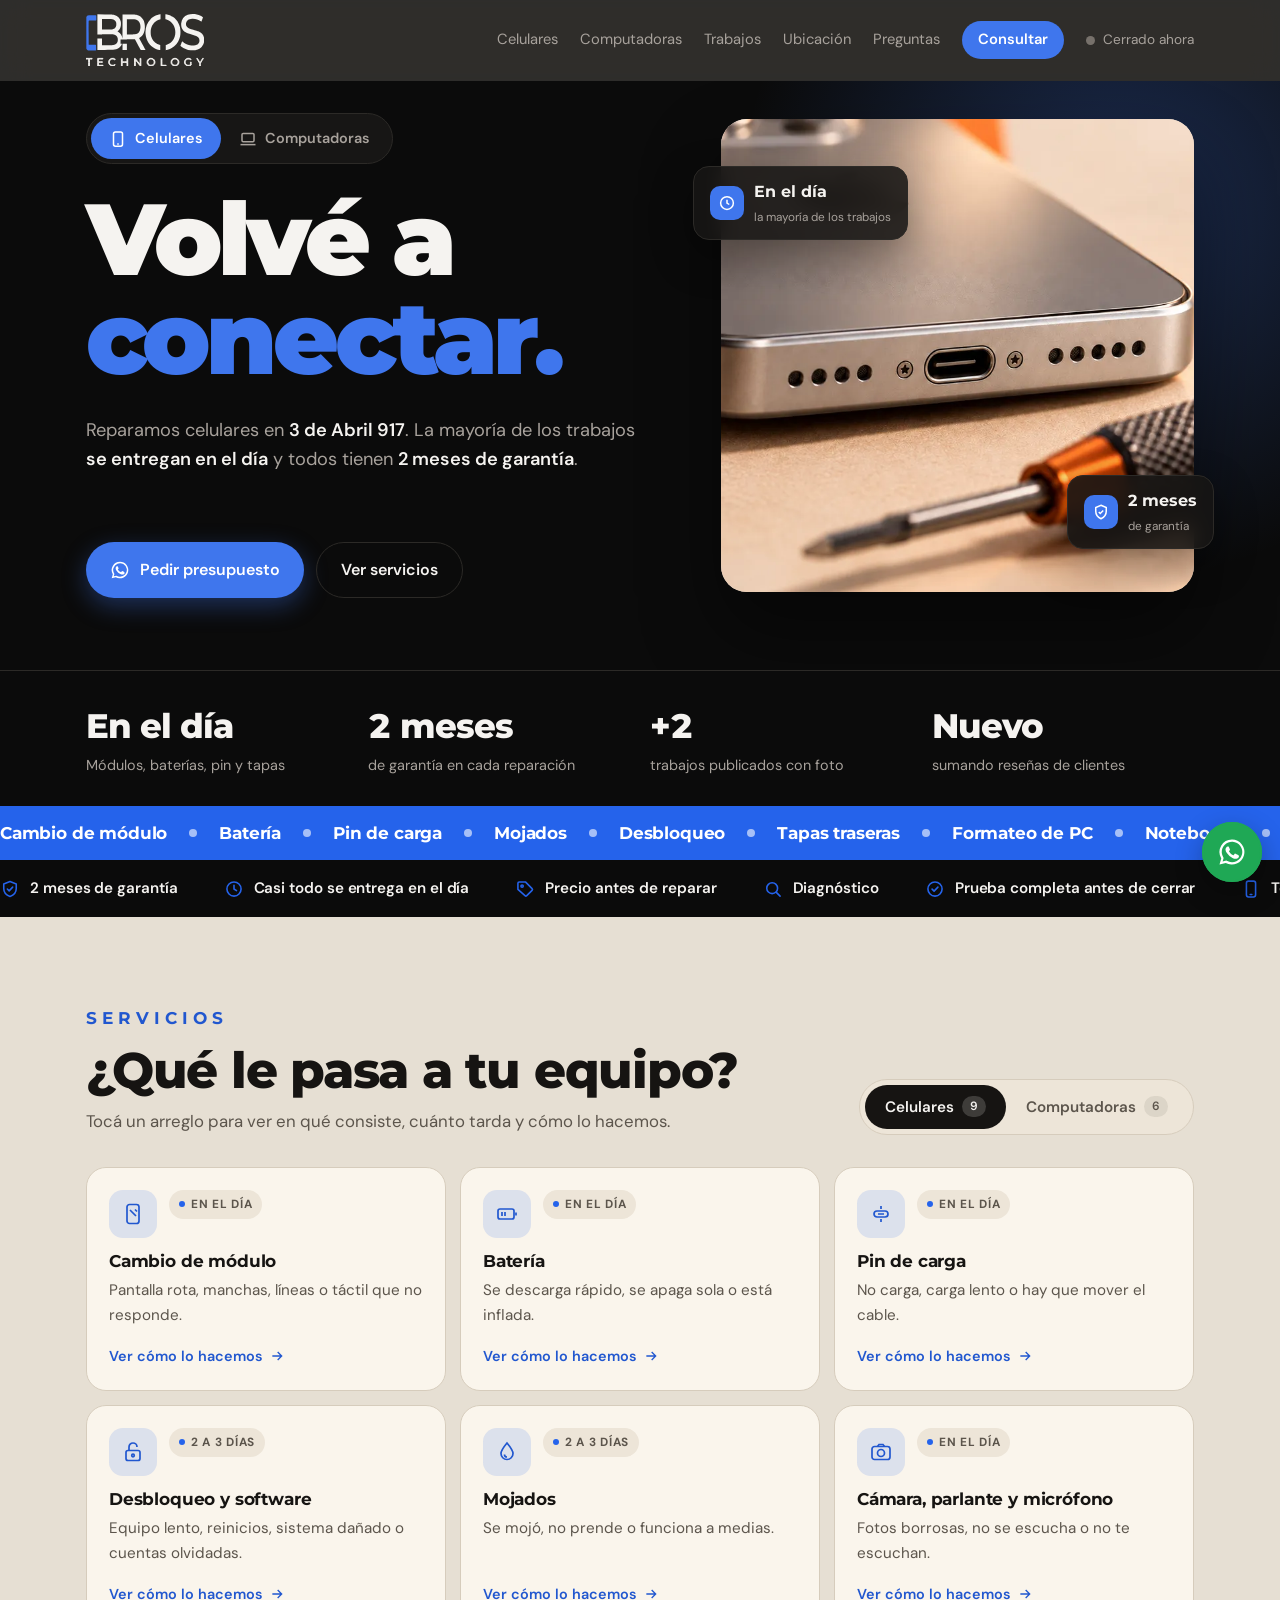
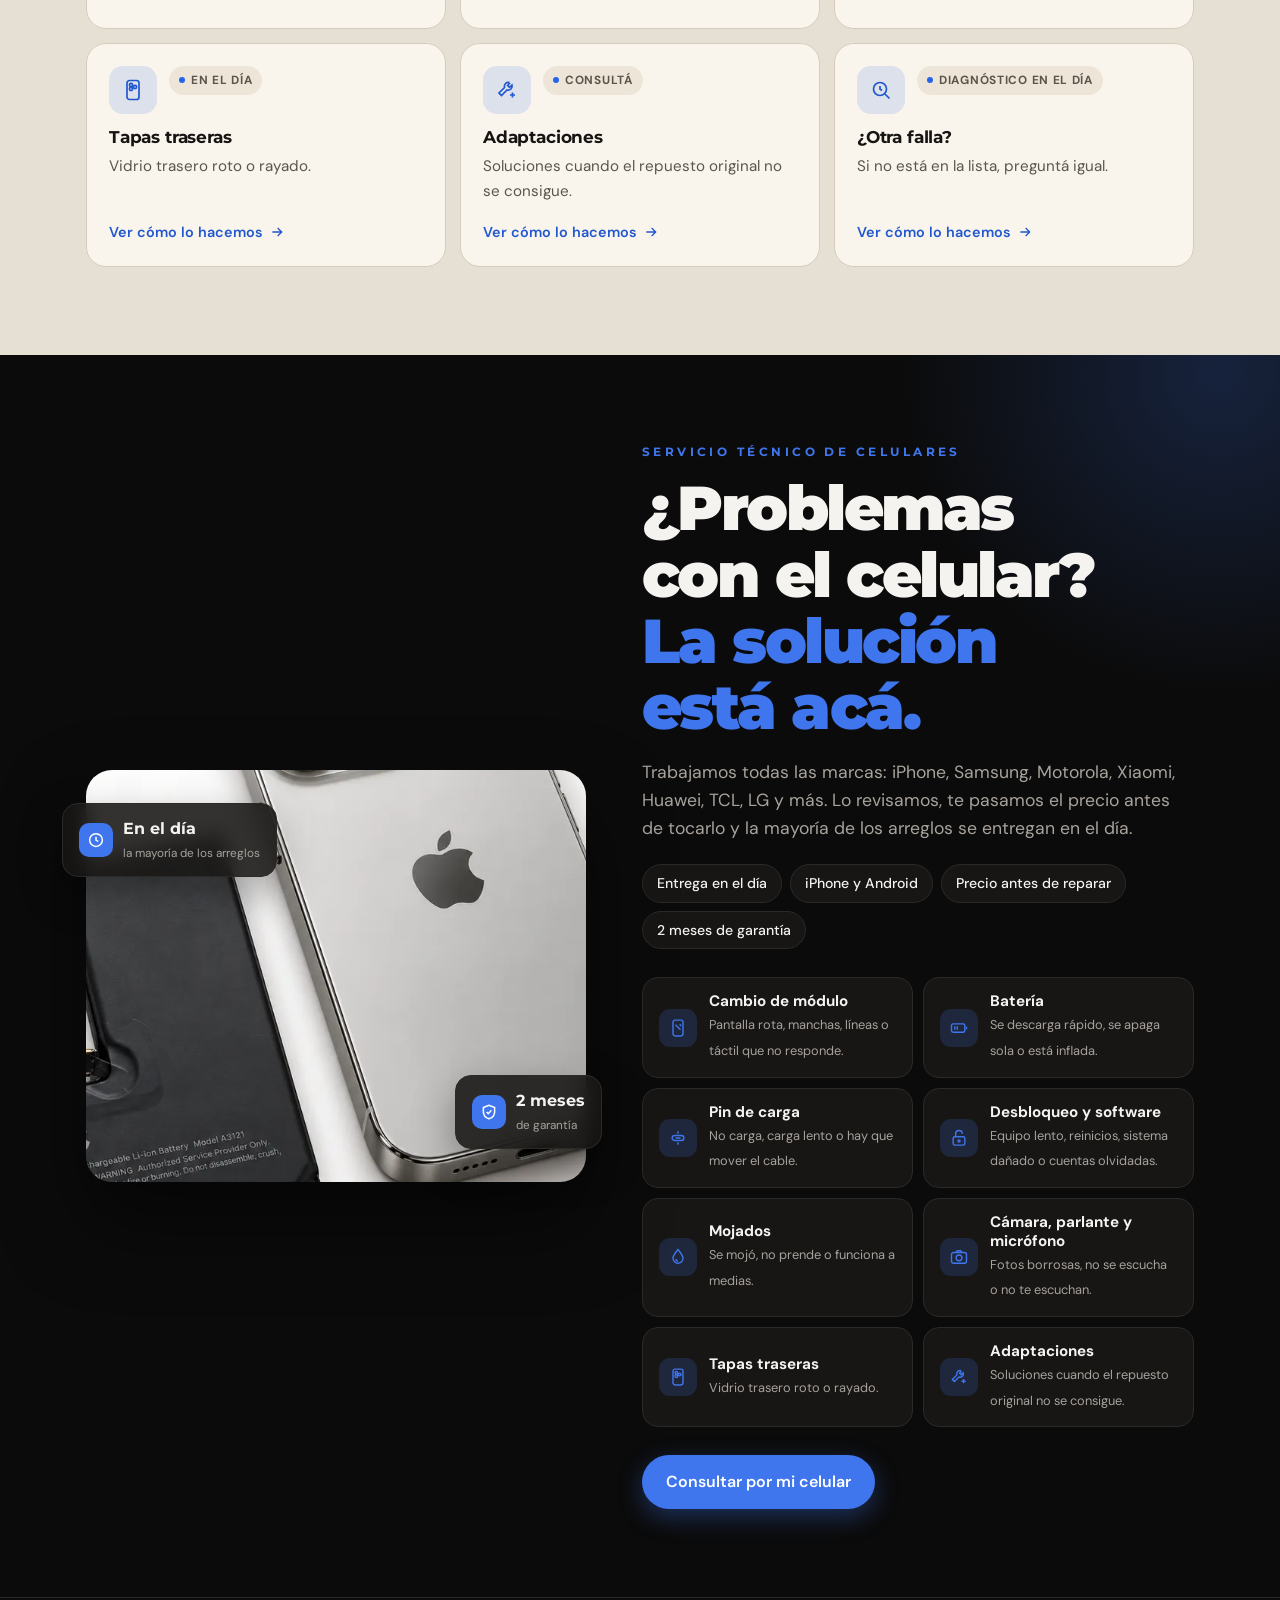
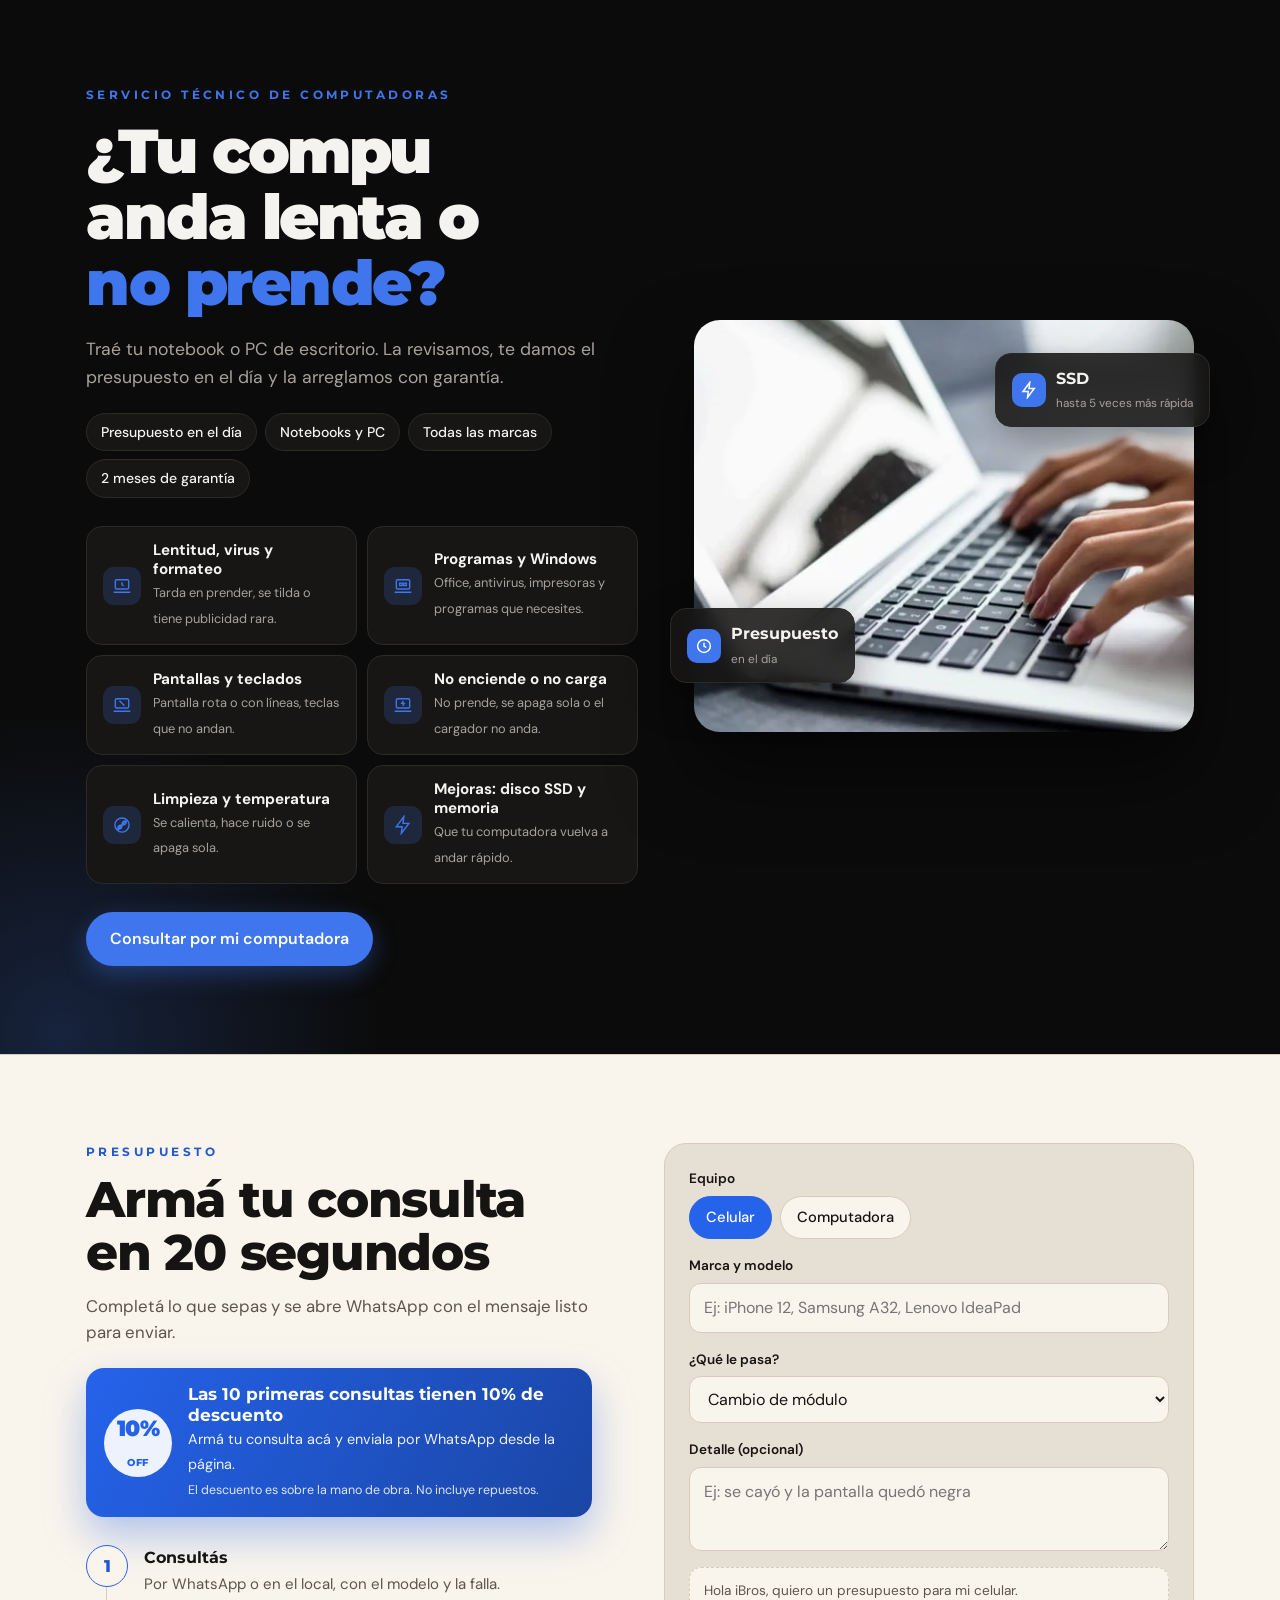
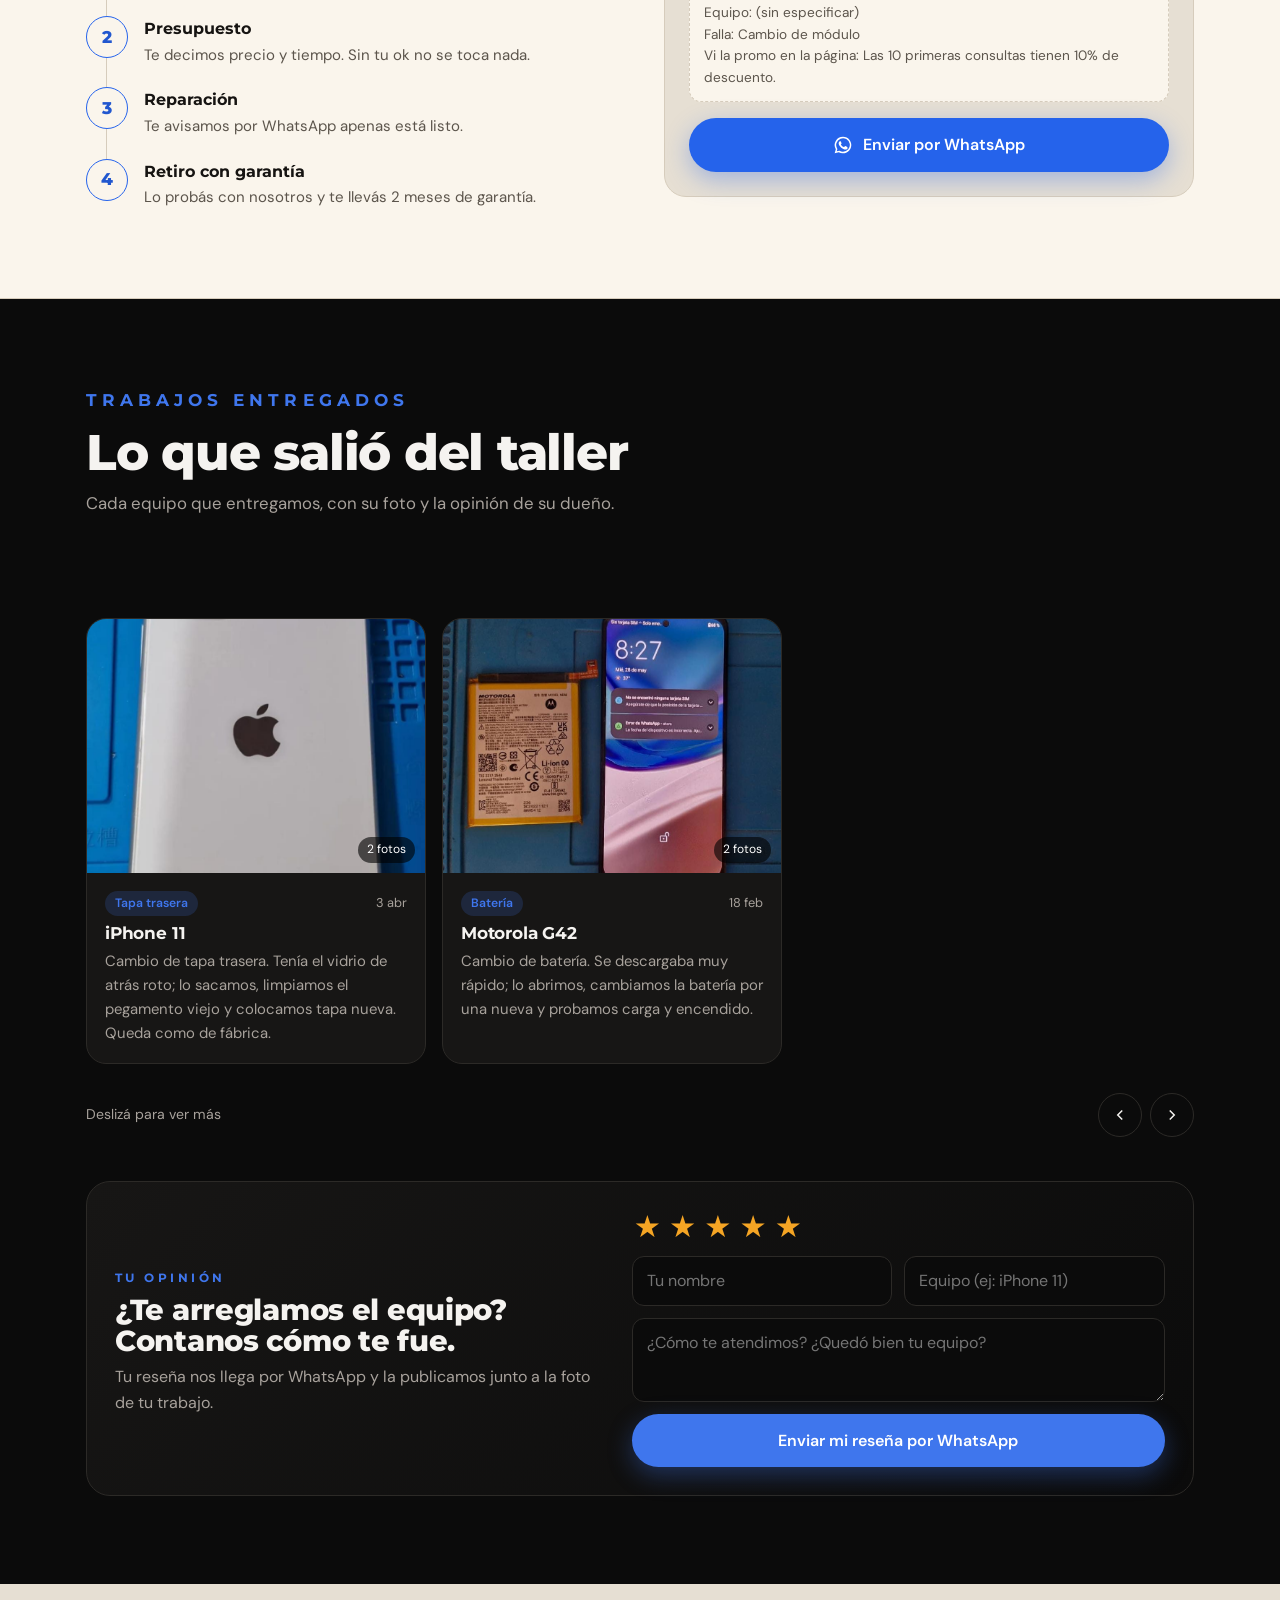
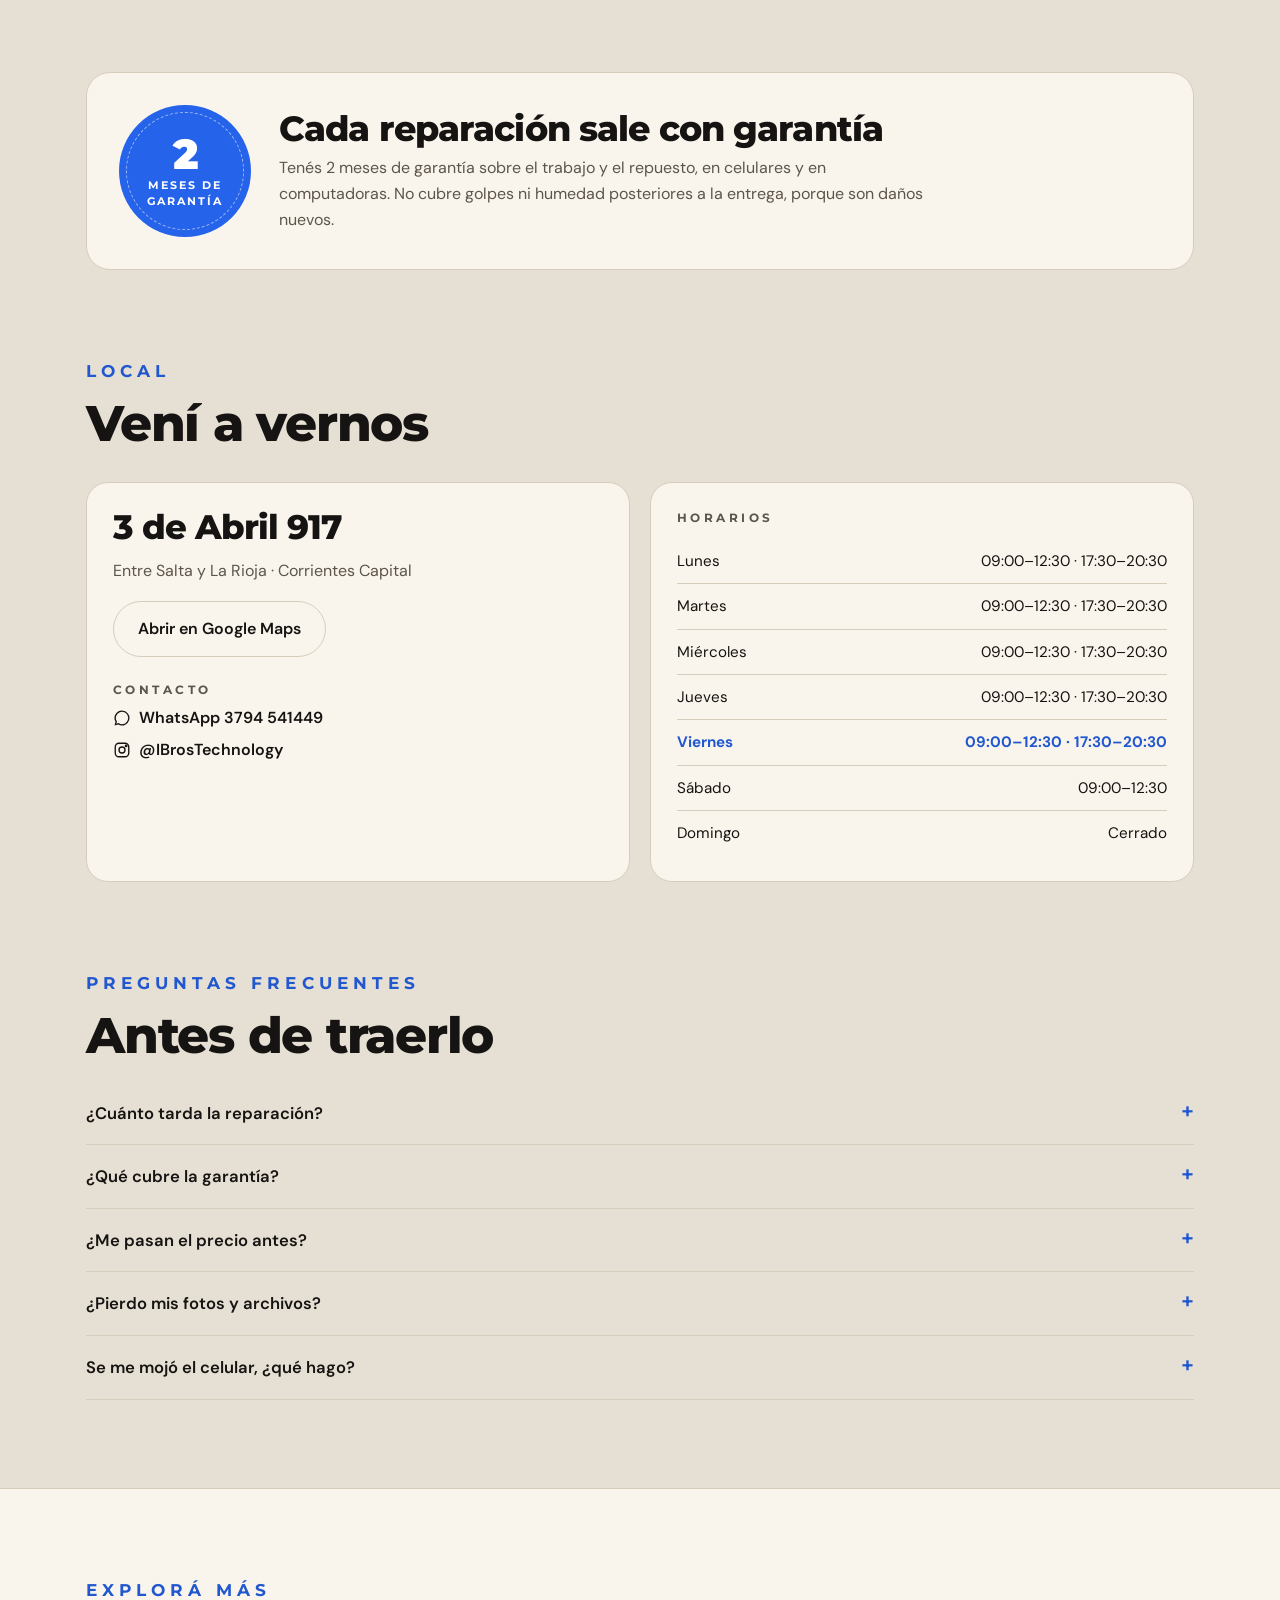
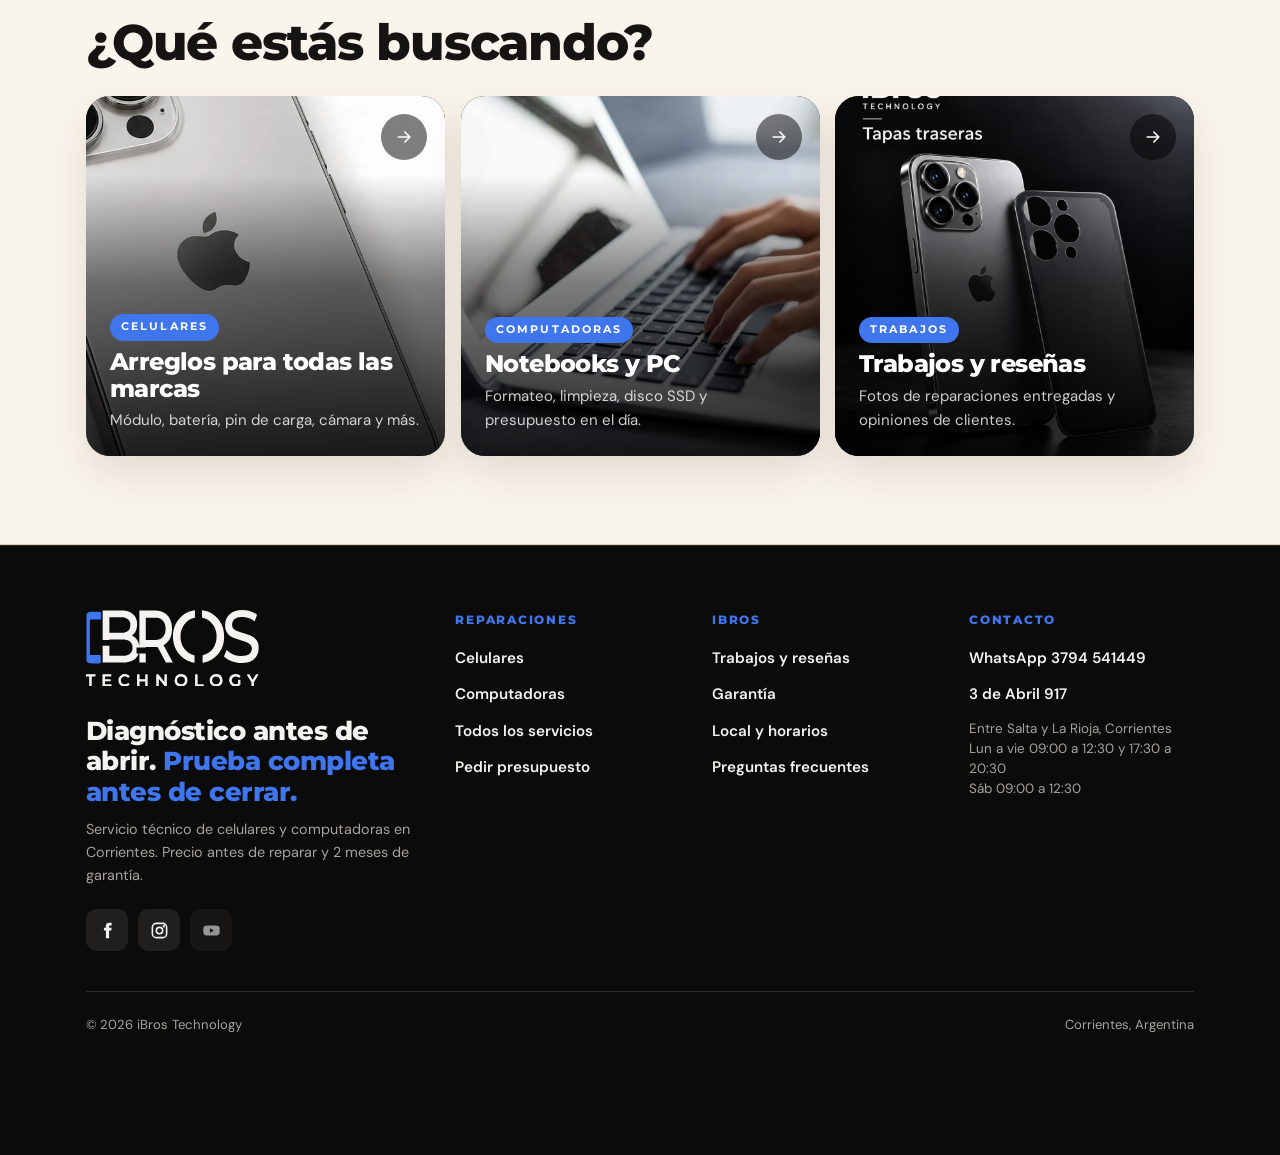
<file: index.html>
<!doctype html>
<html lang="es">
<head>
<meta charset="utf-8">
<meta name="color-scheme" content="only light">
<meta name="viewport" content="width=device-width, initial-scale=1, viewport-fit=cover">
<link rel="canonical" href="https://ibrostechnology.github.io/">
<link rel="icon" href="favicon.svg?v=3" type="image/svg+xml">
<meta property="og:type" content="website">
<meta property="og:locale" content="es_AR">
<meta property="og:title" content="iBros Technology · Servicio técnico en Corrientes">
<meta property="og:description" content="Celulares y computadoras. Reparaciones con 2 meses de garantía. 3 de Abril 917 · WhatsApp 3794 541449.">
<meta property="og:image" content="https://ibrostechnology.github.io/img/og.jpg">
<meta property="og:url" content="https://ibrostechnology.github.io/">
<meta name="twitter:card" content="summary_large_image">
<title>iBros Technology</title>
<script>(function(d){if(window.IntersectionObserver&&window.MutationObserver&&matchMedia("(prefers-reduced-motion: no-preference)").matches){d.classList.add("mv-on");setTimeout(function(){if(!window.__mvOk)d.classList.remove("mv-on")},2500)}})(document.documentElement)</script>
<meta name="description" content="iBros Technology: servicio técnico de celulares y computadoras en Corrientes. Módulos, baterías, pin de carga, mojados, formateo y más, con 2 meses de garantía.">
<meta name="theme-color" content="#0b0b0b">
<link rel="preconnect" href="https://fonts.googleapis.com">
<link rel="preconnect" href="https://fonts.gstatic.com" crossorigin>
<link rel="stylesheet" href="https://fonts.googleapis.com/css2?family=Montserrat:wght@500;600;700;800;900&family=DM+Sans:opsz,wght@9..40,400;9..40,500;9..40,600&display=swap">
<link rel="stylesheet" href="apariencia.css">
<style>
/* Layout: bandas negras de marca alternadas con secciones crema; servicios como botones que abren su ficha con el procedimiento, sección propia para computadoras, carrusel de trabajos con reseñas y WhatsApp siempre a mano */
:root{
  --bg:#e6dfd3; --surface:#faf5ec; --surface-2:#ede5d8; --ink:#161412; --muted:#5c554c; --line:#d6ccbc; --glow:38%;
  --accent:#ee6a1c; --accent-text:#b9500f; --accent-ink:#ffffff; --sand:#e6dccf;
  --band:#0b0b0b; --band-2:#171615; --band-3:#211f1d; --band-ink:#f5f3f0; --band-muted:#a8a29c; --band-line:#2c2a27;
  --wa:#1fa855; --star:#f5a524;
  --display:"Montserrat", "Segoe UI", system-ui, sans-serif;
  --body:"DM Sans", "Segoe UI", system-ui, sans-serif;
  --ease:cubic-bezier(.2,.7,.2,1);
}
:root[data-theme="dark"]{
  --bg:#121110; --surface:#1b1a18; --surface-2:#242220; --ink:#f1eeea; --muted:#aaa39c; --line:#302d2a; --glow:26%;
  --accent:#ff7a2e; --accent-text:#ff8f4d; --accent-ink:#1a0c02; --sand:#2a231c;
  --band:#070707; --band-2:#151413; --band-3:#1f1d1b; --band-line:#272523; color-scheme:dark}

*{box-sizing:border-box}
[hidden]{display:none!important}
html{scroll-behavior:smooth;scroll-padding-top:80px}
@media (max-width:900px){html{scroll-padding-top:118px}}
body{margin:0;background:var(--bg);color:var(--ink);font-family:var(--body);font-size:16px;line-height:1.6;overflow-x:hidden}
.wrap{max-width:1140px;margin:0 auto;padding-left:max(16px,env(safe-area-inset-left,0px));padding-right:max(16px,env(safe-area-inset-right,0px))}
h1,h2,h3{font-family:var(--display);text-wrap:balance;margin:0;line-height:1.06;letter-spacing:-.025em}
h2{font-size:clamp(1.9rem,4.4vw,3.1rem);font-weight:800}
h3{font-size:1.08rem;font-weight:700;letter-spacing:-.01em}
p{margin:0}
a{color:inherit}
img{display:block}
button{font:inherit;color:inherit}
:focus-visible{outline:3px solid var(--accent);outline-offset:3px}
.eyebrow{font-family:var(--display);font-weight:700;font-size:.72rem;letter-spacing:.3em;text-transform:uppercase;color:var(--muted)}
.eyebrow.or{color:var(--accent-text)}
.band .eyebrow.or{color:var(--accent)}

/* Barra de progreso */
.progress{position:fixed;left:0;right:0;top:0;height:3px;z-index:40;transform-origin:0 50%;transform:scaleX(0);background:var(--accent)}

/* Logo */
.logo{display:inline-flex;text-decoration:none;color:inherit;line-height:0}
.logo .lg{height:52px;width:auto;display:block}
footer .logo .lg{height:76px}
.lg-b{fill:var(--accent)}
.lg-w{fill:currentColor}
.lg-t{fill:currentColor;stroke:currentColor;stroke-width:12px;stroke-linejoin:round}

/* Botones */
.btn{display:inline-flex;align-items:center;justify-content:center;gap:10px;padding:14px 24px;border-radius:999px;font-weight:600;text-decoration:none;font-size:1rem;border:0;cursor:pointer;font-family:var(--body);transition:translate .25s var(--ease),box-shadow .25s var(--ease),background .25s,border-color .25s,color .25s}
.btn svg{width:20px;height:20px;flex:none}
.btn-or{background:var(--accent);color:var(--accent-ink);box-shadow:0 8px 24px color-mix(in srgb,var(--accent) 35%,transparent)}
.btn-or:hover{translate:0 -2px;box-shadow:0 12px 30px color-mix(in srgb,var(--accent) 50%,transparent)}
.btn-ghost{border:1.5px solid var(--band-line);color:var(--band-ink)}
.btn-ghost:hover{border-color:var(--band-ink)}
.btn-line{border:1.5px solid var(--line);color:var(--ink);background:var(--surface)}
.btn-line:hover{border-color:var(--ink)}

/* Foco de luz que sigue al puntero */
.spot{position:relative;isolation:isolate}
.spot::before{content:"";position:absolute;inset:0;border-radius:inherit;z-index:-1;pointer-events:none;opacity:0;transition:opacity .3s;
  background:radial-gradient(360px circle at var(--x,50%) var(--y,50%),color-mix(in srgb,var(--accent) var(--glow),transparent),color-mix(in srgb,var(--accent) 6%,transparent) 55%,transparent 75%)}
.spot::after{content:"";position:absolute;inset:0;border-radius:inherit;padding:1.5px;pointer-events:none;opacity:0;transition:opacity .3s;
  background:radial-gradient(220px circle at var(--x,50%) var(--y,50%),var(--accent),transparent 70%);
  -webkit-mask:linear-gradient(#000 0 0) content-box,linear-gradient(#000 0 0);-webkit-mask-composite:xor;mask:linear-gradient(#000 0 0) content-box exclude,linear-gradient(#000 0 0)}
.spot:hover::before,.spot:hover::after,.spot.touch::before,.spot.touch::after{opacity:1}

/* Barra superior */
.bar{position:sticky;top:0;z-index:30;background:color-mix(in srgb,var(--band) 84%,transparent);backdrop-filter:blur(14px) saturate(1.4);-webkit-backdrop-filter:blur(14px) saturate(1.4);color:var(--band-ink);border-bottom:1px solid transparent;transition:border-color .3s;padding-top:env(safe-area-inset-top,0px)}
.bar.scrolled{border-bottom-color:var(--band-line)}
.bar .wrap{display:flex;align-items:center;justify-content:space-between;gap:16px;padding-block:14px}
.bar .wrap>.status{margin-left:6px}
.bar nav{display:flex;align-items:center;gap:22px;font-size:.92rem;margin-left:auto}
.bar nav a{text-decoration:none;color:var(--band-muted);transition:color .2s}
.bar nav a:hover{color:var(--band-ink)}
.bar nav a.on:not(.cta){color:var(--accent);font-weight:600}
.bar nav a.cta{display:inline-flex;align-items:center;padding:7px 16px;border-radius:99px;background:var(--accent);color:var(--accent-ink);font-weight:600;transition:filter .2s}
.bar nav a.cta:hover{color:var(--accent-ink);filter:brightness(1.08)}
.status{display:inline-flex;align-items:center;gap:8px;font-size:.85rem;color:var(--band-muted);white-space:nowrap}
.dot{width:9px;height:9px;border-radius:50%;background:#77716b;position:relative}
.dot.on{background:var(--wa)}
.dot.on::after{content:"";position:absolute;inset:-4px;border-radius:50%;border:2px solid var(--wa);animation:ping 2s var(--ease) infinite}
@keyframes ping{from{transform:scale(.6);opacity:.9}to{transform:scale(1.8);opacity:0}}

/* Inicio */
.band{background:var(--band);color:var(--band-ink)}
.band .eyebrow{color:var(--band-muted)}
.hero{position:relative;overflow:hidden}
.hero::before{content:"";position:absolute;width:760px;height:760px;right:-220px;top:-260px;border-radius:50%;background:radial-gradient(closest-side,color-mix(in srgb,var(--accent) 30%,transparent),transparent);pointer-events:none;transition:transform 1.2s var(--ease)}
.hero[data-mode="pc"]::before{transform:translate(-140px,120px)}
.hero .wrap{position:relative;display:grid;grid-template-columns:1.1fr .9fr;gap:56px;align-items:center;padding-block:32px 72px}
.switch{display:inline-flex;position:relative;padding:4px;border-radius:999px;background:var(--band-2);border:1px solid var(--band-line)}
.switch button{position:relative;z-index:1;border:0;background:none;cursor:pointer;padding:9px 18px;border-radius:999px;font-weight:600;font-size:.9rem;color:var(--band-muted);display:inline-flex;align-items:center;gap:8px;transition:color .3s}
.switch button svg{width:18px;height:18px}
.switch button[aria-pressed="true"]{color:var(--accent-ink)}
.switch .knob{position:absolute;top:4px;bottom:4px;left:4px;border-radius:999px;background:var(--accent);transition:left .45s var(--ease),width .45s var(--ease)}
.hero h1{font-size:clamp(3rem,8.2vw,6.3rem);font-weight:900;letter-spacing:-.045em;margin-top:26px;line-height:.98;min-height:2em}
.hero h1 .ln{display:block}
.hero h1 .ln:last-child{color:var(--accent)}
.hero .lead{margin-top:24px;font-size:1.14rem;color:var(--band-muted);max-width:44ch;min-height:5.4em}
.hero .lead b{color:var(--band-ink);font-weight:600}
.swap{transition:opacity .35s var(--ease),translate .35s var(--ease)}
.swap.out{opacity:0;translate:0 10px}
.ctas{display:flex;flex-wrap:wrap;gap:12px;margin-top:28px}
.visual{position:relative;perspective:1000px}
.visual .frame{position:relative;border-radius:26px;overflow:hidden;aspect-ratio:1/1;max-width:100%;background:var(--sand);transform:rotateX(var(--rx,0deg)) rotateY(var(--ry,0deg));transition:transform .5s var(--ease);box-shadow:0 40px 80px rgba(0,0,0,.45)}
.visual .frame img{position:absolute;inset:0;width:100%;height:100%;object-fit:cover;transition:opacity .7s var(--ease),scale 1.2s var(--ease)}
.visual .frame img.off{opacity:0;scale:1.06}
.pill{position:absolute;display:flex;align-items:center;gap:10px;padding:12px 16px;border-radius:16px;background:color-mix(in srgb,var(--band-2) 88%,transparent);backdrop-filter:blur(10px);-webkit-backdrop-filter:blur(10px);border:1px solid var(--band-line);color:var(--band-ink);font-size:.88rem;box-shadow:0 16px 40px rgba(0,0,0,.35);animation:float 6s ease-in-out infinite}
.pill b{display:block;font-family:var(--display);font-size:1rem}
.pill small{color:var(--band-muted)}
.pill .ic{width:34px;height:34px;border-radius:10px;display:grid;place-items:center;background:var(--accent);color:var(--accent-ink);flex:none}
.pill .ic svg{width:18px;height:18px}
.pill.p1{left:-28px;top:10%}
.pill.p2{right:-20px;bottom:9%;animation-delay:-3s}
@keyframes float{0%,100%{translate:0 0}50%{translate:0 -10px}}

.facts{border-top:1px solid var(--band-line)}
.facts .wrap{display:grid;grid-template-columns:repeat(4,minmax(0,1fr));gap:20px;padding-block:28px}
.fact{display:flex;flex-direction:column;gap:2px}
.fact b{font-family:var(--display);font-weight:800;font-size:clamp(1.5rem,3vw,2.1rem);letter-spacing:-.03em;font-variant-numeric:tabular-nums}
.fact span{color:var(--band-muted);font-size:.9rem}

@media (prefers-reduced-motion:no-preference){
  .ld{animation:rise .9s var(--ease) both;animation-delay:var(--d,0s)}
}
@keyframes rise{from{opacity:0;translate:0 26px}to{opacity:1;translate:0 0}}

/* Cinta */
.ticker{background:var(--accent);color:var(--accent-ink);overflow:hidden;white-space:nowrap;padding-block:14px;font-family:var(--display);font-weight:700;font-size:1.05rem;letter-spacing:-.01em}
.ticker .track{display:inline-flex;animation:slide 40s linear infinite}
.ticker span{display:inline-flex;align-items:center;gap:22px;padding-right:22px}
.ticker span::after{content:"";width:8px;height:8px;border-radius:50%;background:currentColor;opacity:.6}
.ticker:hover .track{animation-play-state:paused}
@keyframes slide{to{transform:translateX(-50%)}}

/* Franja de confianza (corre al revés que la cinta naranja) */
.trust{background:var(--band);color:var(--band-ink);overflow:hidden;white-space:nowrap}
.trust ul{list-style:none;margin:0;padding:16px 0;display:flex;width:max-content}
.trust.go ul{animation:slideBack var(--dur,50s) linear infinite}
.trust li{display:inline-flex;align-items:center;gap:10px;padding-right:46px;font-weight:600;font-size:.95rem;letter-spacing:-.005em}
.trust svg{width:20px;height:20px;flex:none;color:var(--accent)}
.trust:hover ul{animation-play-state:paused}
@keyframes slideBack{from{transform:translateX(-50%)}to{transform:none}}

/* Explorá más */
.xp{display:grid;grid-template-columns:repeat(3,minmax(0,1fr));gap:16px}
.xp-card{position:relative;isolation:isolate;overflow:hidden;display:flex;flex-direction:column;justify-content:flex-end;min-height:360px;padding:24px;border-radius:24px;background:var(--band);color:#fff;text-decoration:none;box-shadow:0 18px 40px rgba(60,30,5,.12);transition:translate .35s var(--ease),box-shadow .35s var(--ease)}
.xp-card img{position:absolute;inset:0;z-index:-2;width:100%;height:100%;object-fit:cover;transition:scale .8s var(--ease)}
.xp-card::before{content:"";position:absolute;inset:0;z-index:-1;background:linear-gradient(180deg,rgba(0,0,0,0) 22%,rgba(0,0,0,.5) 52%,rgba(0,0,0,.86) 100%)}
.xp-card:hover{translate:0 -4px;box-shadow:0 26px 56px rgba(60,30,5,.22)}
.xp-card:hover img{scale:1.06}
.xp-k{align-self:flex-start;padding:5px 11px;border-radius:99px;background:var(--accent);color:var(--accent-ink);font-family:var(--display);font-weight:700;font-size:.66rem;letter-spacing:.2em;text-transform:uppercase}
.xp-card b{font-family:var(--display);font-weight:800;font-size:1.5rem;letter-spacing:-.025em;line-height:1.1;margin-top:8px}
.xp-card p{color:rgba(255,255,255,.8);font-size:.94rem;margin-top:6px}
.xp-go{position:absolute;top:18px;right:18px;width:46px;height:46px;border-radius:50%;display:grid;place-items:center;background:rgba(0,0,0,.5);backdrop-filter:blur(8px);-webkit-backdrop-filter:blur(8px);color:#fff;transition:background .3s,rotate .35s var(--ease)}
.xp-go svg{width:20px;height:20px}
.xp-card:hover .xp-go{background:var(--accent);rotate:-45deg}

/* Movimiento al hacer scroll: lo prende el script "mv" (sin JS o con "reducir movimiento" todo se ve quieto) */
:root{--mv-ease:cubic-bezier(.16,1,.3,1)}
.reveal>:nth-child(2){--ri:1}.reveal>:nth-child(3){--ri:2}.reveal>:nth-child(4){--ri:3}.reveal>:nth-child(5){--ri:4}.reveal>:nth-child(6){--ri:5}.reveal>:nth-child(7){--ri:6}.reveal>:nth-child(8){--ri:7}.reveal>:nth-child(9){--ri:8}
.mv-on .reveal:not(.pcvis,.spot,.xp-card):not(.in)>:not(.mv-each),.mv-on .reveal:is(.spot,.xp-card):not(.in),.mv-on .mv-up:not(.in),.mv-on .pcvis.reveal:not(.in) .frame{opacity:0}
.mv-on .reveal:not(.pcvis,.spot,.xp-card).in>:not(.mv-each,.mv-words){animation:mvText 1s var(--mv-ease) backwards;animation-delay:calc(var(--rd,0s) + var(--ri,0) * 90ms)}
.mv-on .reveal:is(.spot,.xp-card).in,.mv-on .pcvis.reveal.in .frame{animation:mvCard 1.2s var(--mv-ease) var(--rd,0s) backwards}
.mv-on .mv-up.in{animation:mvRise 1s var(--mv-ease) var(--rd,0s) backwards}
/* Títulos: cada palabra sube desde atrás de una máscara */
.mv-on .mvm{display:inline-block;overflow:hidden;vertical-align:top;padding:.1em .05em .18em;margin:-.1em -.05em -.18em}
.mv-on .mvi{display:inline-block;transform-origin:0 100%}
.mv-on .mv-words:not(.in) .mvi{translate:0 118%}
.mv-on .mv-words.in .mvi{animation:mvWord 1.25s var(--mv-ease) backwards;animation-delay:calc(var(--rd,0s) + var(--ri,0) * 90ms + var(--wi,0) * 55ms)}
/* Fotos: se descubren de abajo hacia arriba y se acomodan; después acompañan el scroll */
.mv-on .pcvis .frame img{scale:1.1;translate:0 var(--py,0%)}
.mv-on .pcvis.reveal.in .frame img{animation:mvPhoto 1.6s var(--mv-ease) calc(var(--rd,0s) + .1s) backwards}
.mv-on .pcvis.reveal .pill{transition:opacity .9s var(--mv-ease),scale .9s var(--mv-ease);transition-delay:calc(var(--rd,0s) + .7s)}
.mv-on .pcvis.reveal .pill.p2{transition-delay:calc(var(--rd,0s) + .85s)}
.mv-on .pcvis.reveal:not(.in) .pill{opacity:0;scale:.82}
.mv-on .xp-card.reveal.in img{animation:mvZoom 1.8s var(--mv-ease) var(--rd,0s) backwards}
@keyframes mvText{from{opacity:0;translate:0 26px;filter:blur(6px)}}
@keyframes mvRise{from{opacity:0;translate:0 34px}}
@keyframes mvCard{from{opacity:0;translate:0 48px;scale:.97}}
@keyframes mvWord{from{translate:0 118%;rotate:6deg}}
@keyframes mvPhoto{from{clip-path:inset(100% 0 0 0);scale:1.35}to{clip-path:inset(0 0 0 0)}}
@keyframes mvZoom{from{scale:1.25}}
/* Inclinación 3D de las fotos, como la del inicio: sigue al mouse y, en el celular, acompaña el scroll */
.tilt{transform:perspective(1000px) rotateX(var(--rx,0deg)) rotateY(var(--ry,0deg));will-change:transform}
.pcvis .frame.tilt{transition:transform .5s var(--ease)}
.xp-card.tilt{transition:translate .35s var(--ease),box-shadow .35s var(--ease),transform .5s var(--ease)}
.job.tilt{transition:translate .35s var(--ease),transform .5s var(--ease)}
/* Fotos de los trabajos: sin menú de guardar, sin arrastrar y sin seleccionar */
.job-img img,.lb-pics img{-webkit-touch-callout:none;-webkit-user-select:none;user-select:none;-webkit-user-drag:none;pointer-events:none}
.lb-pics{-webkit-touch-callout:none;-webkit-user-select:none;user-select:none}
/* Anuncio de descuento en Presupuesto */
.promo{position:relative;overflow:hidden;isolation:isolate;display:flex;align-items:center;gap:16px;margin-top:22px;padding:16px 18px;border-radius:18px;background:linear-gradient(120deg,var(--accent),color-mix(in srgb,var(--accent) 70%,#000));color:#fff;box-shadow:0 18px 40px color-mix(in srgb,var(--accent) 35%,transparent);max-width:46ch}
.promo::after{content:"";position:absolute;inset:0;z-index:-1;background:linear-gradient(105deg,transparent 35%,rgba(255,255,255,.35) 50%,transparent 65%);translate:-100% 0}
.promo .pct{flex:none;display:grid;place-items:center;width:68px;height:68px;border-radius:50%;background:#fff;color:var(--accent);font-family:Montserrat,sans-serif;font-weight:900;font-size:1.35rem;line-height:1;letter-spacing:-.04em;text-align:center}
.promo[hidden]{display:none}
.promo .pct svg{width:30px;height:30px}
.promo em{display:block;margin-top:4px;font-style:normal;font-size:.78rem;opacity:.85}
.promo .pct small{display:block;font-size:.62rem;letter-spacing:.08em;font-weight:800}
.promo b{display:block;font-family:Montserrat,sans-serif;font-size:1.08rem;line-height:1.2}
.promo span{font-size:.9rem;opacity:.92}
@media (prefers-reduced-motion:no-preference){.promo::after{animation:promoShine 3.2s ease-in-out infinite}.promo .pct{animation:promoPop 2.4s var(--ease) infinite}}
@keyframes promoShine{0%,55%{translate:-100% 0}100%{translate:100% 0}}
@keyframes promoPop{0%,70%,100%{scale:1}80%{scale:1.1}90%{scale:.97}}

section{padding-block:88px}
.head{display:flex;flex-direction:column;gap:12px;max-width:62ch}
.head p{color:var(--muted);font-size:1.05rem}
.band .head p{color:var(--band-muted)}
.head-row{display:flex;flex-wrap:wrap;align-items:flex-end;justify-content:space-between;gap:20px;margin-bottom:32px}

/* Pestañas */
.tabs{display:inline-flex;position:relative;padding:5px;border-radius:999px;background:var(--surface-2);border:1px solid var(--line)}
.tabs button{position:relative;z-index:1;border:0;background:none;cursor:pointer;padding:10px 20px;border-radius:999px;font-weight:600;font-size:.95rem;color:var(--muted);display:inline-flex;align-items:center;gap:8px;transition:color .3s}
.tabs button small{font-size:.75rem;padding:1px 8px;border-radius:99px;background:color-mix(in srgb,var(--ink) 8%,transparent)}
.tabs button[aria-selected="true"]{color:var(--band-ink)}
.tabs button[aria-selected="true"] small{background:color-mix(in srgb,var(--band-ink) 18%,transparent)}
.tabs .knob{position:absolute;top:5px;bottom:5px;left:5px;border-radius:999px;background:var(--ink);transition:left .45s var(--ease),width .45s var(--ease)}

/* Servicios */
.svcs{display:grid;grid-template-columns:repeat(3,minmax(0,1fr));gap:14px}
.svc{text-align:left;cursor:pointer;background:var(--surface);border:1px solid var(--line);border-radius:20px;padding:22px;display:flex;flex-direction:column;gap:8px;transition:translate .35s var(--ease),box-shadow .35s var(--ease)}
.svc:hover{translate:0 -4px;box-shadow:0 22px 48px rgba(120,60,10,.16)}
.svc .top{display:flex;align-items:flex-start;justify-content:space-between;gap:12px}
.svc .ic{width:48px;height:48px;border-radius:14px;display:grid;place-items:center;background:color-mix(in srgb,var(--accent) 14%,transparent);color:var(--accent-text);transition:transform .35s var(--ease),background .35s,color .35s}
.svc .ic svg{width:24px;height:24px}
.svc:hover .ic{transform:rotate(-8deg) scale(1.06);background:var(--accent);color:var(--accent-ink)}
.time{display:inline-flex;align-items:center;gap:6px;font-size:.74rem;font-weight:700;letter-spacing:.06em;text-transform:uppercase;padding:5px 10px;border-radius:99px;background:var(--surface-2);color:var(--muted);white-space:nowrap}
.time::before{content:"";width:6px;height:6px;border-radius:50%;background:var(--accent)}
.svc h3{margin-top:6px}
.svc p{color:var(--muted);font-size:.95rem}
.svc .more{margin-top:auto;padding-top:10px;font-weight:600;font-size:.9rem;color:var(--accent-text);display:inline-flex;align-items:center;gap:6px}
.svc .more svg{width:16px;height:16px;transition:translate .3s var(--ease)}
.svc:hover .more svg{translate:4px 0}
.grid-in{animation:gridIn .5s var(--ease) both}
@keyframes gridIn{from{opacity:0;translate:0 14px}to{opacity:1;translate:0 0}}

/* Computadoras */
.pc{position:relative;overflow:hidden}
.pc::before{content:"";position:absolute;width:640px;height:640px;left:-260px;bottom:-300px;border-radius:50%;background:radial-gradient(closest-side,color-mix(in srgb,var(--accent) 22%,transparent),transparent);pointer-events:none}
.pc .wrap{position:relative;display:grid;grid-template-columns:1.05fr .95fr;gap:56px;align-items:center}
.pc h2{font-size:clamp(2.2rem,5.4vw,3.9rem);font-weight:900;letter-spacing:-.04em}
.pc h2 em{font-style:normal;color:var(--accent)}
.badges{display:flex;flex-wrap:wrap;gap:8px;margin-top:22px}
.badges span{padding:7px 14px;border-radius:99px;border:1px solid var(--band-line);background:var(--band-2);font-size:.88rem;font-weight:500}
.pclist{display:grid;grid-template-columns:1fr 1fr;gap:10px;margin-top:28px}
.pcbtn{display:flex;align-items:center;gap:12px;text-align:left;cursor:pointer;padding:14px 16px;border-radius:16px;border:1px solid var(--band-line);background:var(--band-2);color:var(--band-ink);transition:translate .3s var(--ease)}
.pcbtn:hover{translate:0 -3px}
.pcbtn .ic{width:38px;height:38px;border-radius:11px;flex:none;display:grid;place-items:center;background:color-mix(in srgb,var(--accent) 18%,transparent);color:var(--accent)}
.pcbtn .ic svg{width:20px;height:20px}
.pcbtn b{display:block;font-size:.95rem;line-height:1.25}
.pcbtn small{color:var(--band-muted);font-size:.8rem}
.pcvis{position:relative}
.pcvis .frame{border-radius:26px;overflow:hidden;aspect-ratio:4/3.3;max-width:100%;background:var(--band-2);box-shadow:0 40px 80px rgba(0,0,0,.5)}
.pcvis .frame img{width:100%;height:100%;object-fit:cover}
.pcvis .pill.p1{left:-24px;top:auto;bottom:12%}
.pcvis .pill.p2{right:-16px;top:8%;bottom:auto}
.cel .wrap{grid-template-columns:.95fr 1.05fr}
.cel .pcvis{order:-1}
.cel .pcvis .pill.p1{top:8%;bottom:auto}
.cel .pcvis .pill.p2{top:auto;bottom:8%}
.cel::before{left:auto;right:-260px;bottom:auto;top:-300px}
.cel+.pc{border-top:1px solid var(--band-line)}

/* Trabajos */
.rating{display:flex;align-items:center;gap:14px;padding:14px 18px;border-radius:16px;background:var(--band-2);border:1px solid var(--band-line)}
.rating b{font-family:var(--display);font-weight:800;font-size:2rem;letter-spacing:-.03em;line-height:1}
.rating small{display:block;color:var(--band-muted);font-size:.82rem}
.stars{color:var(--star);letter-spacing:2px;font-size:1rem}
.stars .off{color:var(--band-line)}
.filters{display:flex;gap:8px;overflow-x:auto;padding-bottom:6px;margin-bottom:22px;scrollbar-width:none}
.filters::-webkit-scrollbar{display:none}
.filters button{flex:none;border:1.5px solid var(--band-line);background:transparent;color:var(--band-muted);border-radius:999px;padding:8px 16px;cursor:pointer;font-weight:500;font-size:.9rem;transition:all .2s}
.filters button:hover{color:var(--band-ink);border-color:var(--band-muted)}
.filters button[aria-pressed="true"]{background:var(--band-ink);color:var(--band);border-color:var(--band-ink)}
.rail{display:grid;grid-auto-flow:column;grid-auto-columns:minmax(280px,340px);gap:16px;overflow-x:auto;scroll-snap-type:x mandatory;padding-bottom:14px;scrollbar-width:thin;scrollbar-color:var(--band-line) transparent}
.job{scroll-snap-align:start;background:var(--band-2);border:1px solid var(--band-line);border-radius:20px;overflow:hidden;display:flex;flex-direction:column;transition:translate .35s var(--ease)}
.job:hover{translate:0 -4px}
.job-img{position:relative;display:block;width:100%;aspect-ratio:4/3;border:0;padding:0;cursor:zoom-in;background:var(--band);overflow:hidden}
.job-img img{width:100%;height:100%;object-fit:cover;transition:scale .6s var(--ease)}
.job:hover .job-img img{scale:1.05}
.job-img .n{position:absolute;right:10px;bottom:10px;background:rgba(0,0,0,.6);color:#fff;font-size:.75rem;padding:3px 9px;border-radius:99px}
.job-img .ex{position:absolute;left:10px;top:10px;background:var(--star);color:#1d1400;font-size:.7rem;font-weight:700;letter-spacing:.08em;text-transform:uppercase;padding:3px 9px;border-radius:99px}
.job-body{padding:18px;display:flex;flex-direction:column;gap:8px;flex:1}
.job-meta{display:flex;align-items:center;justify-content:space-between;gap:10px;font-size:.8rem;color:var(--band-muted)}
.chip{display:inline-block;padding:3px 10px;border-radius:99px;background:color-mix(in srgb,var(--accent) 18%,transparent);color:var(--accent);font-weight:600;font-size:.76rem}
.job-desc{color:var(--band-muted);font-size:.93rem}
.job blockquote{margin:auto 0 0;padding-top:12px;border-top:1px dashed var(--band-line);font-size:.95rem}
.job blockquote p::before{content:"“"}
.job blockquote p::after{content:"”"}
.job blockquote footer{margin-top:6px;display:flex;align-items:center;gap:8px;font-size:.82rem;color:var(--band-muted)}
.empty{border:1.5px dashed var(--band-line);border-radius:20px;padding:40px 24px;text-align:center;color:var(--band-muted);display:flex;flex-direction:column;align-items:center;gap:10px}
.empty b{color:var(--band-ink);font-family:var(--display);font-size:1.2rem}
.rail-row{display:flex;align-items:center;justify-content:space-between;gap:16px;margin-top:14px}
.rail-nav{display:flex;gap:8px}
.rail-nav button{width:44px;height:44px;border-radius:50%;border:1.5px solid var(--band-line);background:transparent;cursor:pointer;display:grid;place-items:center;transition:border-color .2s}
.rail-nav button:hover{border-color:var(--band-ink)}
.rail-nav svg{width:18px;height:18px}
.review{margin-top:44px;display:grid;grid-template-columns:1fr 1.1fr;gap:32px;align-items:center;padding:28px;border-radius:24px;background:linear-gradient(135deg,var(--band-2),var(--band));border:1px solid var(--band-line)}
.review h3{font-size:clamp(1.3rem,2.6vw,1.8rem);font-weight:800}
.review p{color:var(--band-muted);margin-top:8px}
.rv-form{display:flex;flex-direction:column;gap:12px}
.rv-stars{display:flex;gap:4px}
.rv-stars button{border:0;background:none;cursor:pointer;font-size:1.9rem;line-height:1;color:var(--band-line);padding:2px;transition:scale .15s,color .15s}
.rv-stars button.on{color:var(--star)}
.rv-stars button:hover{scale:1.15}
.band input[type=text],.band textarea{background:var(--band);border-color:var(--band-line);color:var(--band-ink)}

/* Formularios */
input[type=text],select,textarea{font:inherit;color:var(--ink);background:var(--bg);border:1.5px solid var(--line);border-radius:12px;padding:11px 14px;width:100%;transition:border-color .2s}
input[type=text]:focus,select:focus,textarea:focus{border-color:var(--accent);outline:none}
textarea{resize:vertical;min-height:84px}
.row2{display:grid;grid-template-columns:1fr 1fr;gap:12px}

/* Presupuesto */
.alt{background:var(--surface);border-block:1px solid var(--line)}
.quote{display:grid;grid-template-columns:1fr 1fr;gap:48px;align-items:start}
.form{background:var(--bg);border:1px solid var(--line);border-radius:22px;padding:24px;display:flex;flex-direction:column;gap:16px}
.field{display:flex;flex-direction:column;gap:6px}
.field>label,.field>.lbl{font-size:.85rem;font-weight:600}
.seg{display:flex;gap:8px;flex-wrap:wrap}
.seg input{position:absolute;opacity:0;pointer-events:none}
.seg label{padding:9px 16px;border:1.5px solid var(--line);border-radius:999px;cursor:pointer;font-weight:500;font-size:.92rem;background:var(--surface);transition:all .2s}
.seg input:checked+label{border-color:var(--accent);background:var(--accent);color:var(--accent-ink)}
.seg input:focus-visible+label{outline:3px solid var(--accent);outline-offset:2px}
.form input[type=text],.form select,.form textarea{background:var(--surface)}
.preview{font-size:.85rem;color:var(--muted);background:var(--surface);border:1px dashed var(--line);border-radius:12px;padding:12px 14px;white-space:pre-wrap}
.steps{list-style:none;margin:28px 0 0;padding:0;display:flex;flex-direction:column;gap:20px;counter-reset:s}
.steps li{counter-increment:s;display:grid;grid-template-columns:44px 1fr;gap:14px;position:relative}
.steps li::before{content:counter(s);font-family:var(--display);font-weight:800;font-size:1.05rem;width:40px;height:40px;border-radius:50%;display:grid;place-items:center;border:1.5px solid var(--accent);color:var(--accent-text);background:var(--surface);position:relative;z-index:1}
.steps li:not(:last-child)::after{content:"";position:absolute;left:19.5px;top:42px;bottom:-20px;width:1.5px;background:var(--line)}
.steps b{display:block;font-family:var(--display);font-size:1rem}
.steps span{color:var(--muted);font-size:.94rem}

/* Garantía */
.warranty{display:grid;grid-template-columns:auto 1fr;gap:28px;align-items:center;padding:32px;border-radius:24px;background:var(--surface);border:1px solid var(--line)}
.seal{width:132px;height:132px;border-radius:50%;display:grid;place-items:center;text-align:center;background:var(--accent);color:var(--accent-ink);font-family:var(--display);line-height:1;position:relative}
.seal::before{content:"";position:absolute;inset:7px;border-radius:50%;border:1.5px dashed color-mix(in srgb,var(--accent-ink) 55%,transparent)}
@media (prefers-reduced-motion:no-preference){.seal::before{animation:spin 24s linear infinite}}
@keyframes spin{to{transform:rotate(360deg)}}
.seal b{display:block;font-size:2.6rem;font-weight:900;letter-spacing:-.04em}
.seal small{font-size:.7rem;font-weight:700;letter-spacing:.18em;text-transform:uppercase}
.warranty p{color:var(--muted);margin-top:8px;max-width:60ch}

/* Local */
.local{display:grid;grid-template-columns:1fr 1fr;gap:20px}
.card{background:var(--surface);border:1px solid var(--line);border-radius:22px;padding:26px;display:flex;flex-direction:column;gap:12px}
.addr{font-family:var(--display);font-size:clamp(1.6rem,3vw,2.1rem);font-weight:800;letter-spacing:-.03em;line-height:1.1}
table{width:100%;border-collapse:collapse;font-size:.95rem}
td{padding:10px 0;border-bottom:1px solid var(--line)}
tr:last-child td{border-bottom:0}
td:last-child{text-align:right;font-variant-numeric:tabular-nums}
tr.today td{font-weight:700;color:var(--accent-text)}
.contact{display:flex;flex-direction:column;gap:6px}
.contact a{text-decoration:none;font-weight:600;display:inline-flex;align-items:center;gap:8px}
.contact a:hover{color:var(--accent-text)}
.contact svg{width:18px;height:18px}
details{border-bottom:1px solid var(--line);padding:18px 0}
summary{cursor:pointer;font-weight:600;font-size:1.04rem;list-style:none;display:flex;justify-content:space-between;gap:16px}
summary::-webkit-details-marker{display:none}
summary::after{content:"+";font-family:var(--display);font-size:1.4rem;line-height:1;color:var(--accent-text);transition:rotate .3s var(--ease)}
details[open] summary::after{rotate:45deg}
details p{margin-top:10px;color:var(--muted);max-width:65ch}

footer.site{border-top:1px solid var(--band-line)}
footer.site .wrap{padding-block:64px 120px;display:grid;grid-template-columns:1.5fr repeat(3,1fr);gap:40px 32px}
.f-claim{font-family:var(--display);font-weight:800;font-size:clamp(1.25rem,2.4vw,1.6rem);line-height:1.2;letter-spacing:-.02em;margin:22px 0 10px;max-width:22ch}
.f-claim em{font-style:normal;color:var(--accent)}
.f-sub{color:var(--band-muted);font-size:.9rem;max-width:38ch;margin:0}
.social{display:flex;gap:10px;margin-top:22px}
.social a,.social .soon{width:42px;height:42px;border-radius:11px;display:grid;place-items:center;background:var(--band-3);color:var(--band-ink);transition:background .2s,color .2s,translate .2s var(--ease)}
.social .soon{opacity:.6;cursor:default}
.social a:hover{background:var(--accent);color:var(--accent-ink);translate:0 -2px}
.social svg{width:19px;height:19px}
.f-col{display:flex;flex-direction:column;gap:12px;align-items:flex-start}
.f-h{font-family:var(--display);font-weight:800;font-size:.78rem;letter-spacing:.14em;text-transform:uppercase;color:var(--accent);margin:0 0 4px}
.f-col a,.f-col span{color:var(--band-ink);font-weight:600;font-size:.95rem;text-decoration:none}
.f-col a:hover{color:var(--accent)}
.f-col small{color:var(--band-muted);font-size:.84rem;line-height:1.5}
.f-bottom{grid-column:1/-1;border-top:1px solid var(--band-line);padding-top:22px;color:var(--band-muted);font-size:.82rem;display:flex;flex-wrap:wrap;gap:8px 24px;justify-content:space-between}

.float{position:fixed;right:calc(18px + env(safe-area-inset-right,0px));bottom:calc(18px + env(safe-area-inset-bottom,0px));width:60px;height:60px;border-radius:50%;background:var(--wa);color:#fff;display:grid;place-items:center;box-shadow:0 10px 28px rgba(0,0,0,.3);z-index:30;transition:scale .25s var(--ease)}
.float:hover{scale:1.08}
.float svg{width:30px;height:30px}
.float::after{content:"";position:absolute;inset:0;border-radius:50%;border:2px solid var(--wa)}
@media (prefers-reduced-motion:no-preference){.float::after{animation:ping 2.4s var(--ease) infinite}}

/* Ficha del servicio */
dialog{color:var(--ink)}
dialog.sheet{border:0;padding:0;margin:0 0 0 auto;height:100%;max-height:100%;width:min(520px,100%);max-width:100%;background:var(--surface);box-shadow:-30px 0 60px rgba(0,0,0,.25)}
dialog.sheet[open]{animation:sheetIn .45s var(--ease)}
@keyframes sheetIn{from{translate:40px 0;opacity:0}to{translate:0 0;opacity:1}}
dialog::backdrop{background:rgba(10,8,6,.55);backdrop-filter:blur(4px)}
.sh{display:flex;flex-direction:column;min-height:100%}
.sh-media{position:relative;aspect-ratio:16/10;background:var(--band);color:var(--accent);display:grid;place-items:center;overflow:hidden;flex:none}
.sh-media img{position:absolute;inset:0;width:100%;height:100%;object-fit:cover}
.sh-media .big{width:96px;height:96px;opacity:.9}
.sh-media::after{content:"";position:absolute;inset:auto 0 0 0;height:50%;background:linear-gradient(transparent,rgba(0,0,0,.55))}
.sh-x{position:absolute;right:calc(14px + env(safe-area-inset-right,0px));top:calc(14px + env(safe-area-inset-top,0px));z-index:2;width:42px;height:42px;border-radius:50%;border:0;background:rgba(0,0,0,.6);color:#fff;cursor:pointer;font-size:1.4rem;line-height:1}
.sh-body{padding:26px 26px 32px;display:flex;flex-direction:column;gap:14px;flex:1;padding-left:max(26px,env(safe-area-inset-left,0px))}
.sh-body h3{font-size:clamp(1.6rem,4vw,2.1rem);font-weight:800;letter-spacing:-.03em}
.sh-body .lead{color:var(--muted);font-size:1.02rem}
.proc{list-style:none;margin:6px 0 0;padding:0;display:flex;flex-direction:column;counter-reset:p}
.proc li{counter-increment:p;display:grid;grid-template-columns:36px 1fr;gap:14px;padding-bottom:16px;position:relative}
.proc li::before{content:counter(p);width:32px;height:32px;border-radius:50%;display:grid;place-items:center;font-family:var(--display);font-weight:800;font-size:.9rem;background:var(--accent);color:var(--accent-ink);position:relative;z-index:1}
.proc li:not(:last-child)::after{content:"";position:absolute;left:15.25px;top:34px;bottom:0;width:1.5px;background:var(--line);transform-origin:top}
@media (prefers-reduced-motion:no-preference){
  dialog[open] .proc li{animation:stepIn .5s var(--ease) both;animation-delay:calc(var(--i) * 90ms + .15s)}
  dialog[open] .proc li::after{animation:grow .5s var(--ease) both;animation-delay:calc(var(--i) * 90ms + .3s)}
}
@keyframes stepIn{from{opacity:0;translate:12px 0}to{opacity:1;translate:0 0}}
@keyframes grow{from{scale:1 0}to{scale:1 1}}
.proc span{padding-top:4px}
.note{padding:14px 16px;border-radius:14px;background:color-mix(in srgb,var(--accent) 10%,var(--surface));border:1px solid color-mix(in srgb,var(--accent) 30%,transparent);font-size:.94rem}
.warn{display:flex;gap:10px;align-items:flex-start;color:var(--muted);font-size:.9rem}
.warn svg{width:20px;height:20px;flex:none;color:var(--accent-text)}
.sh-nav{display:flex;justify-content:space-between;gap:10px;margin-top:auto;padding-top:12px;border-top:1px solid var(--line)}
.sh-nav button{border:0;background:none;cursor:pointer;color:var(--muted);font-weight:600;font-size:.9rem;padding:8px 0}
.sh-nav button:hover{color:var(--ink)}
.sh-nav button.off{visibility:hidden}

/* Visor de fotos */
dialog.lb{border:0;padding:0;background:transparent;max-width:min(920px,calc(100vw - 32px));width:100%;color:var(--band-ink)}
dialog.lb::backdrop{background:rgba(0,0,0,.85)}
.lb-in{position:relative;background:var(--band-2);border:1px solid var(--band-line);border-radius:22px;overflow:hidden;display:grid;grid-template-columns:1.3fr 1fr;max-height:calc(100vh - 48px)}
.lb-pics{display:flex;overflow-x:auto;scroll-snap-type:x mandatory;background:#000;min-width:0}
.lb-pics img{flex:none;width:100%;height:100%;max-height:calc(100vh - 48px);object-fit:contain;scroll-snap-align:start}
.lb-txt{padding:24px;display:flex;flex-direction:column;gap:10px;overflow:auto}
.lb-txt h3{font-size:1.4rem}
.lb-close{position:absolute;right:12px;top:12px;width:40px;height:40px;border-radius:50%;border:0;background:rgba(0,0,0,.6);color:#fff;cursor:pointer;font-size:1.3rem;z-index:2}

@media (max-width:920px){
  .cel .pcvis{order:0}
  footer.site .wrap{grid-template-columns:1fr 1fr}
  .f-brand,.f-contact{grid-column:1/-1}
  .hero .wrap,.pc .wrap,.quote,.local,.review{grid-template-columns:1fr}
  .visual,.pcvis{max-width:540px}
  .pill.p1{left:-6px}.pill.p2{right:-6px}
  .pcvis .pill.p1{left:-6px}.pcvis .pill.p2{right:-6px}
  .svcs{grid-template-columns:repeat(2,minmax(0,1fr))}
  .facts .wrap{grid-template-columns:repeat(2,minmax(0,1fr))}
  /* Celular y tablet: atajos a las secciones en una segunda fila que se desliza de costado */
  .bar .wrap{flex-wrap:wrap;row-gap:10px;padding-block:10px 12px}
  .bar .wrap>.status{margin-left:auto}
  .bar nav{order:3;flex:1 0 100%;margin:0 -16px;padding:0 16px;gap:8px;overflow-x:auto;scrollbar-width:none;-webkit-overflow-scrolling:touch;font-size:.88rem;-webkit-mask-image:linear-gradient(90deg,#000 calc(100% - 32px),transparent);mask-image:linear-gradient(90deg,#000 calc(100% - 32px),transparent)}
  .bar nav::-webkit-scrollbar{display:none}
  .bar nav a{display:inline-flex;align-items:center;flex:none;white-space:nowrap;padding:7px 14px;border-radius:99px;border:1px solid var(--band-line);color:var(--band-ink)}
  .bar nav a.cta{border-color:transparent;padding:7px 16px;order:-1}
  .bar nav a.on:not(.cta){border-color:var(--accent);background:color-mix(in srgb,var(--accent) 16%,transparent);color:var(--accent)}
  .lb-in{grid-template-columns:1fr}
  .lb-pics img{max-height:56vh}
  .hero h1{min-height:0}
}
@media (max-width:600px){
  .svcs,.row2,.pclist{grid-template-columns:1fr}
  .ctas .btn{width:100%}
  section{padding-block:64px}
  .warranty{grid-template-columns:1fr;justify-items:start}
  .rail{grid-auto-columns:84%}
  .pill{font-size:.8rem;padding:10px 12px}
  .pill .ic{width:28px;height:28px}
  .switch button{padding:8px 14px}
  .tabs{display:flex}
  .tabs button{flex:1;justify-content:center;padding:10px 12px}
  dialog.sheet{margin:auto 0 0;height:auto;max-height:92vh;width:100%;border-radius:22px 22px 0 0;box-shadow:0 -20px 50px rgba(0,0,0,.3)}
  dialog.sheet[open]{animation-name:sheetUp}
  .sh-body{padding-bottom:calc(28px + env(safe-area-inset-bottom,0px))}
  .hero .lead{min-height:0}
  .xp{grid-template-columns:1fr;gap:12px}
  .xp-card{min-height:190px;padding:20px}
  .xp-card b{font-size:1.3rem}
  .xp-go{top:14px;right:14px;width:40px;height:40px}
}
@keyframes sheetUp{from{translate:0 60px;opacity:0}to{translate:0 0;opacity:1}}
@media (prefers-reduced-motion:reduce){
  html{scroll-behavior:auto}
  .ticker .track,.pill,.dot.on::after{animation:none}
  .trust.go ul{animation:none}
  .trust ul{width:auto;flex-wrap:wrap;justify-content:center;gap:10px 28px;padding-inline:16px;white-space:normal}
  .trust li{padding-right:0}
  .trust li.dup{display:none}
}
</style>
</head>
<body>

<svg width="0" height="0" style="position:absolute" aria-hidden="true"><symbol id="ibros-logo" viewBox="0 0 1567 689"><path class="lg-b" d="M30.5 482.6C19.8 480.0 11.9 473.5 7.0 463.5L4.5 458.5L4.5 250.0L4.5 41.5L6.7 36.8C9.5 30.6 16.4 23.4 22.1 20.5C29.8 16.5 37.0 16.0 83.0 16.1C131.3 16.1 132.3 16.2 135.3 22.0C136.9 25.1 137.0 28.3 136.8 53.2L136.5 81.0L133.7 83.7L131.0 86.5L85.5 87.0C34.3 87.6 36.7 87.2 35.5 95.2C35.2 97.6 35.0 168.0 35.2 251.7L35.5 403.9L37.8 406.2L40.1 408.5L84.3 409.0C108.6 409.3 129.1 409.9 129.9 410.4C133.5 412.7 134.0 417.3 134.0 446.4C134.0 462.5 133.6 476.0 133.0 477.4C132.5 478.8 130.6 480.9 128.8 482.0C125.6 483.9 123.8 484.0 80.5 483.9C48.3 483.9 34.1 483.5 30.5 482.6Z"/><path class="lg-w" fill-rule="evenodd" d="M1387.0 480.3C1343.9 477.1 1294.4 458.1 1265.0 433.5C1260.9 430.0 1256.0 425.6 1254.1 423.7L1250.8 420.2L1262.6 391.3C1269.0 375.5 1274.5 362.3 1274.7 362.1C1274.8 361.9 1278.2 364.7 1282.1 368.4C1306.7 391.7 1342.1 408.9 1377.7 415.0C1401.2 419.1 1428.8 418.5 1448.8 413.5C1461.0 410.4 1476.7 402.7 1484.2 396.0C1507.9 374.8 1510.4 333.2 1489.3 312.1C1473.9 296.8 1455.2 288.2 1409.5 275.5C1329.1 253.1 1299.1 236.6 1277.8 203.0C1264.9 182.5 1259.1 153.6 1261.8 123.8C1266.8 68.6 1297.8 28.4 1348.8 10.6C1398.9 -6.8 1467.4 -2.0 1517.6 22.6C1527.2 27.3 1546.0 38.8 1549.7 42.4C1550.7 43.3 1548.7 49.8 1540.4 73.0C1534.6 89.2 1529.7 102.6 1529.5 102.8C1529.4 103.0 1525.6 100.5 1521.2 97.2C1489.0 73.4 1447.5 61.4 1405.5 64.1C1379.9 65.7 1364.1 70.8 1348.2 82.6C1339.7 89.0 1336.1 93.6 1331.0 104.5C1322.6 122.3 1322.2 143.9 1330.1 159.8C1333.7 167.2 1341.8 175.7 1351.0 182.0C1363.8 190.7 1380.2 197.0 1421.4 209.0C1472.0 223.7 1482.8 227.5 1499.9 236.2C1533.9 253.7 1554.7 277.6 1562.5 308.3C1574.3 354.8 1562.3 405.2 1532.1 436.4C1502.4 467.1 1461.5 481.5 1406.0 480.8C1398.0 480.7 1389.5 480.5 1387.0 480.3ZM1057.0 445.0L1057.0 411.2L1060.5 410.6C1073.1 408.2 1094.7 398.6 1110.2 388.4C1122.6 380.3 1142.5 360.8 1151.5 348.0C1193.6 287.8 1194.9 198.5 1154.4 137.9C1132.2 104.7 1099.0 80.1 1066.3 72.5C1062.6 71.6 1057.8 70.5 1055.8 69.9L1052.0 68.9L1052.0 35.5C1052.0 4.3 1052.1 2.0 1053.8 2.0C1058.5 2.0 1086.2 8.4 1097.6 12.1C1112.5 17.0 1136.0 28.6 1150.0 38.0C1183.1 60.2 1208.5 89.1 1226.3 124.6C1244.4 160.9 1252.3 195.6 1252.2 239.5C1252.2 286.7 1244.7 319.8 1225.3 358.5C1196.5 415.8 1142.9 458.6 1081.0 473.9C1074.1 475.6 1065.9 477.4 1062.8 477.8L1057.0 478.7L1057.0 445.0ZM971.7 476.4C953.7 472.8 930.3 464.6 912.7 455.6C843.7 420.5 797.4 350.1 789.5 268.1C781.9 190.4 805.2 119.8 855.5 68.1C874.2 48.8 892.0 36.0 917.0 23.6C937.8 13.3 957.6 7.1 984.8 2.6L988.0 2.0L987.8 35.6L987.5 69.2L976.5 72.0C920.1 86.6 875.4 134.9 861.6 196.0C857.6 213.6 856.7 224.7 857.3 247.6C857.9 271.0 860.0 283.4 866.5 303.1C870.9 316.3 880.7 335.8 888.4 346.7C895.2 356.5 911.0 373.3 920.0 380.5C936.0 393.2 954.4 402.9 972.3 408.0L984.0 411.4L984.0 444.7L984.0 478.0L981.2 477.9C979.7 477.8 975.5 477.2 971.7 476.4ZM151.0 400.5L151.0 325.0L181.5 325.0L212.0 325.0L212.0 370.1L212.0 415.1L283.8 414.7C351.9 414.4 356.0 414.3 364.5 412.3C395.7 405.2 412.2 391.0 419.1 365.5C422.2 354.1 422.3 329.0 419.2 317.8C411.5 289.4 391.7 274.5 355.0 269.5C346.8 268.3 330.2 268.0 278.2 268.0C212.7 268.0 212.0 268.0 212.0 270.0C212.0 272.0 211.3 272.0 181.5 272.0L151.0 272.0L151.0 138.4L151.0 4.9L248.2 5.3C354.0 5.7 352.8 5.6 375.8 11.6C423.0 23.9 453.6 56.6 461.5 103.5C463.7 116.4 463.8 141.9 461.6 155.0C459.7 166.8 456.1 179.4 452.1 188.3C445.9 202.2 434.1 217.6 423.1 226.4L417.0 231.3L425.5 235.9C457.2 252.6 476.8 283.4 482.4 325.0C483.6 334.3 483.8 316.9 483.9 170.2L484.0 5.0L556.9 5.0C632.3 5.0 648.2 5.6 665.5 9.1C708.5 17.8 741.5 42.4 760.9 80.5C779.9 117.5 785.4 172.5 774.9 220.6C766.2 261.1 742.5 295.6 710.8 314.1C706.8 316.5 703.3 318.5 703.1 318.6C702.9 318.8 705.9 324.7 709.8 331.7C713.6 338.7 732.2 372.6 751.0 407.0C769.8 441.4 786.0 471.0 787.1 472.8L788.9 476.0L757.0 476.0L725.1 476.0L720.5 467.8C718.0 463.2 700.7 431.4 682.1 397.0L648.3 334.5L644.6 334.6C642.6 334.6 618.7 334.7 591.5 334.8C542.7 335.0 542.0 335.0 542.0 337.0C542.0 339.0 541.3 339.0 500.0 339.0L458.0 339.0L458.0 366.5L458.0 394.0L467.5 394.0L476.9 394.0L475.6 397.8C467.9 419.2 452.5 439.0 433.9 451.2C413.5 464.6 389.6 472.0 357.0 475.0C350.0 475.6 307.3 476.0 248.2 476.0L151.0 476.0L151.0 400.5ZM484.0 435.0L484.0 394.0L513.0 394.0L542.0 394.0L542.0 435.0L542.0 476.0L513.0 476.0L484.0 476.0L484.0 435.0ZM649.0 269.5C692.8 261.5 716.7 233.2 721.1 184.0C723.7 155.5 718.4 127.8 706.8 108.3C699.2 95.5 684.0 83.0 669.0 77.2C652.7 70.8 643.6 70.0 588.2 70.0L542.0 70.0L542.0 170.3C542.0 225.5 542.3 271.0 542.8 271.4C543.2 271.9 565.1 272.0 591.5 271.7C631.3 271.4 641.1 271.0 649.0 269.5ZM341.0 205.5C353.2 203.7 359.7 201.7 369.1 197.0C383.4 189.8 393.6 178.0 398.7 162.6C401.2 155.1 401.4 153.3 401.5 137.0C401.5 120.3 401.4 119.1 398.6 110.6C391.9 90.3 377.7 77.5 353.8 70.6C339.7 66.5 329.8 66.0 269.0 66.0L212.0 66.0L212.0 136.5L212.0 207.0L271.8 207.0C318.9 207.0 333.5 206.7 341.0 205.5Z"/><path class="lg-t" d="M344.5 688.3C332.6 686.7 321.0 680.9 313.4 672.8C304.3 662.9 300.0 651.7 300.0 637.8C300.0 604.3 329.5 581.5 364.1 588.0C371.0 589.3 380.5 593.8 385.3 598.1L389.1 601.5L385.7 604.8L382.2 608.2L378.7 605.1C368.1 595.8 348.0 593.7 333.2 600.5C317.8 607.6 308.0 626.4 310.7 644.0C314.0 665.0 331.0 679.2 353.0 679.1C363.6 679.0 370.7 676.7 378.3 670.7L382.2 667.7L385.3 670.8L388.4 674.0L385.6 676.9C377.4 685.4 359.8 690.3 344.5 688.3ZM851.8 688.0C825.9 683.4 809.0 663.5 809.0 637.8C809.0 602.8 840.8 579.9 876.6 589.0C900.4 595.1 915.6 616.8 913.7 641.9C912.1 662.9 898.8 680.0 879.4 686.0C872.1 688.2 858.5 689.2 851.8 688.0ZM1171.5 688.3C1159.7 686.7 1147.6 680.6 1140.1 672.4C1130.9 662.4 1126.9 651.8 1126.9 637.5C1126.9 608.2 1148.8 587.0 1179.1 587.0C1206.8 587.1 1227.6 604.7 1231.2 631.1C1234.0 652.6 1222.9 674.2 1204.3 683.1C1194.9 687.6 1181.8 689.7 1171.5 688.3ZM1345.4 687.6C1324.4 683.6 1309.7 668.9 1305.3 647.5C1300.9 626.0 1311.7 602.7 1330.6 593.2C1349.1 583.9 1373.7 585.3 1389.1 596.6C1391.8 598.6 1394.0 600.4 1394.0 600.8C1394.0 601.1 1392.6 602.9 1390.9 604.7L1387.7 607.9L1383.6 604.4C1376.6 598.4 1361.6 595.1 1349.9 596.9C1336.3 599.1 1324.8 607.6 1318.7 619.9C1315.7 626.1 1315.5 627.1 1315.5 637.5C1315.5 647.8 1315.7 648.9 1318.7 655.2C1325.9 670.5 1339.9 679.1 1357.4 679.1C1366.1 679.1 1372.9 677.6 1379.2 674.2L1384.0 671.7L1384.0 654.8L1384.0 638.0L1389.0 638.0L1394.0 638.0L1394.0 656.9L1394.0 675.9L1390.8 678.3C1379.4 686.9 1361.2 690.6 1345.4 687.6ZM35.0 642.5L35.0 597.0L17.5 597.0L0.0 597.0L0.0 592.5L0.0 588.0L40.5 588.0L81.0 588.0L81.0 592.5L81.0 597.0L63.5 597.0L46.0 597.0L46.0 642.5L46.0 688.0L40.5 688.0L35.0 688.0L35.0 642.5ZM155.0 638.0L155.0 588.0L189.5 588.0L224.0 588.0L224.0 592.5L224.0 597.0L195.0 597.0L166.0 597.0L166.0 615.0L166.0 633.0L192.0 633.0L218.0 633.0L218.0 637.0L218.0 641.0L192.0 641.0L166.0 641.0L166.0 660.0L166.0 679.0L196.0 679.0L226.0 679.0L226.0 683.5L226.0 688.0L190.5 688.0L155.0 688.0L155.0 638.0ZM469.0 638.0L469.0 588.0L474.5 588.0L480.0 588.0L480.0 610.5L480.0 633.0L511.2 632.8L542.5 632.5L542.8 610.2L543.0 588.0L548.0 588.0L553.0 588.0L553.0 638.0L553.0 688.0L548.0 688.0L543.0 688.0L543.0 665.0L543.0 642.0L511.5 642.0L480.0 642.0L480.0 665.0L480.0 688.0L474.5 688.0L469.0 688.0L469.0 638.0ZM643.0 638.0L643.0 588.0L647.8 588.0L652.5 588.1L684.5 628.3L716.5 668.5L716.8 628.2L717.0 588.0L722.0 588.0L727.0 588.0L727.0 638.0L727.0 688.0L722.8 688.0L718.5 688.0L686.5 647.6L654.5 607.2L654.2 647.6L654.0 688.0L648.5 688.0L643.0 688.0L643.0 638.0ZM995.0 638.0L995.0 588.0L1000.5 588.0L1006.0 588.0L1006.0 633.5L1006.0 679.0L1034.0 679.0L1062.0 679.0L1062.0 683.5L1062.0 688.0L1028.5 688.0L995.0 688.0L995.0 638.0ZM1506.0 671.0L1506.0 654.0L1487.1 623.1C1476.7 606.2 1467.7 591.3 1467.1 590.2C1466.0 588.1 1466.1 588.0 1471.4 588.0L1476.8 588.0L1493.7 615.5C1502.9 630.6 1510.8 643.0 1511.1 643.0C1511.4 643.0 1519.3 630.6 1528.6 615.5L1545.4 588.0L1550.7 588.0L1556.0 588.0L1548.2 600.8C1543.8 607.8 1534.9 622.4 1528.2 633.3L1516.0 653.1L1516.0 670.6L1516.0 688.0L1511.0 688.0L1506.0 688.0L1506.0 671.0ZM878.4 675.9C886.4 672.9 895.8 664.0 899.6 655.8C902.3 650.0 902.5 648.6 902.5 637.5C902.5 625.8 902.4 625.3 899.2 619.1C890.5 602.6 873.1 593.9 854.6 596.9C844.8 598.5 837.9 601.9 831.4 608.4C821.8 618.1 817.6 631.1 819.8 644.3C824.5 671.7 851.2 686.1 878.4 675.9ZM1196.3 675.8C1207.3 671.5 1216.1 661.5 1219.6 649.1C1222.2 640.4 1221.1 627.7 1217.2 619.7C1201.7 588.3 1155.7 588.6 1140.9 620.3C1137.7 627.1 1137.5 628.2 1137.5 638.0C1137.5 647.7 1137.7 649.0 1140.6 655.0C1150.4 675.8 1174.1 684.6 1196.3 675.8Z"/></symbol></svg>
<div class="progress" id="progress"></div>

<header class="bar" id="bar"><div class="wrap">
  <a class="logo" href="#inicio" aria-label="iBros Technology, inicio"><svg class="lg" viewBox="0 0 1567 689" aria-hidden="true"><use href="#ibros-logo"/></svg></a>
  <nav>
    <a href="#celulares">Celulares</a>
    <a href="#computadoras" class="nav-pc">Computadoras</a>
    <a href="#trabajos">Trabajos</a>
    <a href="#local">Ubicación</a>
    <a href="#preguntas">Preguntas</a>
    <a href="#presupuesto" class="cta">Consultar</a>
  </nav>
  <span class="status" aria-live="polite"><i class="dot" id="dot"></i><span id="openTxt">Lun a Sáb</span></span>
</div></header>

<div class="band">
  <div class="hero" id="inicio" data-mode="cel"><div class="wrap">
    <div>
      <div class="switch ld" style="--d:.05s" id="switch" role="group" aria-label="Elegí tu equipo">
        <span class="knob" id="knob"></span>
        <button type="button" data-mode="cel" aria-pressed="true"><svg viewBox="0 0 24 24" fill="none" stroke="currentColor" stroke-width="2" aria-hidden="true"><rect x="6" y="2.5" width="12" height="19" rx="2.5"/><path d="M11 18.5h2"/></svg>Celulares</button>
        <button type="button" data-mode="pc" aria-pressed="false"><svg viewBox="0 0 24 24" fill="none" stroke="currentColor" stroke-width="2" aria-hidden="true"><rect x="4" y="4.5" width="16" height="11" rx="1.5"/><path d="M2 19.5h20"/></svg>Computadoras</button>
      </div>
      <h1 class="swap" id="h1"><span class="ln ld" style="--d:.15s">Volvé a</span><span class="ln ld" style="--d:.3s">conectar.</span></h1>
      <p class="lead swap ld" style="--d:.45s" id="lead">Reparamos celulares en <b>3 de Abril 917</b>. La mayoría de los trabajos <b>se entregan en el día</b> y todos tienen <b>2 meses de garantía</b>.</p>
      <div class="ctas ld" style="--d:.6s">
        <a class="btn btn-or" id="heroWa" href="https://wa.me/5493794541449?text=Hola%20iBros%2C%20quiero%20un%20presupuesto%20para%20mi%20celular." target="_blank" rel="noopener">
          <svg viewBox="0 0 24 24" fill="currentColor" aria-hidden="true"><path d="M12 2a10 10 0 0 0-8.6 15.1L2 22l5-1.3A10 10 0 1 0 12 2Zm0 18.2a8.2 8.2 0 0 1-4.2-1.2l-.3-.2-3 .8.8-2.9-.2-.3A8.2 8.2 0 1 1 12 20.2Zm4.5-6.1c-.2-.1-1.5-.7-1.7-.8s-.4-.1-.6.1-.7.8-.8 1-.3.2-.5.1a6.7 6.7 0 0 1-3.3-2.9c-.3-.4.3-.4.7-1.3a.5.5 0 0 0 0-.5l-.8-1.8c-.2-.5-.4-.4-.6-.4h-.5a1 1 0 0 0-.7.3 3 3 0 0 0-.9 2.2 5.2 5.2 0 0 0 1.1 2.7 11.8 11.8 0 0 0 4.5 4c1.7.7 2.3.8 3.2.6a2.7 2.7 0 0 0 1.8-1.2 2.2 2.2 0 0 0 .1-1.3c0-.1-.2-.2-.4-.3Z"/></svg>
          <span id="heroWaTxt">Pedir presupuesto</span>
        </a>
        <a class="btn btn-ghost" id="heroMore" href="#servicios">Ver servicios</a>
      </div>
    </div>
    <div class="visual" id="visual">
      <div class="frame ld" style="--d:.2s">
        <img id="imgCel" data-foto="portada-cel" src="img/hero.webp" alt="iPhone con pin de carga y destornillador de precisión" width="900" height="713">
        <img id="imgPc" data-foto="portada-pc" class="off" src="img/pc-foto.webp" alt="Notebook en uso" width="900" height="692" loading="lazy">
      </div>
      <div class="pill p1"><span class="ic"><svg viewBox="0 0 24 24" fill="none" stroke="currentColor" stroke-width="2" aria-hidden="true"><circle cx="12" cy="12" r="8.5"/><path d="M12 7.5V12l3 2"/></svg></span><span><b id="pill1">En el día</b><small id="pill1s">la mayoría de los trabajos</small></span></div>
      <div class="pill p2"><span class="ic"><svg viewBox="0 0 24 24" fill="none" stroke="currentColor" stroke-width="2" aria-hidden="true"><path d="M12 3l7 3v5c0 4.5-3 8.2-7 10-4-1.8-7-5.5-7-10V6l7-3Z"/><path d="M9 12l2 2 4-4"/></svg></span><span><b>2 meses</b><small>de garantía</small></span></div>
    </div>
  </div></div>

  <div class="facts"><div class="wrap">
    <div class="fact ld" style="--d:0.75s"><b>En el día</b><span>Módulos, baterías, pin y tapas</span></div>
    <div class="fact ld" style="--d:0.85s"><b>2 meses</b><span>de garantía en cada reparación</span></div>
    <div class="fact ld" style="--d:0.95s"><b id="factJobs">+0</b><span>trabajos publicados con foto</span></div>
    <div class="fact ld" style="--d:1.05s"><b id="factRating">Nuevo</b><span id="factRatingTxt">sumando reseñas de clientes</span></div>
  </div></div>
</div>

<div class="ticker" aria-hidden="true"><div class="track" id="track">
  <span>Cambio de módulo</span><span>Batería</span><span>Pin de carga</span><span>Mojados</span><span>Desbloqueo</span><span>Tapas traseras</span><span>Formateo de PC</span><span>Notebooks</span><span>Disco SSD</span><span>Limpieza de PC</span>
</div></div>

<div class="trust" id="confianza"><ul id="trustList" aria-label="Por qué elegir iBros">
  <li><svg viewBox="0 0 24 24" fill="none" stroke="currentColor" stroke-width="1.9" stroke-linecap="round" stroke-linejoin="round" aria-hidden="true"><path d="M12 3 4.5 6v5.5c0 4.6 3.2 8.1 7.5 9.5 4.3-1.4 7.5-4.9 7.5-9.5V6L12 3Z"/><path d="m8.8 12 2.2 2.2 4.2-4.4"/></svg>2 meses de garantía</li>
  <li><svg viewBox="0 0 24 24" fill="none" stroke="currentColor" stroke-width="1.9" stroke-linecap="round" stroke-linejoin="round" aria-hidden="true"><circle cx="12" cy="12" r="8.5"/><path d="M12 7.5V12l3 2"/></svg>Casi todo se entrega en el día</li>
  <li><svg viewBox="0 0 24 24" fill="none" stroke="currentColor" stroke-width="1.9" stroke-linecap="round" stroke-linejoin="round" aria-hidden="true"><path d="M3.5 12.5V5a1.5 1.5 0 0 1 1.5-1.5h7.5l8 8a1.5 1.5 0 0 1 0 2.1l-6.4 6.4a1.5 1.5 0 0 1-2.1 0l-8.5-7.5Z"/><circle cx="8.5" cy="8.5" r="1.4"/></svg>Precio antes de reparar</li>
  <li><svg viewBox="0 0 24 24" fill="none" stroke="currentColor" stroke-width="1.9" stroke-linecap="round" stroke-linejoin="round" aria-hidden="true"><circle cx="11" cy="11" r="6.5"/><path d="m16 16 4.5 4.5"/></svg>Diagnóstico</li>
  <li><svg viewBox="0 0 24 24" fill="none" stroke="currentColor" stroke-width="1.9" stroke-linecap="round" stroke-linejoin="round" aria-hidden="true"><circle cx="12" cy="12" r="8.5"/><path d="m8.5 12.2 2.4 2.4 4.6-4.8"/></svg>Prueba completa antes de cerrar</li>
  <li><svg viewBox="0 0 24 24" fill="none" stroke="currentColor" stroke-width="1.9" stroke-linecap="round" stroke-linejoin="round" aria-hidden="true"><rect x="6.5" y="2.5" width="11" height="19" rx="2.5"/><path d="M11 18.5h2"/></svg>Todas las marcas de celular</li>
  <li><svg viewBox="0 0 24 24" fill="none" stroke="currentColor" stroke-width="1.9" stroke-linecap="round" stroke-linejoin="round" aria-hidden="true"><rect x="4" y="4.5" width="16" height="11" rx="1.5"/><path d="M2 19.5h20"/></svg>Notebooks y PC</li>
  <li><svg viewBox="0 0 24 24" fill="none" stroke="currentColor" stroke-width="1.9" stroke-linecap="round" stroke-linejoin="round" aria-hidden="true"><path d="M12 21s-6.5-5.6-6.5-11a6.5 6.5 0 0 1 13 0c0 5.4-6.5 11-6.5 11Z"/><circle cx="12" cy="10" r="2.3"/></svg>3 de Abril 917, Corrientes</li>
</ul></div>

<section id="servicios"><div class="wrap">
  <div class="head-row">
    <div class="head reveal">
      <p class="eyebrow or">Servicios</p>
      <h2>¿Qué le pasa a tu equipo?</h2>
      <p>Tocá un arreglo para ver en qué consiste, cuánto tarda y cómo lo hacemos.</p>
    </div>
    <div class="tabs" role="tablist" aria-label="Tipo de equipo" id="tabs">
      <span class="knob" id="tabKnob"></span>
      <button type="button" role="tab" aria-selected="true" data-tab="celulares">Celulares <small id="nCel">9</small></button>
      <button type="button" role="tab" aria-selected="false" data-tab="computadoras">Computadoras <small id="nPc">6</small></button>
    </div>
  </div>
  <div class="svcs" id="svcs" role="tabpanel"></div>
</div></section>

<section class="band pc cel" id="celulares"><div class="wrap">
  <div class="reveal">
    <p class="eyebrow or">Servicio técnico de celulares</p>
    <h2 style="margin-top:14px">¿Problemas con el celular? <em>La solución está acá.</em></h2>
    <p style="margin-top:18px;color:var(--band-muted);max-width:50ch;font-size:1.1rem">Trabajamos todas las marcas: iPhone, Samsung, Motorola, Xiaomi, Huawei, TCL, LG y más. Lo revisamos, te pasamos el precio antes de tocarlo y la mayoría de los arreglos se entregan en el día.</p>
    <div class="badges"><span>Entrega en el día</span><span>iPhone y Android</span><span>Precio antes de reparar</span><span>2 meses de garantía</span></div>
    <div class="pclist" id="cellist"></div>
    <div class="ctas"><a class="btn btn-or" href="https://wa.me/5493794541449?text=Hola%20iBros%2C%20quiero%20un%20presupuesto%20para%20mi%20celular." target="_blank" rel="noopener">Consultar por mi celular</a></div>
  </div>
  <div class="pcvis reveal">
    <div class="frame tilt"><img data-foto="celulares" src="img/bateria-foto.webp" alt="iPhone y batería de repuesto" width="900" height="598" loading="lazy"></div>
    <div class="pill p1"><span class="ic"><svg viewBox="0 0 24 24" fill="none" stroke="currentColor" stroke-width="2" aria-hidden="true"><circle cx="12" cy="12" r="8.5"/><path d="M12 7.5V12l3 2"/></svg></span><span><b>En el día</b><small>la mayoría de los arreglos</small></span></div>
    <div class="pill p2"><span class="ic"><svg viewBox="0 0 24 24" fill="none" stroke="currentColor" stroke-width="2" aria-hidden="true"><path d="M12 3 4.5 6v5.5c0 4.6 3.2 8.1 7.5 9.5 4.3-1.4 7.5-4.9 7.5-9.5V6L12 3Z"/><path d="m8.8 12 2.2 2.2 4.2-4.4"/></svg></span><span><b>2 meses</b><small>de garantía</small></span></div>
  </div>
</div></section>

<section class="band pc" id="computadoras"><div class="wrap">
  <div class="reveal">
    <p class="eyebrow or">Servicio técnico de computadoras</p>
    <h2 style="margin-top:14px">¿Tu compu anda lenta o <em>no prende?</em></h2>
    <p style="margin-top:18px;color:var(--band-muted);max-width:50ch;font-size:1.1rem">Traé tu notebook o PC de escritorio. La revisamos, te damos el presupuesto en el día y la arreglamos con garantía.</p>
    <div class="badges"><span>Presupuesto en el día</span><span>Notebooks y PC</span><span>Todas las marcas</span><span>2 meses de garantía</span></div>
    <div class="pclist" id="pclist"></div>
    <div class="ctas"><a class="btn btn-or" href="https://wa.me/5493794541449?text=Hola%20iBros%2C%20quiero%20un%20presupuesto%20para%20mi%20computadora." target="_blank" rel="noopener">Consultar por mi computadora</a></div>
  </div>
  <div class="pcvis reveal">
    <div class="frame tilt"><img data-foto="computadoras" src="img/pc-foto.webp" alt="Notebook en uso" width="900" height="692" loading="lazy"></div>
    <div class="pill p1"><span class="ic"><svg viewBox="0 0 24 24" fill="none" stroke="currentColor" stroke-width="2" aria-hidden="true"><circle cx="12" cy="12" r="8.5"/><path d="M12 7.5V12l3 2"/></svg></span><span><b>Presupuesto</b><small>en el día</small></span></div>
    <div class="pill p2"><span class="ic"><svg viewBox="0 0 24 24" fill="none" stroke="currentColor" stroke-width="2" aria-hidden="true"><path d="M13 2 4 14h7l-1 8 9-12h-7l1-8Z"/></svg></span><span><b>SSD</b><small>hasta 5 veces más rápida</small></span></div>
  </div>
</div></section>

<section class="alt" id="presupuesto"><div class="wrap quote">
  <div class="reveal">
    <p class="eyebrow or">Presupuesto</p>
    <h2 style="margin-top:12px">Armá tu consulta en 20 segundos</h2>
    <p style="margin-top:14px;color:var(--muted);max-width:46ch;font-size:1.05rem">Completá lo que sepas y se abre WhatsApp con el mensaje listo para enviar.</p>
    <div class="promo" id="promo" hidden><span class="pct" id="promoBadge"></span><div><b id="promoTit"></b><span>Armá tu consulta acá y enviala por WhatsApp desde la página.</span><em id="promoAcl"></em></div></div>
    <ol class="steps">
      <li><div><b>Consultás</b><span>Por WhatsApp o en el local, con el modelo y la falla.</span></div></li>
      <li><div><b>Presupuesto</b><span>Te decimos precio y tiempo. Sin tu ok no se toca nada.</span></div></li>
      <li><div><b>Reparación</b><span>Te avisamos por WhatsApp apenas está listo.</span></div></li>
      <li><div><b>Retiro con garantía</b><span>Lo probás con nosotros y te llevás 2 meses de garantía.</span></div></li>
    </ol>
  </div>
  <form class="form spot reveal" id="qform">
    <div class="field">
      <span class="lbl">Equipo</span>
      <div class="seg">
        <input type="radio" name="tipo" id="t-cel" value="celular" checked><label for="t-cel">Celular</label>
        <input type="radio" name="tipo" id="t-pc" value="computadora"><label for="t-pc">Computadora</label>
      </div>
    </div>
    <div class="field"><label for="modelo">Marca y modelo</label><input type="text" id="modelo" placeholder="Ej: iPhone 12, Samsung A32, Lenovo IdeaPad" autocomplete="off"></div>
    <div class="field"><label for="falla">¿Qué le pasa?</label><select id="falla"></select></div>
    <div class="field"><label for="detalle">Detalle (opcional)</label><textarea id="detalle" placeholder="Ej: se cayó y la pantalla quedó negra"></textarea></div>
    <div class="preview" id="prev" aria-live="polite"></div>
    <a class="btn btn-or" id="send" href="https://wa.me/5493794541449" target="_blank" rel="noopener">
      <svg viewBox="0 0 24 24" fill="currentColor" aria-hidden="true"><path d="M12 2a10 10 0 0 0-8.6 15.1L2 22l5-1.3A10 10 0 1 0 12 2Zm0 18.2a8.2 8.2 0 0 1-4.2-1.2l-.3-.2-3 .8.8-2.9-.2-.3A8.2 8.2 0 1 1 12 20.2Zm4.5-6.1c-.2-.1-1.5-.7-1.7-.8s-.4-.1-.6.1-.7.8-.8 1-.3.2-.5.1a6.7 6.7 0 0 1-3.3-2.9c-.3-.4.3-.4.7-1.3a.5.5 0 0 0 0-.5l-.8-1.8c-.2-.5-.4-.4-.6-.4h-.5a1 1 0 0 0-.7.3 3 3 0 0 0-.9 2.2 5.2 5.2 0 0 0 1.1 2.7 11.8 11.8 0 0 0 4.5 4c1.7.7 2.3.8 3.2.6a2.7 2.7 0 0 0 1.8-1.2 2.2 2.2 0 0 0 .1-1.3c0-.1-.2-.2-.4-.3Z"/></svg>
      Enviar por WhatsApp
    </a>
  </form>
</div></section>

<section class="band" id="trabajos"><div class="wrap">
  <div class="head-row">
    <div class="head reveal">
      <p class="eyebrow or">Trabajos entregados</p>
      <h2>Lo que salió del taller</h2>
      <p>Cada equipo que entregamos, con su foto y la opinión de su dueño.</p>
    </div>
    <div class="rating" id="ratingBox" hidden>
      <b id="avg">5,0</b>
      <div><div class="stars" id="avgStars"></div><small id="avgTxt"></small></div>
    </div>
  </div>
  <div class="filters" id="filters" role="toolbar" aria-label="Filtrar trabajos"></div>
  <div class="rail" id="rail" tabindex="0" aria-label="Trabajos realizados"></div>
  <div class="empty" id="empty" hidden><b>Pronto vas a ver acá nuestros trabajos</b><span>Cada reparación que entregamos se publica con su foto y la reseña del cliente.</span></div>
  <div class="rail-row" id="railRow">
    <span style="color:var(--band-muted);font-size:.88rem">Deslizá para ver más</span>
    <div class="rail-nav"><button type="button" id="prevBtn" aria-label="Anteriores"><svg viewBox="0 0 24 24" fill="none" stroke="currentColor" stroke-width="2"><path d="M15 6l-6 6 6 6"/></svg></button><button type="button" id="nextBtn" aria-label="Siguientes"><svg viewBox="0 0 24 24" fill="none" stroke="currentColor" stroke-width="2"><path d="M9 6l6 6-6 6"/></svg></button></div>
  </div>

  <div class="review spot" id="resena">
    <div>
      <p class="eyebrow or">Tu opinión</p>
      <h3 style="margin-top:8px">¿Te arreglamos el equipo? Contanos cómo te fue.</h3>
      <p id="rvLead">Tu reseña nos llega por WhatsApp y la publicamos junto a la foto de tu trabajo.</p>
    </div>
    <form class="rv-form" id="rvForm">
      <div class="rv-stars" id="rvStars" role="radiogroup" aria-label="Puntaje"></div>
      <div class="row2">
        <input type="text" id="rvName" placeholder="Tu nombre" autocomplete="given-name" maxlength="60">
        <input type="text" id="rvEquipo" placeholder="Equipo (ej: iPhone 11)" autocomplete="off" maxlength="60">
      </div>
      <textarea id="rvText" placeholder="¿Cómo te atendimos? ¿Quedó bien tu equipo?" maxlength="800"></textarea>
      <input type="text" id="rvWeb" name="web" tabindex="-1" autocomplete="off" aria-hidden="true" style="position:absolute;left:-9999px;width:1px;height:1px;opacity:0">
      <button class="btn btn-or" id="rvSubmit" type="submit" hidden>Enviar mi reseña</button>
      <p id="rvMsg" role="status" aria-live="polite" style="margin:0;font-size:.92rem" hidden></p>
      <a class="btn btn-or" id="rvSend" href="https://wa.me/5493794541449" target="_blank" rel="noopener">Enviar mi reseña por WhatsApp</a>
    </form>
  </div>
</div></section>

<section id="garantia" style="padding-bottom:0"><div class="wrap">
  <div class="warranty spot reveal">
    <div class="seal"><span><b>2</b><small>meses de<br>garantía</small></span></div>
    <div>
      <h2 style="font-size:clamp(1.5rem,3.2vw,2.2rem)">Cada reparación sale con garantía</h2>
      <p>Tenés 2 meses de garantía sobre el trabajo y el repuesto, en celulares y en computadoras. No cubre golpes ni humedad posteriores a la entrega, porque son daños nuevos.</p>
    </div>
  </div>
</div></section>

<section id="local"><div class="wrap">
  <div class="head reveal" style="margin-bottom:32px"><p class="eyebrow or">Local</p><h2>Vení a vernos</h2></div>
  <div class="local">
    <div class="card spot reveal">
      <p class="addr">3 de Abril 917</p>
      <p style="color:var(--muted)">Entre Salta y La Rioja · Corrientes Capital</p>
      <div class="ctas" style="margin-top:6px"><a class="btn btn-line" href="https://www.google.com/maps/search/?api=1&query=3%20de%20Abril%20917%2C%20Corrientes%2C%20Argentina" target="_blank" rel="noopener">Abrir en Google Maps</a></div>
      <div class="contact" style="margin-top:12px">
        <span class="eyebrow">Contacto</span>
        <a href="https://wa.me/5493794541449" target="_blank" rel="noopener"><svg viewBox="0 0 24 24" fill="currentColor" aria-hidden="true"><path d="M12 2a10 10 0 0 0-8.6 15.1L2 22l5-1.3A10 10 0 1 0 12 2Zm0 18.2a8.2 8.2 0 0 1-4.2-1.2l-.3-.2-3 .8.8-2.9-.2-.3A8.2 8.2 0 1 1 12 20.2Z"/></svg>WhatsApp 3794 541449</a>
        <a href="https://www.instagram.com/ibrostechnology/" target="_blank" rel="noopener"><svg viewBox="0 0 24 24" fill="none" stroke="currentColor" stroke-width="1.8" aria-hidden="true"><rect x="3" y="3" width="18" height="18" rx="5"/><circle cx="12" cy="12" r="4"/><circle cx="17.5" cy="6.5" r="1" fill="currentColor"/></svg>@IBrosTechnology</a>
      </div>
    </div>
    <div class="card spot reveal">
      <span class="eyebrow">Horarios</span>
      <table id="horarios">
        <tr data-d="1"><td>Lunes</td><td>09:00–12:30 · 17:30–20:30</td></tr>
        <tr data-d="2"><td>Martes</td><td>09:00–12:30 · 17:30–20:30</td></tr>
        <tr data-d="3"><td>Miércoles</td><td>09:00–12:30 · 17:30–20:30</td></tr>
        <tr data-d="4"><td>Jueves</td><td>09:00–12:30 · 17:30–20:30</td></tr>
        <tr data-d="5"><td>Viernes</td><td>09:00–12:30 · 17:30–20:30</td></tr>
        <tr data-d="6"><td>Sábado</td><td>09:00–12:30</td></tr>
        <tr data-d="0"><td>Domingo</td><td>Cerrado</td></tr>
      </table>
    </div>
  </div>
</div></section>

<section id="preguntas" style="padding-top:0"><div class="wrap">
  <div class="head reveal" style="margin-bottom:20px"><p class="eyebrow or">Preguntas frecuentes</p><h2>Antes de traerlo</h2></div>
  <details><summary>¿Cuánto tarda la reparación?</summary><p>Módulos, baterías, pin de carga, cámaras y tapas se entregan en el día. Mojados, desbloqueos y software llevan de 2 a 3 días. En computadoras te damos el presupuesto y el tiempo en el día.</p></details>
  <details><summary>¿Qué cubre la garantía?</summary><p>2 meses sobre la reparación y el repuesto. No cubre golpes ni humedad después de la entrega.</p></details>
  <details><summary>¿Me pasan el precio antes?</summary><p>Sí. Te damos el presupuesto y solo reparamos con tu aprobación.</p></details>
  <details><summary>¿Pierdo mis fotos y archivos?</summary><p>En cambios de módulo, batería o pin no se borra nada. Si hace falta tocar el software, te avisamos antes y respaldamos cuando es posible.</p></details>
  <details><summary>Se me mojó el celular, ¿qué hago?</summary><p>Apagalo, no lo cargues y no lo pongas en arroz. Traelo lo antes posible: cuanto más rápido, más chances de recuperarlo.</p></details>
</div></section>

<section class="alt" id="explorar"><div class="wrap">
  <div class="head reveal" style="margin-bottom:28px"><p class="eyebrow or">Explorá más</p><h2>¿Qué estás buscando?</h2></div>
  <nav class="xp" aria-label="Explorá más">
    <a class="xp-card tilt reveal" href="#celulares">
      <img data-foto="explorar-cel" src="img/iphone-foto.webp" alt="" width="600" height="1015" loading="lazy">
      <span class="xp-go" aria-hidden="true"><svg viewBox="0 0 24 24" fill="none" stroke="currentColor" stroke-width="1.9" stroke-linecap="round" stroke-linejoin="round"><path d="M5 12h14M13 6l6 6-6 6"/></svg></span>
      <span class="xp-k">Celulares</span>
      <b>Arreglos para todas las marcas</b>
      <p>Módulo, batería, pin de carga, cámara y más.</p>
    </a>
    <a class="xp-card tilt reveal" href="#computadoras">
      <img data-foto="explorar-pc" src="img/pc-foto.webp" alt="" width="900" height="692" loading="lazy">
      <span class="xp-go" aria-hidden="true"><svg viewBox="0 0 24 24" fill="none" stroke="currentColor" stroke-width="1.9" stroke-linecap="round" stroke-linejoin="round"><path d="M5 12h14M13 6l6 6-6 6"/></svg></span>
      <span class="xp-k">Computadoras</span>
      <b>Notebooks y PC</b>
      <p>Formateo, limpieza, disco SSD y presupuesto en el día.</p>
    </a>
    <a class="xp-card tilt reveal" href="#trabajos">
      <img data-foto="explorar-trabajos" src="img/tapas-foto.webp" alt="" width="900" height="745" loading="lazy">
      <span class="xp-go" aria-hidden="true"><svg viewBox="0 0 24 24" fill="none" stroke="currentColor" stroke-width="1.9" stroke-linecap="round" stroke-linejoin="round"><path d="M5 12h14M13 6l6 6-6 6"/></svg></span>
      <span class="xp-k">Trabajos</span>
      <b>Trabajos y reseñas</b>
      <p>Fotos de reparaciones entregadas y opiniones de clientes.</p>
    </a>
  </nav>
</div></section>

<footer class="band site"><div class="wrap">
  <div class="f-brand">
    <a class="logo" href="#inicio" aria-label="iBros Technology, volver al inicio"><svg class="lg" viewBox="0 0 1567 689" aria-hidden="true"><use href="#ibros-logo"/></svg></a>
    <p class="f-claim">Diagnóstico antes de abrir. <em>Prueba completa antes de cerrar.</em></p>
    <p class="f-sub">Servicio técnico de celulares y computadoras en Corrientes. Precio antes de reparar y 2 meses de garantía.</p>
    <div class="social" id="social"></div>
  </div>
  <nav class="f-col" aria-label="Reparaciones">
    <p class="f-h">Reparaciones</p>
    <a href="#celulares">Celulares</a>
    <a href="#computadoras">Computadoras</a>
    <a href="#servicios">Todos los servicios</a>
    <a href="#presupuesto">Pedir presupuesto</a>
  </nav>
  <nav class="f-col" aria-label="iBros">
    <p class="f-h">iBros</p>
    <a href="#trabajos">Trabajos y reseñas</a>
    <a href="#garantia">Garantía</a>
    <a href="#local">Local y horarios</a>
    <a href="#preguntas">Preguntas frecuentes</a>
  </nav>
  <div class="f-col f-contact">
    <p class="f-h">Contacto</p>
    <a href="https://wa.me/5493794541449" target="_blank" rel="noopener">WhatsApp 3794 541449</a>
    <span>3 de Abril 917</span>
    <small>Entre Salta y La Rioja, Corrientes<br>Lun a vie 09:00 a 12:30 y 17:30 a 20:30<br>Sáb 09:00 a 12:30</small>
  </div>
  <div class="f-bottom"><span>© <span id="year">2026</span> iBros Technology</span><span>Corrientes, Argentina</span></div>
</div></footer>

<a class="float" href="https://wa.me/5493794541449?text=Hola%20iBros%2C%20quiero%20un%20presupuesto." target="_blank" rel="noopener" aria-label="Escribir por WhatsApp">
  <svg viewBox="0 0 24 24" fill="currentColor" aria-hidden="true"><path d="M12 2a10 10 0 0 0-8.6 15.1L2 22l5-1.3A10 10 0 1 0 12 2Zm0 18.2a8.2 8.2 0 0 1-4.2-1.2l-.3-.2-3 .8.8-2.9-.2-.3A8.2 8.2 0 1 1 12 20.2Zm4.5-6.1c-.2-.1-1.5-.7-1.7-.8s-.4-.1-.6.1-.7.8-.8 1-.3.2-.5.1a6.7 6.7 0 0 1-3.3-2.9c-.3-.4.3-.4.7-1.3a.5.5 0 0 0 0-.5l-.8-1.8c-.2-.5-.4-.4-.6-.4h-.5a1 1 0 0 0-.7.3 3 3 0 0 0-.9 2.2 5.2 5.2 0 0 0 1.1 2.7 11.8 11.8 0 0 0 4.5 4c1.7.7 2.3.8 3.2.6a2.7 2.7 0 0 0 1.8-1.2 2.2 2.2 0 0 0 .1-1.3c0-.1-.2-.2-.4-.3Z"/></svg>
</a>

<dialog class="sheet" id="sheet" aria-labelledby="shTitle">
  <div class="sh">
    <button class="sh-x" type="button" id="shClose" aria-label="Cerrar">×</button>
    <div class="sh-media" id="shMedia"></div>
    <div class="sh-body">
      <span class="time" id="shTime" style="align-self:flex-start"></span>
      <h3 id="shTitle"></h3>
      <p class="lead" id="shDet"></p>
      <p class="eyebrow or" style="margin-top:8px">Cómo lo hacemos</p>
      <ol class="proc" id="shSteps"></ol>
      <div class="note" id="shNote" hidden></div>
      <p class="warn"><svg viewBox="0 0 24 24" fill="none" stroke="currentColor" stroke-width="2" aria-hidden="true"><path d="M12 3l7 3v5c0 4.5-3 8.2-7 10-4-1.8-7-5.5-7-10V6l7-3Z"/><path d="M9 12l2 2 4-4"/></svg><span>2 meses de garantía. No cubre golpes ni humedad posteriores a la entrega.</span></p>
      <a class="btn btn-or" id="shWa" href="https://wa.me/5493794541449" target="_blank" rel="noopener">Consultar por este arreglo</a>
      <div class="sh-nav"><button type="button" id="shPrev">← Anterior</button><button type="button" id="shNext">Siguiente →</button></div>
    </div>
  </div>
</dialog>

<dialog class="lb" id="lb" aria-label="Detalle del trabajo">
  <div class="lb-in">
    <button class="lb-close" type="button" id="lbClose" aria-label="Cerrar">×</button>
    <div class="lb-pics" id="lbPics"></div>
    <div class="lb-txt" id="lbTxt"></div>
  </div>
</dialog>

<script type="application/json" id="svcBase">{"celulares": [{"id": "pantalla", "nombre": "Cambio de módulo", "corto": "Pantalla rota, manchas, líneas o táctil que no responde.", "tiempo": "En el día", "foto": "img/iphone-foto.webp", "detalle": "Cambiamos el módulo completo: vidrio, pantalla y táctil. Te ofrecemos las opciones de repuesto que haya según calidad y precio.", "pasos": ["Revisamos el equipo y confirmamos que la falla es del módulo.", "Te pasamos el presupuesto con las opciones de repuesto.", "Cambiamos el módulo y colocamos sellos nuevos.", "Probamos táctil, brillo, sensor de proximidad y cámara frontal.", "Te lo entregamos funcionando y con garantía."], "nota": ""}, {"id": "bateria", "nombre": "Batería", "corto": "Se descarga rápido, se apaga sola o está inflada.", "tiempo": "En el día", "foto": "img/bateria-foto.webp", "detalle": "Cambiamos la batería por una nueva y controlamos que el equipo cargue y mida bien el porcentaje.", "pasos": ["Medimos el estado de la batería y revisamos el consumo.", "Te pasamos el presupuesto.", "Retiramos la batería vieja y colocamos la nueva con adhesivo nuevo.", "Probamos carga y descarga.", "Te lo entregamos funcionando y con garantía."], "nota": "Si la batería está inflada, no lo sigas usando ni lo cargues: traelo cuanto antes."}, {"id": "pin", "nombre": "Pin de carga", "corto": "No carga, carga lento o hay que mover el cable.", "tiempo": "En el día", "foto": "img/hero.webp", "detalle": "Muchas veces es suciedad acumulada. Primero hacemos una limpieza y, si el pin está dañado, lo cambiamos.", "pasos": ["Revisamos el puerto con lupa y probamos con distintos cables.", "Limpiamos el puerto de carga.", "Si con la limpieza no alcanza, te pasamos presupuesto para el cambio.", "Probamos carga.", "Te lo entregamos funcionando y con garantía."], "nota": ""}, {"id": "software", "nombre": "Desbloqueo y software", "corto": "Equipo lento, reinicios, sistema dañado o cuentas olvidadas.", "tiempo": "2 a 3 días", "foto": "", "detalle": "Reinstalamos o reparamos el sistema y resolvemos bloqueos de cuenta. Solo trabajamos con el titular del equipo y su comprobante.", "pasos": ["Diagnosticamos el sistema y el tipo de bloqueo.", "Te explicamos si se pueden conservar tus datos.", "Hacemos un respaldo cuando es posible.", "Reinstalamos, actualizamos o desbloqueamos el equipo.", "Lo configuramos con vos al momento de retirarlo."], "nota": "El tiempo depende del modelo y del tipo de bloqueo. Te avisamos al hacer el diagnóstico."}, {"id": "mojado", "nombre": "Mojados", "corto": "Se mojó, no prende o funciona a medias.", "tiempo": "2 a 3 días", "foto": "", "detalle": "Desarmamos el equipo, limpiamos la placa y reemplazamos lo que el agua haya dañado.", "pasos": ["Desarmamos el equipo y revisamos la placa.", "Limpiamos la placa por ultrasonido y la secamos.", "Te pasamos presupuesto si hay piezas para cambiar.", "Probamos el equipo durante varias horas.", "Te lo entregamos funcionando y con garantía."], "nota": "Apagalo, no lo cargues y no lo pongas en arroz. Cuanto antes lo traigas, más chances de recuperarlo."}, {"id": "camara", "nombre": "Cámara, parlante y micrófono", "corto": "Fotos borrosas, no se escucha o no te escuchan.", "tiempo": "En el día", "foto": "", "detalle": "Revisamos si es suciedad, configuración o una pieza dañada, y cambiamos solo lo que hace falta.", "pasos": ["Probamos cámara, parlante y micrófono para ubicar la falla.", "Limpiamos rejillas y lentes.", "Si es una pieza dañada, te pasamos presupuesto.", "Cambiamos la pieza y probamos llamadas, audio y fotos.", "Te lo entregamos funcionando y con garantía."], "nota": ""}, {"id": "tapa", "nombre": "Tapas traseras", "corto": "Vidrio trasero roto o rayado.", "tiempo": "En el día", "foto": "img/tapas-foto.webp", "detalle": "Cambiamos la tapa o el vidrio trasero con terminación prolija, como de fábrica.", "pasos": ["Revisamos que no haya otros daños por el golpe.", "Te pasamos el presupuesto según el modelo.", "Retiramos la tapa dañada y limpiamos el marco.", "Colocamos la tapa nueva y probamos carga inalámbrica y cámaras.", "Te lo entregamos con garantía."], "nota": ""}, {"id": "adaptacion", "nombre": "Adaptaciones", "corto": "Soluciones cuando el repuesto original no se consigue.", "tiempo": "Consultá", "foto": "", "detalle": "Cuando no hay repuesto exacto, buscamos una alternativa compatible y te explicamos qué cambia.", "pasos": ["Revisamos el equipo y buscamos alternativas compatibles.", "Te explicamos las opciones y sus diferencias.", "Hacemos la adaptación con tu aprobación.", "Probamos que todo funcione.", "Te lo entregamos con garantía."], "nota": ""}, {"id": "otro", "nombre": "¿Otra falla?", "corto": "Si no está en la lista, preguntá igual.", "tiempo": "Diagnóstico en el día", "foto": "", "detalle": "Revisamos el equipo y te decimos qué tiene, cuánto cuesta y cuánto tarda.", "pasos": ["Nos contás qué le pasa.", "Lo revisamos y te decimos qué tiene.", "Te pasamos presupuesto y tiempo.", "Reparamos solo con tu aprobación."], "nota": ""}], "computadoras": [{"id": "pc-lenta", "nombre": "Lentitud, virus y formateo", "corto": "Tarda en prender, se tilda o tiene publicidad rara.", "tiempo": "Presupuesto en el día", "foto": "", "detalle": "Limpiamos el sistema o lo reinstalamos desde cero, con tus archivos respaldados.", "pasos": ["Revisamos el sistema y el estado del disco.", "Te pasamos presupuesto.", "Respaldamos tus archivos.", "Limpiamos o reinstalamos Windows con controladores.", "Te la entregamos lista para usar."], "nota": ""}, {"id": "pc-programas", "nombre": "Programas y Windows", "corto": "Office, antivirus, impresoras y programas que necesites.", "tiempo": "Presupuesto en el día", "foto": "", "detalle": "Instalamos y configuramos los programas que usás para trabajar o estudiar.", "pasos": ["Nos decís qué programas necesitás.", "Te pasamos presupuesto.", "Instalamos y configuramos todo.", "Lo probamos con vos al entregar."], "nota": ""}, {"id": "pc-pantalla", "nombre": "Pantallas y teclados", "corto": "Pantalla rota o con líneas, teclas que no andan.", "tiempo": "Presupuesto en el día", "foto": "", "detalle": "Cambiamos pantallas, teclados y bisagras de notebooks.", "pasos": ["Revisamos la notebook y confirmamos la falla.", "Conseguimos el repuesto según tu modelo y te pasamos presupuesto.", "Hacemos el cambio.", "Probamos imagen, teclado y bisagras.", "Te la entregamos con garantía."], "nota": ""}, {"id": "pc-carga", "nombre": "No enciende o no carga", "corto": "No prende, se apaga sola o el cargador no anda.", "tiempo": "Presupuesto en el día", "foto": "", "detalle": "Buscamos si la falla está en el cargador, el pin de carga, la batería o la placa.", "pasos": ["Probamos cargador, batería y pin de carga.", "Ubicamos la falla.", "Te pasamos presupuesto.", "Reparamos o cambiamos la pieza.", "Te la entregamos con garantía."], "nota": ""}, {"id": "pc-limpieza", "nombre": "Limpieza y temperatura", "corto": "Se calienta, hace ruido o se apaga sola.", "tiempo": "Presupuesto en el día", "foto": "", "detalle": "Limpieza interna completa y cambio de pasta térmica para que no levante temperatura.", "pasos": ["Medimos la temperatura de trabajo.", "Desarmamos y limpiamos ventiladores y disipador.", "Cambiamos la pasta térmica.", "Volvemos a medir para confirmar la mejora."], "nota": ""}, {"id": "pc-mejoras", "nombre": "Mejoras: disco SSD y memoria", "corto": "Que tu computadora vuelva a andar rápido.", "tiempo": "Presupuesto en el día", "foto": "", "detalle": "Cambiar el disco por un SSD o sumar memoria es la forma más barata de que una computadora vieja ande rápida.", "pasos": ["Revisamos qué mejoras admite tu equipo.", "Te pasamos presupuesto con las opciones.", "Instalamos el SSD o la memoria y pasamos tus archivos.", "Probamos todo y te la entregamos."], "nota": ""}]}</script>
<script>
/* Movimiento al hacer scroll: cada bloque aparece cuando entra en pantalla */
(function(){
  var doc=document.documentElement;
  if(!doc.classList.contains("mv-on"))return;
  window.__mvOk=1;
  var io=new IntersectionObserver(function(es){
    var vis=[];
    es.forEach(function(e){if(e.isIntersecting)vis.push(e.target)});
    vis.sort(function(a,b){var r=a.getBoundingClientRect(),q=b.getBoundingClientRect();return(r.top-q.top)||(r.left-q.left)});
    vis.forEach(function(el,k){
      io.unobserve(el);
      el.style.setProperty("--rd",Math.min(k,6)*0.09+"s");
      el.classList.add("in");
      [].forEach.call(el.querySelectorAll(".mv-words"),function(h){h.classList.add("in")});
    });
  },{rootMargin:"0px 0px -8% 0px"});
  function words(h){
    var n=0;
    (function walk(el){
      [].slice.call(el.childNodes).forEach(function(c){
        if(c.nodeType===1){walk(c);return}
        if(c.nodeType!==3||!c.textContent.trim())return;
        var f=document.createDocumentFragment();
        c.textContent.split(/(\s+)/).forEach(function(p){
          if(!p)return;
          if(!p.trim()){f.appendChild(document.createTextNode(p));return}
          var m=document.createElement("span"),i=document.createElement("span");
          m.className="mvm";i.className="mvi";i.style.setProperty("--wi",n++);i.textContent=p;
          m.appendChild(i);f.appendChild(m);
        });
        el.replaceChild(f,c);
      });
    })(h);
    h.classList.add("mv-words");
  }
  function up(el){if(el&&!el.classList.contains("mv-up")){el.classList.add("mv-up");io.observe(el)}}
  // Listas que se arman o cambian después (servicios, trabajos, filtros): cada tarjeta entra sola
  function each(box){
    if(!box)return;
    box.classList.add("mv-each");
    function mark(){[].forEach.call(box.children,up)}
    mark();new MutationObserver(mark).observe(box,{childList:true});
  }
  var q=function(sel){return[].slice.call(document.querySelectorAll(sel))};
  q(".reveal h2").forEach(words);
  ["svcs","cellist","pclist","filters","rail"].forEach(function(id){each(document.getElementById(id))});
  q(".steps, footer.site .wrap").forEach(each);
  q("#preguntas details, #ratingBox, #resena").forEach(up);
  q(".reveal").forEach(function(el){io.observe(el)});
  // Las fotos de Celulares y Computadoras se mueven un poco más lento que la página
  var fr=q(".pcvis .frame"),tick=0;
  function para(){
    tick=0;var vh=innerHeight;
    fr.forEach(function(f){var r=f.getBoundingClientRect();if(r.bottom<0||r.top>vh)return;var p=(r.top+r.height/2-vh/2)/(vh/2+r.height/2);f.style.setProperty("--py",(-4*Math.max(-1,Math.min(1,p))).toFixed(2)+"%")});
  }
  addEventListener("scroll",function(){if(!tick){tick=1;requestAnimationFrame(para)}},{passive:true});
  addEventListener("resize",para);para();
  // Al imprimir se ve todo
  addEventListener("beforeprint",function(){doc.classList.remove("mv-on")});
})();
</script>
<script>
(function(){
  var WA="5493794541449";
  var $=function(id){return document.getElementById(id)};
  var reduce=matchMedia("(prefers-reduced-motion: reduce)").matches;
  function esc(s){return String(s==null?"":s).replace(/[&<>"']/g,function(c){return{"&":"&amp;","<":"&lt;",">":"&gt;",'"':"&quot;","'":"&#39;"}[c]})}
  function wa(msg){return"https://wa.me/"+WA+"?text="+encodeURIComponent(msg)}
  var ICONS={
    pantalla:'<rect x="6" y="2.5" width="12" height="19" rx="2.5"/><path d="M9 8l6 6M14 7.5l2 2"/>',
    bateria:'<rect x="3" y="7" width="16" height="10" rx="2"/><path d="M21 10.5v3M7 10v4M10 10v4"/>',
    pin:'<rect x="5" y="9" width="14" height="6" rx="3"/><path d="M9 12h6M12 4v3M12 17v3"/>',
    software:'<rect x="5" y="10.5" width="14" height="10" rx="2"/><path d="M8 10.5V7a4 4 0 0 1 8 0"/><circle cx="12" cy="15.5" r="1.3"/>',
    mojado:'<path d="M12 3c3.5 4.2 6 7.4 6 10.5a6 6 0 0 1-12 0C6 10.4 8.5 7.2 12 3Z"/><path d="M9.5 14.5a2.5 2.5 0 0 0 2.5 2.5"/>',
    camara:'<rect x="3" y="6.5" width="18" height="13" rx="2.5"/><circle cx="12" cy="13" r="3.5"/><path d="M8.5 6.5l1.5-2h4l1.5 2"/>',
    tapa:'<rect x="6" y="2.5" width="12" height="19" rx="2.5"/><circle cx="10" cy="7" r="1.6"/><circle cx="10" cy="11" r="1.6"/><circle cx="14" cy="9" r="1.6"/>',
    adaptacion:'<path d="M14.5 4.5a4 4 0 0 0-5 5L4 15l2.5 2.5L12 12a4 4 0 0 0 5-5l-2.4 2.4-2-2L15 5"/><path d="M15 17h5M17.5 14.5v5"/>',
    otro:'<circle cx="11" cy="11" r="6.5"/><path d="M16 16l4.5 4.5M11 8v3l2 1.5"/>',
    "pc-lenta":'<rect x="4" y="4.5" width="16" height="11" rx="1.5"/><path d="M2 19.5h20M12 7.5v3l2 1.5"/>',
    "pc-programas":'<rect x="4" y="4.5" width="16" height="11" rx="1.5"/><path d="M2 19.5h20M8 8.5h3v3H8zM13 8.5h3v3h-3z"/>',
    "pc-pantalla":'<rect x="4" y="4.5" width="16" height="11" rx="1.5"/><path d="M2 19.5h20M9 7l6 6"/>',
    "pc-carga":'<rect x="4" y="4.5" width="16" height="11" rx="1.5"/><path d="M2 19.5h20M12.5 7l-2 3h3l-2 3"/>',
    "pc-limpieza":'<circle cx="12" cy="12" r="8.5"/><path d="M12 12c0-3 1.5-5 4-5-1 2.5-2 4-4 5Zm0 0c-3 0-5 1.5-5 4 2.5-1 4-2 5-4Zm0 0c0 3-1.5 5-4 5 1-2.5 2-4 4-5Zm0 0c3 0 5-1.5 5-4-2.5 1-4 2-5 4Z"/>',
    "pc-mejoras":'<path d="M13 2 4 14h7l-1 8 9-12h-7l1-8Z"/>'
  };
  function icon(id,cls){return'<svg class="'+(cls||"")+'" viewBox="0 0 24 24" fill="none" stroke="currentColor" stroke-width="1.7" aria-hidden="true">'+(ICONS[id]||ICONS.otro)+'</svg>'}

  // Barra, progreso y estado del local
  var bar=$("bar"),prog=$("progress");
  function onScroll(){bar.classList.toggle("scrolled",scrollY>10);var h=document.documentElement.scrollHeight-innerHeight;prog.style.transform="scaleX("+(h>0?scrollY/h:0)+")"}
  addEventListener("scroll",onScroll,{passive:true});onScroll();
  // Atajo de la sección que se está viendo: queda marcado en otro color
  var navEl=bar.querySelector("nav"),spy=[].slice.call(navEl.querySelectorAll('a[href^="#"]:not(.cta)')).map(function(a){return[a,document.querySelector(a.getAttribute("href"))]}).filter(function(x){return x[1]}),spyOn=null;
  function onSpy(){
    var y=bar.offsetHeight+innerHeight*.3,cur=null;
    spy.forEach(function(x){if(x[1].offsetParent!==null){var r=x[1].getBoundingClientRect();if(r.top<=y&&r.bottom>y)cur=x[0]}});
    if(cur===spyOn)return;
    if(spyOn)spyOn.classList.remove("on"),spyOn.removeAttribute("aria-current");
    spyOn=cur;
    if(cur){cur.classList.add("on");cur.setAttribute("aria-current","true");
      if(navEl.scrollWidth>navEl.clientWidth){var l=cur.offsetLeft-(navEl.clientWidth-cur.offsetWidth)/2;navEl.scrollTo?navEl.scrollTo({left:l,behavior:"smooth"}):navEl.scrollLeft=l}}
  }
  addEventListener("scroll",onSpy,{passive:true});addEventListener("resize",onSpy);onSpy();
  // "Estamos atendiendo": lunes a viernes de 7 a 20:30 y sábados de 8 a 12:30 (hora de Corrientes, UTC-3)
  var ATENCION={1:[7,20.5],2:[7,20.5],3:[7,20.5],4:[7,20.5],5:[7,20.5],6:[8,12.5]};
  var now=new Date(Date.now()-3*3600e3),d=now.getUTCDay(),h=now.getUTCHours()+now.getUTCMinutes()/60;
  function updStatus(){
    var n=new Date(Date.now()-3*3600e3),dd=n.getUTCDay(),hh=n.getUTCHours()+n.getUTCMinutes()/60,r=ATENCION[dd];
    var on=!!r&&hh>=r[0]&&hh<r[1];
    $("dot").className="dot"+(on?" on":"");
    $("openTxt").textContent=on?"Estamos atendiendo":"Cerrado ahora";
  }
  updStatus();setInterval(updStatus,60000);
  var tr=document.querySelector('#horarios tr[data-d="'+d+'"]');if(tr)tr.className="today";
  var track=$("track");track.innerHTML+=track.innerHTML;
  // Franja de confianza: se repite hasta cubrir la pantalla y se duplica para que el bucle no corte. Las copias no se leen en voz alta.
  var tl=$("trustList"),tBase=[].slice.call(tl.children),tSets=1;
  function tAdd(){tBase.forEach(function(li){var c=li.cloneNode(true);c.className="dup";c.setAttribute("aria-hidden","true");tl.appendChild(c)});tSets++}
  while(tl.scrollWidth<innerWidth*1.1&&tSets<6)tAdd();
  for(var tHalf=tSets;tSets<tHalf*2;)tAdd();
  tl.style.setProperty("--dur",Math.max(30,Math.round(tl.scrollWidth/2/36))+"s");
  tl.parentNode.classList.add("go");

  // Foco de luz: sigue al puntero en cualquier elemento .spot
  document.addEventListener("pointermove",function(e){
    var el=e.target.closest&&e.target.closest(".spot");if(!el)return;
    var r=el.getBoundingClientRect();el.style.setProperty("--x",(e.clientX-r.left)+"px");el.style.setProperty("--y",(e.clientY-r.top)+"px");
  },{passive:true});
  document.addEventListener("pointerdown",function(e){
    var el=e.target.closest&&e.target.closest(".spot");if(!el||e.pointerType==="mouse")return;
    var r=el.getBoundingClientRect();el.style.setProperty("--x",(e.clientX-r.left)+"px");el.style.setProperty("--y",(e.clientY-r.top)+"px");
    el.classList.add("touch");setTimeout(function(){el.classList.remove("touch")},600);
  },{passive:true});

  // Inclinación 3D: la foto principal y todas las fotos con .tilt (secciones, Explorá más y trabajos)
  var vis=$("visual"),frame=vis.querySelector(".frame");
  function tiltSet(el,x,y){el.style.setProperty("--ry",(x*10)+"deg");el.style.setProperty("--rx",(-y*10)+"deg")}
  if(!reduce&&matchMedia("(pointer:fine)").matches){
    vis.addEventListener("pointermove",function(e){var r=vis.getBoundingClientRect();tiltSet(frame,(e.clientX-r.left)/r.width-.5,(e.clientY-r.top)/r.height-.5)});
    vis.addEventListener("pointerleave",function(){tiltSet(frame,0,0)});
    var tLast=null;
    document.addEventListener("pointermove",function(e){
      var el=e.target.closest&&e.target.closest(".tilt");
      if(tLast&&tLast!==el)tiltSet(tLast,0,0);tLast=el;if(!el)return;
      var r=el.getBoundingClientRect();tiltSet(el,((e.clientX-r.left)/r.width-.5)*.8,((e.clientY-r.top)/r.height-.5)*.8);
    },{passive:true});
    document.documentElement.addEventListener("pointerleave",function(){if(tLast){tiltSet(tLast,0,0);tLast=null}});
  }else if(!reduce){
    // En el celular no hay mouse: las fotos se inclinan suave según dónde están en la pantalla al scrollear
    var tTick=false;
    function tiltScroll(){
      tTick=false;var h=innerHeight;
      [frame].concat([].slice.call(document.querySelectorAll(".tilt"))).forEach(function(el){
        var r=el.getBoundingClientRect();if(r.bottom<0||r.top>h)return;
        var p=Math.max(-1,Math.min(1,((r.top+r.height/2)/h-.5)*2));
        el.style.setProperty("--rx",(p*7)+"deg");el.style.setProperty("--ry","0deg");
      });
    }
    addEventListener("scroll",function(){if(!tTick){tTick=true;requestAnimationFrame(tiltScroll)}},{passive:true});
    addEventListener("resize",tiltScroll,{passive:true});tiltScroll();
  }

  // Selector Celulares / Computadoras del inicio
  var MODES={
    cel:{h:["Volvé a","conectar."],lead:'Reparamos celulares en <b>3 de Abril 917</b>. La mayoría de los trabajos <b>se entregan en el día</b> y todos tienen <b>2 meses de garantía</b>.',msg:"Hola iBros, quiero un presupuesto para mi celular.",more:"#servicios",p1:["En el día","la mayoría de los trabajos"]},
    pc:{h:["Tu compu,","como nueva."],lead:'Notebooks y PC de escritorio: <b>formateo, programas, pantallas, limpieza y mejoras</b>. Te damos el <b>presupuesto en el día</b>.',msg:"Hola iBros, quiero un presupuesto para mi computadora.",more:"#computadoras",p1:["Presupuesto","en el día"]}
  };
  var hero=$("inicio"),sw=$("switch"),knob=$("knob"),mode="cel",auto=null;
  function placeKnob(el,k){k.style.left=el.offsetLeft+"px";k.style.width=el.offsetWidth+"px"}
  function setMode(m,user){
    if(user&&auto){clearInterval(auto);auto=null}
    if(m===mode)return;mode=m;var M=MODES[m];
    sw.querySelectorAll("button").forEach(function(b){var on=b.dataset.mode===m;b.setAttribute("aria-pressed",on);if(on)placeKnob(b,knob)});
    hero.dataset.mode=m;
    $("imgCel").classList.toggle("off",m!=="cel");$("imgPc").classList.toggle("off",m!=="pc");
    var h1=$("h1"),lead=$("lead");h1.classList.add("out");lead.classList.add("out");
    setTimeout(function(){
      h1.innerHTML='<span class="ln">'+M.h[0]+'</span><span class="ln">'+M.h[1]+'</span>';lead.innerHTML=M.lead;
      $("heroWa").href=wa(M.msg);$("heroMore").href=M.more;$("pill1").textContent=M.p1[0];$("pill1s").textContent=M.p1[1];
      h1.classList.remove("out");lead.classList.remove("out");
    },reduce?0:300);
  }
  sw.addEventListener("click",function(e){var b=e.target.closest("button");if(b)setMode(b.dataset.mode,true)});
  requestAnimationFrame(function(){placeKnob(sw.querySelector('[aria-pressed="true"]'),knob)});
  addEventListener("resize",function(){placeKnob(sw.querySelector('[aria-pressed="true"]'),knob);placeKnob($("tabs").querySelector('[aria-selected="true"]'),$("tabKnob"))});
  if(!reduce)auto=setInterval(function(){setMode(mode==="cel"?"pc":"cel")},7000);
  ["pointerdown","keydown"].forEach(function(ev){hero.addEventListener(ev,function(){if(auto){clearInterval(auto);auto=null}},{once:true})});

  // Servicios
  var SV={celulares:[],computadoras:[]};
  try{SV=JSON.parse($("svcBase").textContent)}catch(e){}
  var tab="celulares",svcs=$("svcs"),all=[];
  function svcCard(s){
    return'<button type="button" class="svc spot" data-id="'+esc(s.id)+'"><div class="top"><span class="ic">'+icon(s.id)+'</span><span class="time">'+esc(s.tiempo)+'</span></div><h3>'+esc(s.nombre)+'</h3><p>'+esc(s.corto)+'</p><span class="more">Ver cómo lo hacemos <svg viewBox="0 0 24 24" fill="none" stroke="currentColor" stroke-width="2"><path d="M5 12h14M13 6l6 6-6 6"/></svg></span></button>';
  }
  function renderSvcs(){
    svcs.innerHTML=(SV[tab]||[]).map(svcCard).join("");
    svcs.classList.remove("grid-in");void svcs.offsetWidth;svcs.classList.add("grid-in");
  }
  function renderPc(){
    $("pclist").innerHTML=(SV.computadoras||[]).map(function(s){return'<button type="button" class="pcbtn spot" data-id="'+esc(s.id)+'"><span class="ic">'+icon(s.id)+'</span><span><b>'+esc(s.nombre)+'</b><small>'+esc(s.corto)+'</small></span></button>'}).join("");
  }
  function renderCel(){
    $("cellist").innerHTML=(SV.celulares||[]).filter(function(s){return s.id!=="otro"}).map(function(s){return'<button type="button" class="pcbtn spot" data-id="'+esc(s.id)+'"><span class="ic">'+icon(s.id)+'</span><span><b>'+esc(s.nombre)+'</b><small>'+esc(s.corto)+'</small></span></button>'}).join("");
  }
  function renderAllSvc(){
    all=(SV.celulares||[]).concat(SV.computadoras||[]);
    $("nCel").textContent=(SV.celulares||[]).length;$("nPc").textContent=(SV.computadoras||[]).length;
    renderSvcs();renderCel();renderPc();fillFalla();
  }
  var tabs=$("tabs");
  tabs.addEventListener("click",function(e){var b=e.target.closest("button");if(!b||b.dataset.tab===tab)return;tab=b.dataset.tab;
    tabs.querySelectorAll("button").forEach(function(x){x.setAttribute("aria-selected",x===b)});placeKnob(b,$("tabKnob"));renderSvcs()});
  requestAnimationFrame(function(){placeKnob(tabs.querySelector('[aria-selected="true"]'),$("tabKnob"))});

  // Ficha del servicio
  var sheet=$("sheet"),curIdx=0;
  function openSvc(id){
    curIdx=all.findIndex(function(s){return s.id===id});if(curIdx<0)return;fillSheet();
    if(!sheet.open){sheet.showModal?sheet.showModal():sheet.setAttribute("open","")}
  }
  function fillSheet(){
    var s=all[curIdx],pc=s.id.indexOf("pc-")===0;
    $("shMedia").innerHTML=s.foto?'<img src="'+esc(s.foto)+'" alt="'+esc(s.nombre)+'">':icon(s.id,"big");
    $("shTime").textContent=s.tiempo;$("shTitle").textContent=s.nombre;$("shDet").textContent=s.detalle||s.corto;
    var st=$("shSteps");st.innerHTML=(s.pasos||[]).map(function(p,i){return'<li style="--i:'+i+'"><span>'+esc(p)+'</span></li>'}).join("");
    st.style.animation="none";void st.offsetWidth;st.style.animation="";
    st.querySelectorAll("li").forEach(function(li){li.style.animation="none";void li.offsetWidth;li.style.animation=""});
    $("shNote").hidden=!s.nota;$("shNote").textContent=s.nota||"";
    $("shWa").href=wa("Hola iBros, quiero consultar por: "+s.nombre+(pc?" (computadora)":"")+".\nEquipo: ");
    var g=grupo(curIdx),hp=curIdx>0&&grupo(curIdx-1)===g,hn=curIdx<all.length-1&&grupo(curIdx+1)===g;
    $("shPrev").classList.toggle("off",!hp);$("shPrev").disabled=!hp;$("shNext").classList.toggle("off",!hn);$("shNext").disabled=!hn;
    sheet.querySelector(".sh-body").scrollTop=0;sheet.scrollTop=0;
  }
  document.addEventListener("click",function(e){var b=e.target.closest(".svc,.pcbtn");if(b)openSvc(b.dataset.id)});
  $("shClose").onclick=function(){sheet.close()};
  sheet.addEventListener("click",function(e){if(e.target===sheet)sheet.close()});
  // Anterior/Siguiente solo dentro del mismo grupo (celulares o computadoras)
  function grupo(i){return i>=(SV.celulares||[]).length}
  $("shPrev").onclick=function(){if(curIdx>0&&grupo(curIdx-1)===grupo(curIdx)){curIdx--;fillSheet()}};
  $("shNext").onclick=function(){if(curIdx<all.length-1&&grupo(curIdx+1)===grupo(curIdx)){curIdx++;fillSheet()}};

  // Trabajos
  var CATS={pantalla:"Módulo",bateria:"Batería",pin:"Pin de carga",mojado:"Mojados",software:"Software",camara:"Cámara y audio",tapa:"Tapa trasera",pc:"Computadoras",otro:"Otros"};
  var jobs=[],filtro="todos",rail=$("rail");
  function stars(n){n=Math.min(5,Math.max(0,Math.round(Number(n)||0)));return"★".repeat(n)+'<span class="off">'+"★".repeat(5-n)+"</span>"}
  function fecha(s){try{return new Date(s+"T12:00:00").toLocaleDateString("es-AR",{day:"numeric",month:"short"})}catch(e){return s}}
  function card(j,i){
    var f=j.fotos||[];
    return'<article class="job tilt"><button class="job-img" type="button" data-i="'+i+'" aria-label="Ver trabajo: '+esc(j.equipo)+'">'+
      (f[0]?'<img src="'+esc(f[0])+'" alt="'+esc(j.equipo)+'" loading="lazy" draggable="false">':"")+(j.ejemplo?'<span class="ex">Ejemplo</span>':"")+(f.length>1?'<span class="n">'+f.length+' fotos</span>':"")+
      '</button><div class="job-body"><div class="job-meta"><span class="chip">'+esc(CATS[j.categoria]||"Reparación")+'</span><time>'+esc(fecha(j.fecha))+'</time></div><h3>'+esc(j.equipo)+'</h3>'+
      (j.trabajo?'<p class="job-desc">'+esc(j.trabajo)+'</p>':"")+
      (j.resena?'<blockquote><p>'+esc(j.resena)+'</p><footer><span class="stars">'+stars(j.estrellas)+'</span>'+(j.cliente?'<span>'+esc(j.cliente)+'</span>':"")+'</footer></blockquote>':"")+'</div></article>';
  }
  function render(){
    var list=jobs.map(function(j,i){return[j,i]}).filter(function(p){return filtro==="todos"||p[0].categoria===filtro});
    rail.innerHTML=list.map(function(p){return card(p[0],p[1])}).join("");
    var none=!jobs.length;$("empty").hidden=!none;rail.hidden=none;$("railRow").hidden=none;
  }
  function renderFilters(){
    var used={};jobs.forEach(function(j){used[j.categoria]=1});
    var keys=Object.keys(CATS).filter(function(k){return used[k]}),f=$("filters");
    if(keys.length<2){f.hidden=true;return}
    f.innerHTML='<button type="button" data-c="todos" aria-pressed="true">Todos</button>'+keys.map(function(k){return'<button type="button" data-c="'+k+'" aria-pressed="false">'+CATS[k]+'</button>'}).join("");
    f.onclick=function(e){var b=e.target.closest("button");if(!b)return;filtro=b.dataset.c;f.querySelectorAll("button").forEach(function(x){x.setAttribute("aria-pressed",x===b)});render();rail.scrollTo({left:0,behavior:reduce?"auto":"smooth"})};
  }
  function countUp(el,to,fmt){
    if(reduce){el.textContent=fmt(to);return}
    var t0=null;function step(ts){if(!t0)t0=ts;var p=Math.min((ts-t0)/1100,1),e=1-Math.pow(1-p,3);el.textContent=fmt(to*e);if(p<1)requestAnimationFrame(step)}requestAnimationFrame(step);
  }
  function summary(){
    var rated=jobs.filter(function(j){return j.estrellas}),ej=jobs.length&&jobs.every(function(j){return j.ejemplo});
    countUp($("factJobs"),jobs.length,function(v){return"+"+Math.round(v)});
    if(!rated.length)return;
    var avg=rated.reduce(function(s,j){return s+Number(j.estrellas)},0)/rated.length,fmt=function(v){return v.toFixed(1).replace(".",",")};
    var txt=rated.length+(rated.length===1?" reseña":" reseñas")+(ej?" de ejemplo":"");
    $("ratingBox").hidden=false;$("avg").textContent=fmt(avg);$("avgStars").innerHTML=stars(avg);$("avgTxt").textContent=txt;
    countUp($("factRating"),avg,function(v){return fmt(v)+" ★"});$("factRatingTxt").textContent="promedio de "+txt;
  }
  $("prevBtn").onclick=function(){rail.scrollBy({left:-rail.clientWidth*.8,behavior:reduce?"auto":"smooth"})};
  $("nextBtn").onclick=function(){rail.scrollBy({left:rail.clientWidth*.8,behavior:reduce?"auto":"smooth"})};
  var lb=$("lb");
  rail.addEventListener("click",function(e){
    var b=e.target.closest(".job-img");if(!b)return;var j=jobs[b.dataset.i];
    $("lbPics").innerHTML=(j.fotos||[]).map(function(f){return'<img src="'+esc(f)+'" alt="'+esc(j.equipo)+'" draggable="false">'}).join("");
    $("lbTxt").innerHTML='<span class="chip" style="align-self:flex-start">'+esc(CATS[j.categoria]||"Reparación")+'</span><h3>'+esc(j.equipo)+'</h3><p style="color:var(--band-muted)">'+esc(fecha(j.fecha))+(j.ejemplo?" · ejemplo":"")+'</p>'+
      (j.trabajo?'<p>'+esc(j.trabajo)+'</p>':"")+
      (j.resena?'<blockquote style="margin:8px 0 0;padding:14px;border-radius:14px;background:var(--band);border:1px solid var(--band-line)"><p>“'+esc(j.resena)+'”</p><p style="margin-top:8px;font-size:.85rem;color:var(--band-muted)"><span class="stars">'+stars(j.estrellas)+'</span> '+esc(j.cliente||"")+'</p></blockquote>':"")+
      ((j.fotos||[]).length>1?'<p style="font-size:.82rem;color:var(--band-muted)">Deslizá la foto para ver las demás.</p>':"");
    lb.showModal?lb.showModal():lb.setAttribute("open","");
  });
  $("lbClose").onclick=function(){lb.close()};
  // Fotos de clientes: sin "Guardar imagen" (clic derecho o mantener apretado) y sin arrastrarlas
  [rail,lb].forEach(function(box){["contextmenu","dragstart"].forEach(function(ev){box.addEventListener(ev,function(e){if(e.target.closest(".job-img,.lb-pics"))e.preventDefault()})})});
  lb.addEventListener("click",function(e){if(e.target===lb)lb.close()});

  // Reseña por WhatsApp
  var rv=5,sBox=$("rvStars");
  for(var i=1;i<=5;i++)sBox.insertAdjacentHTML("beforeend",'<button type="button" role="radio" aria-checked="false" aria-label="'+i+' estrellas" data-v="'+i+'">★</button>');
  function paint(v){sBox.querySelectorAll("button").forEach(function(b){b.classList.toggle("on",+b.dataset.v<=v);b.setAttribute("aria-checked",+b.dataset.v===rv)})}
  sBox.addEventListener("click",function(e){var b=e.target.closest("button");if(!b)return;rv=+b.dataset.v;paint(rv);buildRv()});
  sBox.addEventListener("pointerover",function(e){var b=e.target.closest("button");if(b)paint(+b.dataset.v)});
  sBox.addEventListener("pointerleave",function(){paint(rv)});
  function buildRv(){
    $("rvSend").href=wa("Hola iBros, quiero dejar mi reseña.\nPuntaje: "+"★".repeat(rv)+" ("+rv+"/5)\nNombre: "+($("rvName").value.trim()||"-")+"\nEquipo: "+($("rvEquipo").value.trim()||"-")+($("rvText").value.trim()?"\nReseña: "+$("rvText").value.trim():""));
  }
  $("rvForm").addEventListener("input",buildRv);
  paint(rv);buildRv();
  // Si el panel activó las reseñas (resenas.json), se guardan en Supabase sin publicarse: Gabriel decide desde el panel
  var RVC=null;
  function rvMsg(t,bad){var m=$("rvMsg");m.hidden=!t;m.textContent=t||"";m.style.color=bad?"#e5484d":""}
  fetch("resenas.json?v="+Date.now()).then(function(r){return r.ok?r.json():null}).catch(function(){return null}).then(function(c){
    if(!c||!/^https:\/\/[a-z0-9-]+\.supabase\.co$/.test(c.url||"")||!/^[\w.-]{20,}$/.test(c.key||""))return;
    RVC=c;$("rvSubmit").hidden=false;$("rvSend").hidden=true;
    $("rvLead").textContent="Tu reseña nos llega directo. La leemos y la publicamos junto a la foto de tu trabajo.";
  });
  $("rvForm").addEventListener("submit",async function(e){
    e.preventDefault();if(!RVC)return;
    var txt=$("rvText").value.trim(),b=$("rvSubmit");
    if(txt.length<3){rvMsg("Contanos en unas palabras cómo te fue.",1);$("rvText").focus();return}
    if($("rvWeb").value){rvMsg("¡Gracias! Recibimos tu reseña.");return}
    b.disabled=true;rvMsg("Enviando…");
    try{
      var r=await fetch(RVC.url+"/rest/v1/resenas",{method:"POST",headers:{apikey:RVC.key,"Content-Type":"application/json",Prefer:"return=minimal"},body:JSON.stringify({estrellas:rv,nombre:$("rvName").value.trim().slice(0,60),equipo:$("rvEquipo").value.trim().slice(0,60),texto:txt.slice(0,800)})});
      if(!r.ok)throw new Error(r.status);
      $("rvForm").reset();rv=5;paint(rv);b.hidden=true;
      rvMsg("¡Gracias! Recibimos tu reseña.");
    }catch(err){
      b.disabled=false;$("rvSend").hidden=false;buildRv();
      rvMsg("No se pudo enviar ahora. Probá de nuevo o mandala por WhatsApp.",1);
    }
  });

  // Presupuesto por WhatsApp
  var f=$("qform");
  function fillFalla(){
    var pc=f.querySelector('input[name=tipo]:checked').value==="computadora";
    var list=(pc?SV.computadoras:SV.celulares)||[];
    $("falla").innerHTML=list.map(function(s){return'<option>'+esc(s.nombre)+'</option>'}).join("");build();
  }
  // Promo de Presupuesto (promos.json, la arma el panel en la pestaña Promos)
  var PROMO=null;
  function promoTitulo(p){
    if(p.titulo)return p.titulo;var n=+p.cupos||0,uno=n===1;
    var q=n>0?(uno?"La primera consulta":"Las "+n+" primeras consultas"):"Las consultas por la página";
    return q+(uno?" tiene ":" tienen ")+(p.tipo==="regalo"?"de regalo: "+p.regalo:p.porcentaje+"% de descuento");
  }
  function promoOk(p){return!!p&&p.activa===true&&(p.tipo==="regalo"?!!String(p.regalo||"").trim():+p.porcentaje>0)}
  function renderPromo(){
    var el=$("promo");if(!promoOk(PROMO)){el.hidden=true;return}
    $("promoBadge").innerHTML=PROMO.tipo==="regalo"?'<svg viewBox="0 0 24 24" fill="none" stroke="currentColor" stroke-width="2" stroke-linecap="round" stroke-linejoin="round" aria-hidden="true"><rect x="3.5" y="8" width="17" height="4" rx="1"/><path d="M5 12v8.5h14V12M12 8v12.5M12 8S10.5 3.5 8 4.2 8.3 8 12 8Zm0 0s1.5-4.5 4-3.8S15.7 8 12 8Z"/></svg><small>REGALO</small>':esc(String(Math.round(+PROMO.porcentaje)))+"%<small>OFF</small>";
    $("promoTit").textContent=promoTitulo(PROMO);$("promoAcl").textContent=PROMO.aclaracion||"";$("promoAcl").hidden=!PROMO.aclaracion;el.hidden=false;
  }
  function build(){
    var tipo=f.querySelector('input[name=tipo]:checked').value,modelo=$("modelo").value.trim(),det=$("detalle").value.trim();
    var msg="Hola iBros, quiero un presupuesto para mi "+tipo+".\nEquipo: "+(modelo||"(sin especificar)")+"\nFalla: "+$("falla").value+(det?"\nDetalle: "+det:"")+(promoOk(PROMO)?"\nVi la promo en la página: "+promoTitulo(PROMO)+".":"");
    $("prev").textContent=msg;$("send").href=wa(msg);
  }
  f.addEventListener("input",build);f.addEventListener("change",function(e){if(e.target.name==="tipo")fillFalla();else build()});
  f.addEventListener("submit",function(e){e.preventDefault()});

  // Datos: servicios y trabajos (los edita el administrador)
  renderAllSvc();
  fetch("servicios.json?v="+Date.now()).then(function(r){return r.ok?r.json():null}).catch(function(){return null}).then(function(d){
    if(d&&Array.isArray(d.celulares)){SV=d;renderAllSvc()}
  });
  // Apariencia: color de acento y fotos elegidas en el panel (apariencia.css evita el parpadeo; esto toma lo último aunque el CSS esté en caché)
  var FOTO_ALT={"portada-cel":"Reparación de celulares en iBros","portada-pc":"Reparación de computadoras en iBros","celulares":"Celulares en el taller de iBros","computadoras":"Computadoras en el taller de iBros"};
  function verFotos(){document.querySelectorAll("img[data-foto]").forEach(function(i){i.style.visibility="visible"})}
  setTimeout(verFotos,2500);
  fetch("apariencia.json?v="+Date.now()).then(function(r){return r.ok?r.json():null}).catch(function(){return null}).then(function(d){
    var hx=/^#[0-9a-f]{6}$/i,c=d&&d.color,rs=document.documentElement.style,st=$("apBand");
    if(d&&typeof d==="object"){
      var on=c&&hx.test(c.accent)&&hx.test(c.text)&&hx.test(c.ink);
      rs.setProperty("--accent",on?c.accent:"#ee6a1c");rs.setProperty("--accent-text",on?c.text:"#b9500f");rs.setProperty("--accent-ink",on?c.ink:"#ffffff");
      if(!st){st=document.createElement("style");st.id="apBand";document.head.appendChild(st)}
      var b=on&&hx.test(c.band)&&hx.test(c.bandInk);
      st.textContent="html .band,html .bar,html .progress,html .xp-card,html .sh-media{--accent:"+(b?c.band:on?c.accent:"#ee6a1c")+";--accent-ink:"+(b?c.bandInk:on?c.ink:"#ffffff")+"}";
    }
    var F=d&&d.fotos&&typeof d.fotos==="object"?d.fotos:{};
    document.querySelectorAll("img[data-foto]").forEach(function(i){
      var p=F[i.dataset.foto];
      if(typeof p==="string"&&/^apariencia\/[a-z0-9-]+\.jpg$/.test(p)){
        i.onload=i.onerror=function(){i.style.visibility="visible"};i.removeAttribute("srcset");i.src=p;
        if(i.getAttribute("alt"))i.alt=FOTO_ALT[i.dataset.foto]||i.alt;
      }else i.style.visibility="visible";
    });
  });
  // Redes sociales del pie (las edita el administrador; sin enlace el ícono se ve apagado)
  var REDES={facebook:"",instagram:"https://www.instagram.com/ibrostechnology/",youtube:""};
  var RED_N={facebook:"Facebook",instagram:"Instagram",youtube:"YouTube"};
  var RED_I={
    facebook:'<svg viewBox="0 0 24 24" fill="currentColor" aria-hidden="true"><path d="M14 8.5V6.8c0-.8.5-1 1-1h2.2V2.2h-3c-3.3 0-4.2 2.1-4.2 4.2v2.1H7.5V12H10v9.8h4V12h2.8l.4-3.5H14Z"/></svg>',
    instagram:'<svg viewBox="0 0 24 24" fill="none" stroke="currentColor" stroke-width="2" aria-hidden="true"><rect x="3" y="3" width="18" height="18" rx="5"/><circle cx="12" cy="12" r="4"/><circle cx="17.5" cy="6.5" r=".6" fill="currentColor"/></svg>',
    youtube:'<svg viewBox="0 0 24 24" fill="currentColor" fill-rule="evenodd" aria-hidden="true"><path d="M22 8.2a3 3 0 0 0-2.1-2.1C18 5.6 12 5.6 12 5.6s-6 0-7.9.5A3 3 0 0 0 2 8.2c-.3 1.2-.4 2.5-.4 3.8s.1 2.6.4 3.8a3 3 0 0 0 2.1 2.1c1.9.5 7.9.5 7.9.5s6 0 7.9-.5a3 3 0 0 0 2.1-2.1c.3-1.2.4-2.5.4-3.8s-.1-2.6-.4-3.8ZM10 15V9l5.2 3L10 15Z"/></svg>'
  };
  function renderRedes(){
    $("social").innerHTML=["facebook","instagram","youtube"].map(function(k){
      return/^https:\/\//i.test(REDES[k]||"")?'<a href="'+esc(REDES[k])+'" target="_blank" rel="noopener" aria-label="iBros en '+RED_N[k]+'">'+RED_I[k]+'</a>':'<span class="soon" role="img" title="Próximamente" aria-label="'+RED_N[k]+', próximamente">'+RED_I[k]+'</span>';
    }).join("");
  }
  $("year").textContent=new Date().getFullYear();
  renderRedes();
  fetch("redes.json?v="+Date.now()).then(function(r){return r.ok?r.json():null}).catch(function(){return null}).then(function(d){
    if(d&&typeof d==="object"){REDES=d;renderRedes()}
  });
  fetch("promos.json?v="+Date.now()).then(function(r){return r.ok?r.json():null}).catch(function(){return null}).then(function(d){
    if(d&&typeof d==="object"){PROMO=d;renderPromo();build()}
  });
  fetch("trabajos.json?v="+Date.now()).then(function(r){return r.ok?r.json():[]}).catch(function(){return[]}).then(function(data){
    jobs=(Array.isArray(data)?data:[]).sort(function(a,b){return(b.fecha||"").localeCompare(a.fecha||"")});
    renderFilters();render();summary();
  });
})();
</script>

</body>
</html>
</file>
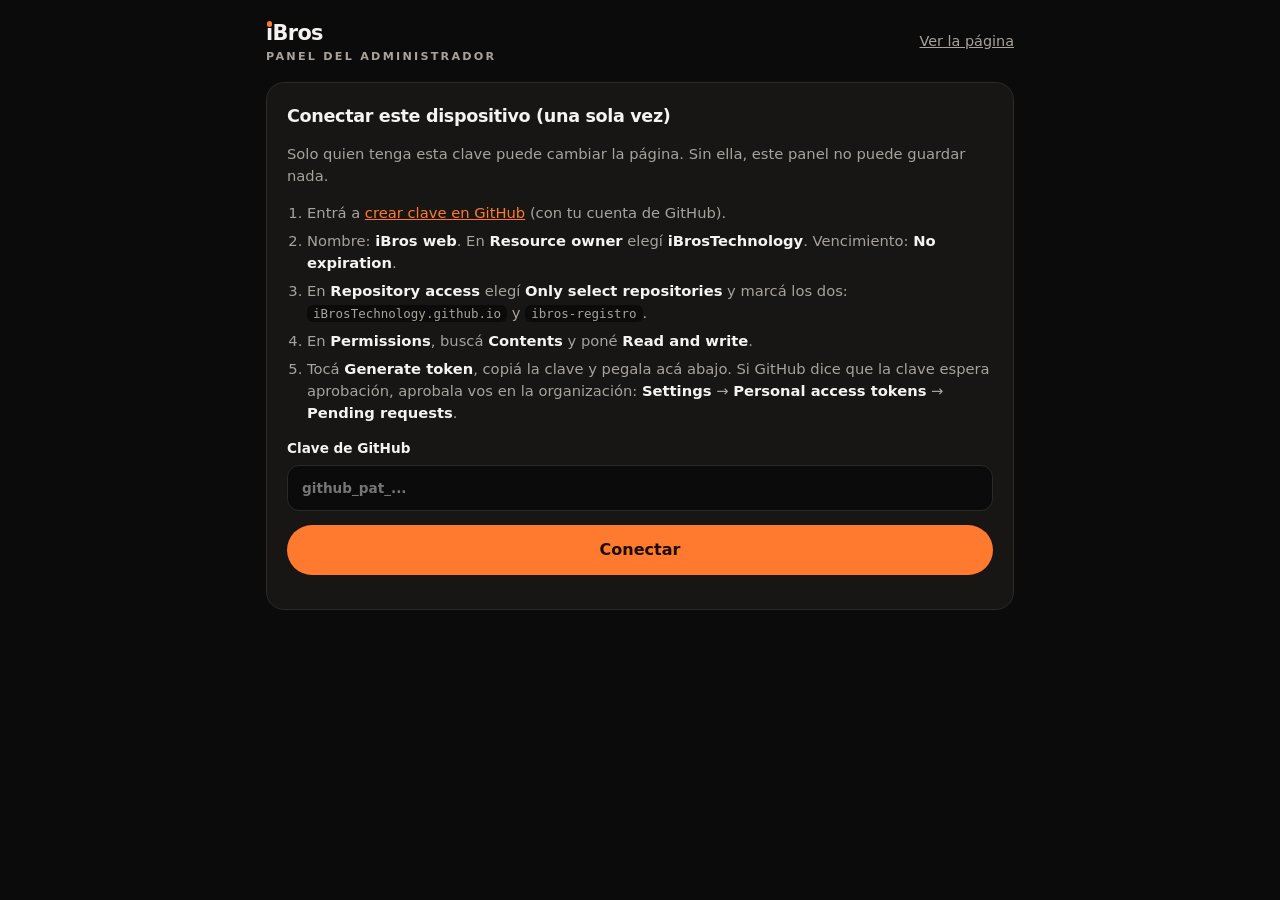
<file: admin.html>
<!doctype html>
<html lang="es">
<head>
<meta charset="utf-8">
<meta name="viewport" content="width=device-width, initial-scale=1, viewport-fit=cover">
<meta name="robots" content="noindex, nofollow">
<meta http-equiv="Content-Security-Policy" content="default-src 'self'; script-src 'self' 'unsafe-inline'; style-src 'self' 'unsafe-inline' https://fonts.googleapis.com; font-src https://fonts.gstatic.com; img-src 'self' blob: data: https://raw.githubusercontent.com; connect-src https://api.github.com https://*.supabase.co; base-uri 'none'; form-action 'none'; object-src 'none'">
<meta name="referrer" content="no-referrer">
<meta name="theme-color" content="#0b0b0b">
<title>iBros · Panel</title>
<link rel="icon" href="favicon.svg?v=3" type="image/svg+xml">
<link rel="preconnect" href="https://fonts.googleapis.com">
<link rel="preconnect" href="https://fonts.gstatic.com" crossorigin>
<link rel="stylesheet" href="https://fonts.googleapis.com/css2?family=Montserrat:wght@600;800&family=DM+Sans:opsz,wght@9..40,400;9..40,500;9..40,600&display=swap">
<style>
:root{--bg:#0b0b0b;--card:#171615;--card2:#201e1c;--ink:#f5f3f0;--muted:#a8a29c;--line:#2c2a27;--accent:#ff7a2e;--accent-ink:#1a0c02;--ok:#2fc56b;--err:#ff6b6b;--star:#f5a524;color-scheme:dark}
*{box-sizing:border-box}
[hidden]{display:none!important}
body{margin:0;background:var(--bg);color:var(--ink);font-family:"DM Sans","Segoe UI",system-ui,sans-serif;font-size:16px;line-height:1.5;padding-top:env(safe-area-inset-top,0px);padding-bottom:env(safe-area-inset-bottom,0px)}
.wrap{max-width:780px;margin:0 auto;padding:18px max(16px,env(safe-area-inset-right,0px)) 80px max(16px,env(safe-area-inset-left,0px));display:flex;flex-direction:column;gap:16px}
h1,h2{font-family:Montserrat,system-ui,sans-serif;margin:0;letter-spacing:-.02em}
h1{font-size:1.4rem;font-weight:800}
h2{font-size:1.1rem;font-weight:800}
p{margin:0}
.muted{color:var(--muted);font-size:.92rem}
header{display:flex;justify-content:space-between;align-items:center;gap:12px}
.logo{font-family:Montserrat,system-ui,sans-serif;font-weight:800;font-size:1.3rem;letter-spacing:-.03em}
.logo i{font-style:normal;position:relative}
.logo i::before{content:"";position:absolute;left:50%;top:.02em;width:.26em;height:.26em;margin-left:-.13em;border-radius:50%;background:var(--accent)}
.logo small{display:block;font-size:.7rem;font-weight:600;letter-spacing:.2em;color:var(--muted);text-transform:uppercase}
header a{color:var(--muted);font-size:.9rem}
.card{background:var(--card);border:1px solid var(--line);border-radius:18px;padding:20px;display:flex;flex-direction:column;gap:14px}
label{font-size:.85rem;font-weight:600;display:flex;flex-direction:column;gap:6px}
input,select,textarea{font:inherit;color:var(--ink);background:var(--bg);border:1.5px solid var(--line);border-radius:12px;padding:12px 14px;width:100%}
input:focus,select:focus,textarea:focus{outline:none;border-color:var(--accent)}
textarea{min-height:84px;resize:vertical}
.row{display:grid;grid-template-columns:1fr 1fr;gap:12px}
.btn{display:inline-flex;align-items:center;justify-content:center;gap:8px;border:0;border-radius:999px;padding:13px 22px;font:inherit;font-weight:600;cursor:pointer;background:var(--accent);color:var(--accent-ink);text-decoration:none}
.btn[disabled]{opacity:.5;cursor:wait}
.btn.ghost{background:transparent;border:1.5px solid var(--line);color:var(--ink)}
.btn.small{padding:8px 14px;font-size:.85rem}
.btn.danger{background:transparent;border:1.5px solid color-mix(in srgb,var(--err) 50%,transparent);color:var(--err)}
.btns{display:flex;flex-wrap:wrap;gap:10px}
.tabs{display:flex;gap:6px;overflow-x:auto;scrollbar-width:none;padding:5px;border-radius:999px;background:var(--card);border:1px solid var(--line);position:sticky;top:calc(8px + env(safe-area-inset-top,0px));z-index:5}
.tabs button{flex:1 0 auto;white-space:nowrap;border:0;background:none;color:var(--muted);font:inherit;font-weight:600;padding:10px;border-radius:999px;cursor:pointer}
.tabs button[aria-selected="true"]{background:var(--ink);color:var(--bg)}
.pick{border:1.5px dashed var(--line);border-radius:14px;padding:20px;text-align:center;cursor:pointer;color:var(--muted)}
.pick b{color:var(--ink);display:block;font-size:1rem}
.pick.over{border-color:var(--accent);color:var(--ink);background:color-mix(in srgb,var(--accent) 10%,transparent)}
.pastebox{width:100%;min-height:0;height:44px;padding-top:12px;resize:none;overflow:hidden;white-space:nowrap;text-align:center;font-size:.85rem;color:var(--muted);caret-color:transparent}
.thumbs{display:grid;grid-template-columns:repeat(4,1fr);gap:8px}
.thumbs div{position:relative}
.thumbs img{width:100%;aspect-ratio:1;object-fit:cover;border-radius:10px;display:block}
.thumbs button{position:absolute;right:4px;top:4px;width:26px;height:26px;border-radius:50%;border:0;background:rgba(0,0,0,.75);color:#fff;cursor:pointer;line-height:1}
.stars{display:flex;gap:4px}
.stars button{border:0;background:none;font-size:2rem;line-height:1;color:var(--line);cursor:pointer;padding:0 2px}
.stars button.on{color:var(--star)}
.msg{padding:12px 14px;border-radius:12px;font-size:.92rem}
.msg.ok{background:color-mix(in srgb,var(--ok) 16%,transparent);color:var(--ok)}
.msg.err{background:color-mix(in srgb,var(--err) 16%,transparent);color:var(--err)}
.msg.info{background:var(--bg);color:var(--muted)}
ol{margin:0;padding-left:20px;display:flex;flex-direction:column;gap:6px;font-size:.92rem;color:var(--muted)}
ol b{color:var(--ink)}
code{background:var(--bg);padding:1px 6px;border-radius:6px;font-size:.85em}
.item{display:grid;grid-template-columns:60px 1fr auto;gap:12px;align-items:center;padding:10px 0;border-bottom:1px solid var(--line)}
.item:last-child{border-bottom:0}
.item img,.item .ph{width:60px;height:60px;object-fit:cover;border-radius:10px;background:var(--bg)}
.item b{display:block;font-size:.95rem}
.item span{color:var(--muted);font-size:.82rem}
.item .btns{gap:6px;flex-wrap:nowrap}
.svcitem{display:flex;justify-content:space-between;align-items:center;gap:12px;width:100%;text-align:left;border:1px solid var(--line);background:var(--card2);color:var(--ink);border-radius:14px;padding:12px 14px;cursor:pointer;font:inherit}
.svcitem small{color:var(--muted);display:block;font-size:.8rem}
.svcitem .t{font-size:.75rem;color:var(--accent);white-space:nowrap}
.pin{display:flex;gap:10px;justify-content:center}
.pin input{width:56px;height:64px;text-align:center;font-size:1.6rem;font-family:Montserrat,sans-serif;font-weight:800;padding:0}
a{color:var(--accent)}
:focus-visible{outline:3px solid var(--accent);outline-offset:2px}
.chips{display:flex;gap:6px;overflow-x:auto;scrollbar-width:none;padding-bottom:2px}
.chips button{flex:none;border:1.5px solid var(--line);background:transparent;color:var(--muted);border-radius:999px;padding:6px 12px;font:inherit;font-size:.82rem;cursor:pointer}
.chips button[aria-pressed="true"]{background:var(--ink);color:var(--bg);border-color:var(--ink)}
.kpis{display:grid;grid-template-columns:repeat(4,1fr);gap:8px}
.kpi{background:var(--card2);border:1px solid var(--line);border-radius:12px;padding:10px 12px;display:flex;flex-direction:column;gap:2px;min-width:0}
.kpi span{color:var(--muted);font-size:.75rem}
.kpi b{font-family:Montserrat,sans-serif;font-size:1.05rem;font-variant-numeric:tabular-nums;white-space:nowrap;overflow:hidden;text-overflow:ellipsis}
.kpi.hi{background:color-mix(in srgb,var(--accent) 16%,var(--card2));border-color:color-mix(in srgb,var(--accent) 45%,transparent)}
.kpi.hi b{color:var(--accent)}
table.mini{width:100%;border-collapse:collapse;font-size:.85rem}
table.mini th{text-align:left;color:var(--muted);font-weight:600;padding:6px 4px;border-bottom:1px solid var(--line)}
table.mini td{padding:6px 4px;border-bottom:1px solid var(--line);font-variant-numeric:tabular-nums}
table.mini th:not(:first-child),table.mini td:not(:first-child){text-align:right}
.order{display:flex;justify-content:space-between;align-items:center;gap:12px;width:100%;text-align:left;border:0;border-bottom:1px solid var(--line);background:none;color:var(--ink);padding:12px 2px;cursor:pointer;font:inherit}
.order:last-child{border-bottom:0}
.order .o1{min-width:0}
.order b{display:block;font-size:.95rem;overflow:hidden;text-overflow:ellipsis;white-space:nowrap}
.order small{color:var(--muted);font-size:.8rem}
.order .o2{display:flex;flex-direction:column;align-items:flex-end;gap:4px;flex:none}
.st{font-size:.72rem;font-weight:700;padding:3px 9px;border-radius:99px;white-space:nowrap}
.st.run{background:color-mix(in srgb,#5b9cff 20%,transparent);color:#8fbcff}
.st.wait{background:color-mix(in srgb,var(--star) 20%,transparent);color:var(--star)}
.st.ready{background:color-mix(in srgb,var(--accent) 22%,transparent);color:var(--accent)}
.st.ok{background:color-mix(in srgb,var(--ok) 20%,transparent);color:var(--ok)}
.st.off{background:var(--card2);color:var(--muted)}
.prpv{display:flex;align-items:center;gap:14px;padding:14px 16px;border-radius:16px;background:linear-gradient(120deg,var(--accent),color-mix(in srgb,var(--accent) 70%,#000));color:#fff}
.prpv .pct{flex:none;display:grid;place-items:center;width:58px;height:58px;border-radius:50%;background:#fff;color:var(--accent);font-weight:900;font-size:1.15rem;line-height:1;text-align:center}
.prpv .pct small{display:block;font-size:.55rem;letter-spacing:.08em}
.prpv .pct svg{width:26px;height:26px}
.prpv b{display:block;font-size:1rem}.prpv span{font-size:.85rem;opacity:.9}.prpv em{display:block;font-style:normal;font-size:.75rem;opacity:.85;margin-top:3px}
.prpv.off{opacity:.45;filter:grayscale(1)}
.gar{display:block;margin-top:5px;max-width:240px}
.gar i{display:block;height:4px;border-radius:99px;background:var(--card2);overflow:hidden;margin-top:3px}
.gar i::before{content:"";display:block;height:100%;width:var(--p);background:var(--ok)}
.gar.warn i::before{background:var(--star)}.gar.warn small{color:var(--star)}
.gar.end small{color:var(--muted)}
.sect{font-family:Montserrat,sans-serif;font-weight:600;font-size:.72rem;letter-spacing:.2em;text-transform:uppercase;color:var(--accent);margin-top:6px}
.nro{font-family:Montserrat,sans-serif;font-weight:800;color:var(--muted)}
input[readonly]{color:var(--muted)}
.swatches{display:grid;grid-template-columns:repeat(4,1fr);gap:8px}
.swatches button{display:flex;flex-direction:column;align-items:center;gap:6px;border:1.5px solid var(--line);background:var(--card2);color:var(--ink);border-radius:14px;padding:10px 4px;font:inherit;font-size:.8rem;cursor:pointer}
.swatches button i{width:30px;height:30px;border-radius:50%;display:block;box-shadow:inset 0 0 0 2px rgba(255,255,255,.15)}
.swatches button[aria-pressed="true"]{border-color:var(--ink);background:var(--bg)}
.colorrow{display:flex;align-items:center;gap:12px;font-size:.85rem;font-weight:600}
.colorrow input[type=color]{width:56px;height:44px;padding:4px;border-radius:12px;cursor:pointer}
.prev{border-radius:16px;overflow:hidden;border:1px solid var(--line);font-family:"DM Sans",system-ui,sans-serif}
.prev .pv-top{background:#e6dfd3;color:#161412;padding:16px;display:flex;flex-direction:column;gap:10px}
.prev .pv-logo{font-family:Montserrat,sans-serif;font-weight:800;letter-spacing:-.03em}
.prev .pv-logo i{font-style:normal;position:relative}
.prev .pv-logo i::before{content:"";position:absolute;left:50%;top:.02em;width:.26em;height:.26em;margin-left:-.13em;border-radius:50%;background:var(--pa)}
.prev .pv-h{font-family:Montserrat,sans-serif;font-weight:800;font-size:1.35rem;line-height:1.1;letter-spacing:-.02em}
.prev .pv-h span{color:var(--pa)}
.prev .pv-link{color:var(--pt);font-weight:600;font-size:.9rem}
.prev .pv-btn{align-self:flex-start;background:var(--pa);color:var(--pi);border-radius:99px;padding:9px 16px;font-weight:600;font-size:.9rem}
.prev .pv-tick{background:var(--pa);color:var(--pi);font-family:Montserrat,sans-serif;font-weight:700;padding:9px 16px;font-size:.88rem;white-space:nowrap;overflow:hidden}
.prev .pv-band{background:#0b0b0b;color:#f5f3f0;padding:16px;display:flex;flex-direction:column;gap:8px}
.prev .pv-eb{color:var(--pb);font-family:Montserrat,sans-serif;font-weight:700;font-size:.7rem;letter-spacing:.2em;text-transform:uppercase}
.prev .pv-band b{font-family:Montserrat,sans-serif;font-size:1.1rem}
.prev .pv-band b span{color:var(--pb)}
.prev .pv-chip{align-self:flex-start;background:var(--pb);color:var(--pbi);border-radius:99px;padding:5px 11px;font-size:.75rem;font-weight:700}
.fotos .item img{background:var(--bg)}
.svc-foto{margin:4px 0 12px}
.svc-foto{grid-template-columns:96px 1fr auto}
.svc-foto img,.svc-foto .ph{width:96px;height:60px}
.svc-foto img:not([hidden])+.ph{display:none}
.rs{display:flex;flex-direction:column;gap:6px;padding:14px 0;border-bottom:1px solid var(--line)}
.rs:last-child{border-bottom:0}
.rs-top{display:flex;align-items:center;gap:8px}
.rs-st{color:#f5a623;letter-spacing:2px}
.rs .tag{padding:1px 8px;border-radius:99px;font-size:.72rem;font-weight:700;background:color-mix(in srgb,var(--ok) 18%,transparent);color:var(--ok)}
.rs .tag.nueva{background:color-mix(in srgb,var(--accent) 20%,transparent);color:var(--accent)}
.rs-txt{margin:0;white-space:pre-wrap;overflow-wrap:anywhere}
.rs-pick{display:flex;flex-direction:column;gap:10px;margin-top:6px}
.steps-list{margin:0;padding-left:20px;display:flex;flex-direction:column;gap:14px}
.fotos .item .tag{display:inline-block;margin-left:6px;padding:1px 7px;border-radius:99px;font-size:.7rem;font-weight:700;background:color-mix(in srgb,var(--accent) 20%,transparent);color:var(--accent)}
@media (max-width:420px){.swatches{grid-template-columns:repeat(4,1fr);gap:6px}.swatches button{font-size:.72rem}}
@media (max-width:560px){.kpis{grid-template-columns:repeat(2,1fr)}.tabs{gap:2px}.tabs button{padding:10px 4px;font-size:.88rem}}
@media (max-width:480px){.row{grid-template-columns:1fr}.item{grid-template-columns:60px 1fr}.item .btns{grid-column:1/-1;flex-wrap:wrap}.svc-foto{grid-template-columns:96px 1fr}}
</style>
</head>
<body>
<div class="wrap">
  <header>
    <div class="logo"><i>ı</i>Bros <small>Panel del administrador</small></div>
    <a href="./" target="_blank" rel="noopener">Ver la página</a>
  </header>

  <!-- Bloqueo con PIN -->
  <div class="card" id="lock" hidden>
    <h2>Ingresá tu PIN</h2>
    <p class="muted">Este panel está bloqueado en este dispositivo.</p>
    <div class="pin" id="pinIn"><input inputmode="numeric" maxlength="1" aria-label="Dígito 1"><input inputmode="numeric" maxlength="1" aria-label="Dígito 2"><input inputmode="numeric" maxlength="1" aria-label="Dígito 3"><input inputmode="numeric" maxlength="1" aria-label="Dígito 4"></div>
    <div id="lockMsg"></div>
  </div>

  <!-- Conexión -->
  <div class="card" id="setup" hidden>
    <h2>Conectar este dispositivo (una sola vez)</h2>
    <p class="muted">Solo quien tenga esta clave puede cambiar la página. Sin ella, este panel no puede guardar nada.</p>
    <ol>
      <li>Entrá a <a id="tokLink" href="https://github.com/settings/personal-access-tokens/new?name=iBros%20web&description=Panel%20de%20la%20pagina%20iBros&expires_in=none&contents=write" target="_blank" rel="noopener">crear clave en GitHub</a> (con tu cuenta de GitHub).</li>
      <li>Nombre: <b>iBros web</b>. En <b>Resource owner</b> elegí <b class="ownerName">iBrosTechnology</b>. Vencimiento: <b>No expiration</b>.</li>
      <li>En <b>Repository access</b> elegí <b>Only select repositories</b> y marcá los dos: <code class="repoName">iBrosTechnology.github.io</code> y <code>ibros-registro</code>.</li>
      <li>En <b>Permissions</b>, buscá <b>Contents</b> y poné <b>Read and write</b>.</li>
      <li>Tocá <b>Generate token</b>, copiá la clave y pegala acá abajo. Si GitHub dice que la clave espera aprobación, aprobala vos en la organización: <b>Settings</b> → <b>Personal access tokens</b> → <b>Pending requests</b>.</li>
    </ol>
    <label>Clave de GitHub<input id="tok" type="password" autocomplete="off" placeholder="github_pat_..."></label>
    <button class="btn" id="saveTok" type="button">Conectar</button>
    <div id="setupMsg"></div>
  </div>

  <div id="app" hidden>
    <div class="tabs" role="tablist">
      <button type="button" role="tab" aria-selected="true" data-tab="registro">Registro</button>
      <button type="button" role="tab" aria-selected="false" data-tab="trabajos">Trabajos</button>
      <button type="button" role="tab" aria-selected="false" data-tab="resenas">Reseñas</button>
      <button type="button" role="tab" aria-selected="false" data-tab="servicios">Servicios</button>
      <button type="button" role="tab" aria-selected="false" data-tab="diseno">Diseño</button>
      <button type="button" role="tab" aria-selected="false" data-tab="promos">Promos</button>
      <button type="button" role="tab" aria-selected="false" data-tab="ajustes">Ajustes</button>
    </div>

    <!-- REGISTRO (privado) -->
    <div data-pane="registro" style="display:flex;flex-direction:column;gap:16px;margin-top:16px">
      <div class="card" id="regSetup" hidden>
        <h2>Activar el registro privado</h2>
        <p class="muted">El registro guarda datos de clientes y precios, así que va en un repositorio privado aparte, que solo vos podés ver. La página pública nunca lo lee.</p>
        <ol>
          <li>Creá el repositorio privado: <a href="https://github.com/new?name=ibros-registro&visibility=private&description=Registro%20de%20arreglos%20iBros" target="_blank" rel="noopener">crear ibros-registro</a>. Que quede <b>Private</b>.</li>
          <li>En GitHub, abrí tu clave (<a href="https://github.com/settings/personal-access-tokens" target="_blank" rel="noopener">Fine-grained tokens</a> → <b>iBros web</b> → <b>Edit</b>) y en <b>Repository access</b> sumá <code>ibros-registro</code>. Guardá.</li>
          <li>Volvé acá y tocá <b>Probar de nuevo</b>.</li>
        </ol>
        <button class="btn" id="regRetry" type="button">Probar de nuevo</button>
        <div id="regSetupMsg"></div>
      </div>

      <div id="regMain" hidden style="display:flex;flex-direction:column;gap:16px">
        <div class="card" style="gap:12px">
          <div class="row" style="grid-template-columns:1fr 1fr;align-items:end">
            <label>Mes<input type="month" id="regMes"></label>
            <label>Buscar<input id="regQ" placeholder="Cliente, equipo, N°…"></label>
          </div>
          <div class="chips" id="regFiltro"></div>
          <div class="kpis" id="regKpis"></div>
          <div id="regTec"></div>
          <div class="btns">
            <button class="btn" id="regNew" type="button">+ Nueva orden</button>
            <button class="btn ghost" id="regXlsMes" type="button">Exportar mes a Excel</button>
            <button class="btn ghost" id="regXlsAnio" type="button">Exportar año</button>
          </div>
          <div id="regMsg"></div>
        </div>

        <form class="card" id="regForm" hidden>
          <div style="display:flex;justify-content:space-between;align-items:center;gap:10px"><h2 id="regFormTitle">Nueva orden</h2><span class="nro" id="regNro"></span></div>
          <div class="sect">Cliente</div>
          <div class="row">
            <label>Nombre<input id="rCliente" placeholder="Ej: Juan Pérez" autocomplete="off"></label>
            <label>Teléfono / WhatsApp<input id="rTel" inputmode="tel" placeholder="Ej: 3794 123456" autocomplete="off"></label>
          </div>
          <div class="sect">Equipo</div>
          <div class="row">
            <label>Tipo<select id="rTipo"><option>Celular</option><option>Computadora</option><option>Otro</option></select></label>
            <label>Marca y modelo<input id="rEquipo" placeholder="Ej: Samsung A32" autocomplete="off"></label>
          </div>
          <div class="row">
            <label>Servicio<select id="rServicio"></select></label>
            <label>Técnico<input id="rTecnico" list="tecnicos" placeholder="Ej: Gabriel" autocomplete="off"><datalist id="tecnicos"></datalist></label>
          </div>
          <label>Falla que cuenta el cliente<textarea id="rFalla" style="min-height:60px" placeholder="Ej: se cayó y no da imagen"></textarea></label>
          <label>Observaciones (estado al recibirlo, accesorios, detalles)<textarea id="rObs" style="min-height:60px" placeholder="Ej: vidrio trasero rayado, viene sin funda ni cargador"></textarea></label>
          <div class="sect">Estado y fechas</div>
          <div class="row">
            <label>Estado<select id="rEstado"></select></label>
            <label>Fecha de ingreso<input type="date" id="rIngreso"></label>
          </div>
          <div class="row">
            <label>Fecha de entrega<input type="date" id="rEntrega"></label>
            <label>Garantía hasta<input id="rGarantia" readonly placeholder="Se calcula al entregar"></label>
          </div>
          <div class="sect">Plata</div>
          <div class="row">
            <label>Presupuesto ($)<input id="rPresupuesto" inputmode="decimal" placeholder="0"></label>
            <label>Seña ($)<input id="rSena" inputmode="decimal" placeholder="0"></label>
          </div>
          <div class="row">
            <label>Cobrado total ($)<input id="rCobrado" inputmode="decimal" placeholder="0"></label>
            <label>Medio de pago<select id="rPago"><option></option><option>Efectivo</option><option>Transferencia</option><option>Mercado Pago</option><option>Tarjeta</option><option>Otro</option></select></label>
          </div>
          <div class="row">
            <label>Costo del repuesto ($)<input id="rRepuesto" inputmode="decimal" placeholder="0"></label>
            <label>Pago al técnico ($)<input id="rPagoTec" inputmode="decimal" placeholder="0"></label>
          </div>
          <p class="muted" id="rGanancia"></p>
          <div class="btns">
            <button class="btn" id="rSave" type="submit">Guardar</button>
            <button class="btn ghost" id="rCancel" type="button">Cancelar</button>
            <a class="btn ghost" id="rAviso" href="#" target="_blank" rel="noopener" hidden>Avisar por WhatsApp</a>
            <button class="btn ghost" id="rPub" type="button" hidden title="Lo publica en la página con equipo, servicio y fotos, sin datos del cliente">Subir a Trabajos</button>
            <button class="btn danger" id="rDel" type="button" hidden>Borrar</button>
          </div>
          <div id="rMsg"></div>
        </form>

        <div class="card" style="gap:8px">
          <h2 id="regListTitle">Arreglos del mes</h2>
          <div id="regList"><p class="muted">Cargando…</p></div>
        </div>
      </div>
    </div>

    <!-- TRABAJOS -->
    <div data-pane="trabajos" hidden style="flex-direction:column;gap:16px;margin-top:16px">
      <button class="btn" id="newJob" type="button">+ Nuevo trabajo</button>
      <form class="card" id="form" hidden>
        <h2 id="formTitle">Nuevo trabajo</h2>
        <label class="pick" id="pick" for="fotos"><b>Agregar fotos</b>Hasta 4. Tocá para elegir o sacarlas, arrastralas acá o pegalas (Ctrl+V).</label>
        <input id="fotos" type="file" accept="image/*" multiple hidden>
        <textarea class="pastebox" id="pasteBox" rows="1" placeholder="Celular: mantené apretado acá y Pegar" aria-label="Pegar foto copiada"></textarea>
        <div class="thumbs" id="thumbs"></div>
        <div class="row">
          <label>Equipo<input id="equipo" placeholder="Ej: iPhone 12"></label>
          <label>Tipo de trabajo
            <select id="categoria">
              <option value="pantalla">Módulo / pantalla</option><option value="bateria">Batería</option><option value="pin">Pin de carga</option><option value="mojado">Mojados</option><option value="software">Software / desbloqueo</option><option value="camara">Cámara, parlante, micrófono</option><option value="tapa">Tapa trasera</option><option value="pc">Computadoras</option><option value="otro">Otro</option>
            </select>
          </label>
        </div>
        <label>Qué se hizo<textarea id="trabajo" placeholder="Ej: Cambio de módulo. Se le cayó y no daba imagen."></textarea></label>
        <h2 style="font-size:1rem;margin-top:4px">Reseña del cliente (opcional)</h2>
        <div class="stars" id="stars"></div>
        <div class="row">
          <label>Nombre del cliente<input id="cliente" placeholder="Ej: Lucía M."></label>
          <label>Fecha<input id="fecha" type="date"></label>
        </div>
        <label>Lo que dijo el cliente<textarea id="resena" placeholder="Copiá acá lo que te escribió por WhatsApp"></textarea></label>
        <div class="btns"><button class="btn" id="pub" type="submit">Publicar</button><button class="btn ghost" id="cancel" type="button">Cancelar</button></div>
        <div id="pubMsg"></div>
      </form>
      <div class="card">
        <h2>Publicados</h2>
        <div id="list"><p class="muted">Cargando…</p></div>
      </div>
    </div>

    <!-- RESEÑAS (llegan desde la página, quedan acá hasta que decidas) -->
    <div data-pane="resenas" hidden style="flex-direction:column;gap:16px;margin-top:16px">
      <div class="card" id="rsSetup" hidden>
        <h2>Activar reseñas en el panel</h2>
        <p class="muted">Las reseñas que escriben los clientes en la página se guardan en Supabase (gratis), donde solo vos podés leerlas. Nada se publica solo: vos elegís cuáles van a la página.</p>
        <ol class="steps-list">
          <li>Entrá a <a href="https://supabase.com/dashboard/sign-up" target="_blank" rel="noopener">supabase.com</a> y creá tu cuenta (podés usar la de GitHub). Tocá <b>New project</b>, nombre <code>ibros</code>, región <b>South America (São Paulo)</b>, inventá una contraseña de base de datos (no la vas a usar acá) y creá el proyecto.</li>
          <li>En el proyecto, abrí <b>Project Settings → Data API</b> (o <b>API Keys</b>) y copiá la <b>URL</b> y la clave <b>publishable</b> (o <b>anon public</b>). Pegalas acá. Nunca uses la clave <b>secret</b> ni <b>service_role</b>.
            <div class="row" style="margin-top:10px">
              <label>URL del proyecto<input id="rsUrl" placeholder="https://xxxx.supabase.co" autocomplete="off" spellcheck="false"></label>
              <label>Clave publishable / anon<input id="rsKey" placeholder="sb_publishable_… o eyJ…" autocomplete="off" spellcheck="false"></label>
            </div>
          </li>
          <li>Escribí tu mail. Es el usuario con el que vas a entrar a leer las reseñas.
            <label style="margin-top:10px">Tu mail<input id="rsMail" type="email" inputmode="email" autocomplete="username" placeholder="tu@mail.com"></label>
          </li>
          <li>En Supabase abrí <b>SQL Editor → New query</b>, pegá este texto y tocá <b>Run</b>. Crea la tabla y deja que solo tu mail la lea.
            <textarea id="rsSql" readonly style="min-height:120px;font-family:ui-monospace,monospace;font-size:.75rem;margin-top:10px"></textarea>
            <button class="btn ghost small" id="rsCopy" type="button" style="margin-top:8px">Copiar texto</button>
          </li>
          <li>En <b>Authentication → Users</b> tocá <b>Add user → Create new user</b>, con tu mail y una contraseña nueva, y marcá <b>Auto Confirm User</b>.</li>
          <li>En <b>Authentication → Sign In / Providers</b> apagá <b>Allow new users to sign up</b> y guardá. Así nadie más puede crearse un usuario.</li>
          <li>Escribí la contraseña del paso 5 y tocá <b>Conectar</b>.</li>
        </ol>
      </div>
      <form class="card" id="rsLogin" hidden>
        <h2 id="rsLoginTitle">Entrar a las reseñas</h2>
        <p class="muted" id="rsLoginTxt">Con el mail y la contraseña de tu usuario de Supabase.</p>
        <div class="row">
          <label>Mail<input id="rsUser" type="email" inputmode="email" autocomplete="username"></label>
          <label>Contraseña<input id="rsPass" type="password" autocomplete="current-password"></label>
        </div>
        <div class="btns"><button class="btn" id="rsGo" type="submit">Conectar</button></div>
        <div id="rsLoginMsg"></div>
      </form>
      <div class="card" id="rsMain" hidden>
        <div style="display:flex;justify-content:space-between;align-items:center;gap:10px"><h2>Reseñas de clientes</h2><button class="btn ghost small" id="rsReload" type="button">Actualizar</button></div>
        <div class="chips" id="rsFiltro"><button type="button" data-f="nueva" aria-pressed="true">Sin publicar</button><button type="button" data-f="publicada" aria-pressed="false">Publicadas</button><button type="button" data-f="" aria-pressed="false">Todas</button></div>
        <div id="rsMsg"></div>
        <div id="rsList"><p class="muted">Cargando…</p></div>
      </div>
      <div class="card" id="rsCuenta" hidden>
        <p class="muted" id="rsCuentaTxt"></p>
        <div class="btns"><button class="btn ghost small" id="rsOut" type="button">Salir de reseñas en este dispositivo</button></div>
      </div>
    </div>

    <!-- SERVICIOS -->
    <div data-pane="servicios" hidden style="flex-direction:column;gap:16px;margin-top:16px">
      <div class="card" id="svcList">
        <h2>Servicios de la página</h2>
        <p class="muted">Tocá uno para cambiar su descripción, el tiempo o los pasos del procedimiento.</p>
        <div class="row" style="grid-template-columns:1fr auto;align-items:end">
          <label>Mostrar<select id="grupo"><option value="celulares">Celulares</option><option value="computadoras">Computadoras</option></select></label>
          <button class="btn ghost" id="addSvc" type="button">+ Agregar</button>
        </div>
        <div id="svcItems" style="display:flex;flex-direction:column;gap:8px"><p class="muted">Cargando…</p></div>
      </div>
      <form class="card" id="svcForm" hidden>
        <h2 id="svcFormTitle">Editar servicio</h2>
        <label>Nombre<input id="sNombre"></label>
        <div class="row">
          <label>Tiempo<input id="sTiempo" placeholder="Ej: En el día, 2 a 3 días"></label>
          <label>Foto (opcional)<select id="sFoto"><option value="">Sin foto (muestra el ícono)</option><option value="img/hero.webp">Pin de carga</option><option value="img/iphone-foto.webp">iPhone</option><option value="img/bateria-foto.webp">Batería</option><option value="img/tapas-foto.webp">Tapas</option><option value="img/pc-foto.webp">Notebook</option></select></label>
        </div>
        <div class="item svc-foto"><img id="sFotoImg" alt="" hidden><span class="ph" id="sFotoPh"></span><div><b>Foto del servicio</b><span>Subí una foto tuya o elegí una de la lista. Se achica sola antes de subir. Conviene horizontal.</span></div><div class="btns"><button class="btn small" type="button" id="sFotoUp">Subir foto propia</button></div></div>
        <input type="file" id="sFile" accept="image/*" hidden>
        <label>Frase corta (aparece en el botón)<input id="sCorto"></label>
        <label>En qué consiste<textarea id="sDetalle"></textarea></label>
        <label>Procedimiento (un paso por renglón)<textarea id="sPasos" style="min-height:150px"></textarea></label>
        <label>Aviso destacado (opcional)<textarea id="sNota" style="min-height:60px"></textarea></label>
        <div class="btns"><button class="btn" type="submit" id="sSave">Guardar</button><button class="btn ghost" type="button" id="sCancel">Cancelar</button><button class="btn danger" type="button" id="sDel">Borrar servicio</button></div>
        <div id="svcMsg"></div>
      </form>
      <form class="card" id="redForm">
        <h2>Redes sociales</h2>
        <p class="muted">Aparecen como íconos al pie de la página. Pegá el enlace de tu perfil. Si dejás uno vacío, el ícono se ve apagado y no lleva a ningún lado.</p>
        <label>Facebook<input id="rFacebook" inputmode="url" autocomplete="off" placeholder="https://www.facebook.com/..."></label>
        <label>Instagram<input id="rInstagram" inputmode="url" autocomplete="off" placeholder="https://www.instagram.com/... o @usuario"></label>
        <label>YouTube<input id="rYoutube" inputmode="url" autocomplete="off" placeholder="https://www.youtube.com/@..."></label>
        <div class="btns"><button class="btn" type="submit" id="redSave">Guardar redes</button></div>
        <div id="redMsg"></div>
      </form>
    </div>

    <!-- DISEÑO: color de acento y fotos de la página -->
    <div data-pane="diseno" hidden style="flex-direction:column;gap:16px;margin-top:16px">
      <div class="card">
        <h2>Color de la página</h2>
        <p class="muted">Cambia el naranja de botones, cintas y detalles. El negro y el crema quedan como están.</p>
        <div class="swatches" id="apSw"></div>
        <label class="colorrow"><input type="color" id="apPick" value="#ee6a1c" aria-label="Elegir otro color">Otro color</label>
        <div class="prev" id="apPrev" aria-label="Vista previa">
          <div class="pv-top">
            <div class="pv-logo"><i>ı</i>Bros</div>
            <div class="pv-h">Volvé a <span>conectar.</span></div>
            <div class="pv-btn">Consultar por WhatsApp</div>
            <div class="pv-link">Ver procedimiento →</div>
          </div>
          <div class="pv-tick">Módulos · Baterías · Pin de carga · Mojados</div>
          <div class="pv-band">
            <div class="pv-eb">Celulares</div>
            <b>¿Problemas con el celular? <span>La solución está acá.</span></b>
            <div class="pv-chip">En el día</div>
          </div>
        </div>
        <p class="muted" id="apNote"></p>
        <div class="btns"><button class="btn" type="button" id="apSave">Guardar color</button><button class="btn ghost" type="button" id="apReset">Volver al naranja original</button></div>
        <div id="apMsg"></div>
      </div>
      <div class="card fotos">
        <h2>Fotos de la página</h2>
        <p class="muted">Tocá <b>Cambiar</b> y elegí una foto. Se achica sola antes de subir. Conviene horizontal, salvo donde dice vertical. <b>Original</b> vuelve a la foto de siempre.</p>
        <input type="file" id="apFile" accept="image/*" hidden>
        <div id="apFotos"></div>
        <div id="apFotoMsg"></div>
      </div>
    </div>

    <!-- PROMOS: cartel de Presupuesto en la página (promos.json) -->
    <div data-pane="promos" hidden style="flex-direction:column;gap:16px;margin-top:16px">
      <form class="card" id="prForm">
        <h2>Promo de la página</h2>
        <p class="muted">Sale como cartel llamativo en Presupuesto, junto al formulario de consulta, y se suma al mensaje de WhatsApp para que sepas quién vino por la promo. Hay una sola promo a la vez.</p>
        <div id="prState"></div>
        <label>Tipo de promo<select id="prTipo"><option value="descuento">Descuento en porcentaje</option><option value="regalo">Regalo</option></select></label>
        <div class="row">
          <label id="prPctL">Descuento (%)<input id="prPct" type="number" min="1" max="90" step="1" inputmode="numeric" placeholder="Ej: 10"></label>
          <label id="prRegL" hidden>Regalo<input id="prReg" maxlength="60" autocomplete="off" placeholder="Ej: un vidrio templado"></label>
          <label>Para las primeras… consultas<input id="prCupos" type="number" min="0" max="999" step="1" inputmode="numeric" placeholder="Vacío = sin límite"></label>
        </div>
        <label>Título (opcional)<input id="prTit" maxlength="90" autocomplete="off" placeholder="Si lo dejás vacío se arma solo"></label>
        <label>Aclaración (letra chica)<input id="prAcl" maxlength="140" autocomplete="off"></label>
        <p class="muted" style="margin:0">Así se ve en la página:</p>
        <div class="prpv" id="prPrev"></div>
        <div class="btns"><button class="btn" type="submit" id="prSave">Guardar y mostrar</button><button class="btn ghost" type="button" id="prOff">Apagar promo</button></div>
        <div id="prMsg"></div>
      </form>
    </div>

    <!-- AJUSTES -->
    <div data-pane="ajustes" hidden style="flex-direction:column;gap:16px;margin-top:16px">
      <div class="card">
        <h2>PIN de este dispositivo</h2>
        <p class="muted" id="pinState"></p>
        <label>Nuevo PIN de 4 números<input id="newPin" inputmode="numeric" maxlength="4" placeholder="••••"></label>
        <div class="btns"><button class="btn" id="setPin" type="button">Guardar PIN</button><button class="btn ghost" id="clearPin" type="button">Quitar PIN</button></div>
        <div id="pinMsg"></div>
      </div>
      <div class="card">
        <h2>Conexión</h2>
        <p class="muted">Desconectá si vas a dejar de usar este dispositivo. Para volver a entrar vas a necesitar la clave de GitHub.</p>
        <button class="btn danger" id="logout" type="button">Desconectar este dispositivo</button>
      </div>
    </div>
  </div>
</div>

<script>
(function(){
  // Si otra página mete el panel en un marco, no se muestra (evita clics engañosos)
  if(window.top!==window.self){document.body.innerHTML="";return}
  var HOST=location.hostname,OWNER=/\.github\.io$/.test(HOST)?HOST.split(".")[0]:"iBrosTechnology",REPO=OWNER+".github.io";
  var NOMBRE={ibrostechnology:"iBrosTechnology",gabimedina00:"Gabimedina00"}[OWNER.toLowerCase()]||OWNER;
  document.querySelectorAll(".repoName").forEach(function(e){e.textContent=NOMBRE+".github.io"});
  document.querySelectorAll(".ownerName").forEach(function(e){e.textContent=NOMBRE});
  document.getElementById("tokLink").href+="&target_name="+encodeURIComponent(NOMBRE);
  var API="https://api.github.com/repos/"+OWNER+"/"+REPO,RAW="https://raw.githubusercontent.com/"+OWNER+"/"+REPO+"/HEAD/";
  var CATS={pantalla:"Módulo",bateria:"Batería",pin:"Pin de carga",mojado:"Mojados",software:"Software",camara:"Cámara y audio",tapa:"Tapa trasera",pc:"Computadoras",otro:"Otro"};
  var $=function(id){return document.getElementById(id)};
  function ls(k,v){try{if(v===undefined)return localStorage.getItem(k)||"";if(v===null)localStorage.removeItem(k);else localStorage.setItem(k,v)}catch(e){return""}}
  var token=ls("ibros_token");
  function msg(el,kind,text){$(el).innerHTML=text?'<div class="msg '+kind+'">'+esc(text)+'</div>':""}
  function esc(s){return String(s==null?"":s).replace(/[&<>"']/g,function(c){return{"&":"&amp;","<":"&lt;",">":"&gt;",'"':"&quot;","'":"&#39;"}[c]})}
  function b64(str){var b=new TextEncoder().encode(str),s="";for(var i=0;i<b.length;i+=32768)s+=String.fromCharCode.apply(null,b.subarray(i,i+32768));return btoa(s)}
  function unb64(s){var bin=atob(s.replace(/\s/g,""));return new TextDecoder().decode(Uint8Array.from(bin,function(c){return c.charCodeAt(0)}))}
  function hoy(){return new Date(Date.now()-3*3600e3).toISOString().slice(0,10)}
  async function sha(s){var h=await crypto.subtle.digest("SHA-256",new TextEncoder().encode("ibros:"+s));return Array.from(new Uint8Array(h)).map(function(b){return b.toString(16).padStart(2,"0")}).join("")}

  // GitHub
  async function gh(url,method,body){
    var r=await fetch(url,{method:method||"GET",cache:"no-store",headers:{Authorization:"Bearer "+token,Accept:"application/vnd.github+json"},body:body?JSON.stringify(body):undefined});
    if(r.status===404&&!method)return null;
    if(!r.ok){
      var t="Error "+r.status;
      if(r.status===401)t="La clave no es válida o venció. Desconectá en Ajustes y cargá una nueva.";
      else if(r.status===403||r.status===404)t="La clave no tiene permiso para escribir en "+REPO+". Revisá que Contents esté en Read and write.";
      else if(r.status===409||r.status===422)t="Otro cambio se guardó al mismo tiempo. Probá de nuevo.";
      var e=new Error(t);e.status=r.status;throw e;
    }
    return r.status===204?null:r.json();
  }
  async function readJson(path,def){
    var f=await gh(API+"/contents/"+path);if(!f)return{data:def,sha:null};
    var d=def;try{d=JSON.parse(unb64(f.content))}catch(e){}
    return{data:d,sha:f.sha};
  }
  async function writeJson(path,data,sha,message){
    var body={message:message,content:b64(JSON.stringify(data,null,2)+"\n")};if(sha)body.sha=sha;
    return gh(API+"/contents/"+path,"PUT",body);
  }
  async function update(path,def,fn,message){
    for(var t=0;t<2;t++){
      try{var r=await readJson(path,def);var d=fn(r.data);await writeJson(path,d,r.sha,message);return d}
      catch(e){if(t||e.status!==409)throw e}
    }
  }
  async function delFile(p){var f=await gh(API+"/contents/"+p);if(f)await gh(API+"/contents/"+p,"DELETE",{message:"Borrar foto",sha:f.sha})}

  // Pantallas
  function show(){
    var locked=ls("ibros_pin")&&sessionStorage.getItem("ibros_ok")!=="1";
    $("lock").hidden=!locked;
    $("setup").hidden=locked||!!token;
    $("app").hidden=locked||!token;
    if(locked){setTimeout(function(){$("pinIn").querySelector("input").focus()},50);return}
    if(token){loadJobs();loadSvcs();loadRedes();loadPromo();loadAp();pinState();regInit();rsInit()}
  }
  document.querySelector(".tabs").onclick=function(e){
    var b=e.target.closest("button");if(!b)return;
    document.querySelectorAll(".tabs button").forEach(function(x){x.setAttribute("aria-selected",x===b)});
    document.querySelectorAll("[data-pane]").forEach(function(p){var on=p.dataset.pane===b.dataset.tab;p.hidden=!on;if(on)p.style.display="flex"});
  };

  // PIN
  var pins=$("pinIn").querySelectorAll("input");
  pins.forEach(function(inp,i){
    inp.addEventListener("input",async function(){
      inp.value=inp.value.replace(/\D/g,"").slice(-1);
      if(inp.value&&i<3)pins[i+1].focus();
      var v=Array.from(pins).map(function(x){return x.value}).join("");
      if(v.length===4){
        if(await sha(v)===ls("ibros_pin")){try{sessionStorage.setItem("ibros_ok","1")}catch(e){}msg("lockMsg","","");show()}
        else{msg("lockMsg","err","PIN incorrecto.");pins.forEach(function(x){x.value=""});pins[0].focus()}
      }
    });
    inp.addEventListener("keydown",function(e){if(e.key==="Backspace"&&!inp.value&&i>0)pins[i-1].focus()});
  });
  function pinState(){$("pinState").textContent=ls("ibros_pin")?"Este dispositivo pide PIN cada vez que abrís el panel.":"Sin PIN. Cualquiera que use este dispositivo puede abrir el panel."}
  $("setPin").onclick=async function(){var v=$("newPin").value.trim();if(!/^\d{4}$/.test(v)){msg("pinMsg","err","El PIN tiene que tener 4 números.");return}
    ls("ibros_pin",await sha(v));try{sessionStorage.setItem("ibros_ok","1")}catch(e){}$("newPin").value="";msg("pinMsg","ok","PIN guardado.");pinState()};
  $("clearPin").onclick=function(){ls("ibros_pin",null);msg("pinMsg","ok","PIN quitado.");pinState()};

  // Conexión
  $("saveTok").onclick=async function(){
    var t=$("tok").value.trim();if(!t){msg("setupMsg","err","Pegá la clave primero.");return}
    msg("setupMsg","info","Probando la clave…");
    try{
      var r=await fetch(API,{headers:{Authorization:"Bearer "+t,Accept:"application/vnd.github+json"}});
      if(!r.ok)throw new Error(r.status===401?"La clave no es válida.":"La clave no puede ver "+REPO+". Revisá el paso 3.");
      var repo=await r.json();
      if(repo.permissions&&!repo.permissions.push)throw new Error("La clave no tiene permiso de escritura. Revisá el paso 4.");
      token=t;ls("ibros_token",t);msg("setupMsg","","");show();
    }catch(e){msg("setupMsg","err",e.message)}
  };
  $("logout").onclick=function(){ls("ibros_token",null);ls("ibros_sb",null);token="";show()};

  // ---- Trabajos ----
  var jobs=[],editing=null,newFiles=[],keepFotos=[],dropFotos=[],rv=5,fromOrder=null;
  var sb=$("stars");
  for(var i=1;i<=5;i++)sb.insertAdjacentHTML("beforeend",'<button type="button" data-v="'+i+'" aria-label="'+i+' estrellas">★</button>');
  function paint(){sb.querySelectorAll("button").forEach(function(b){b.classList.toggle("on",+b.dataset.v<=rv)})}
  sb.onclick=function(e){var b=e.target.closest("button");if(b){rv=+b.dataset.v;paint()}};
  function thumbs(){
    $("thumbs").innerHTML=keepFotos.map(function(p,i){return'<div><img src="'+RAW+esc(p)+'" alt=""><button type="button" data-k="'+i+'" aria-label="Quitar foto">×</button></div>'}).join("")+
      newFiles.map(function(f,i){return'<div><img src="'+URL.createObjectURL(f)+'" alt=""><button type="button" data-n="'+i+'" aria-label="Quitar foto">×</button></div>'}).join("");
  }
  $("thumbs").onclick=function(e){var b=e.target.closest("button");if(!b)return;
    if(b.dataset.k!==undefined){dropFotos.push(keepFotos[b.dataset.k]);keepFotos.splice(b.dataset.k,1)}else newFiles.splice(b.dataset.n,1);thumbs()};
  function addFotos(list){
    var imgs=Array.prototype.filter.call(list||[],function(f){return f&&/^image\//.test(f.type)});
    if(!imgs.length)return 0;
    var room=4-keepFotos.length-newFiles.length;
    newFiles=newFiles.concat(imgs).slice(0,Math.max(0,4-keepFotos.length));thumbs();
    msg("pubMsg",imgs.length>room?"err":"",imgs.length>room?"Hasta 4 fotos por trabajo: quedaron las primeras.":"");
    return imgs.length;
  }
  $("fotos").onchange=function(){addFotos(this.files);this.value=""};
  // Arrastrar o pegar: archivos, o imagen que llega como data: dentro de un enlace/HTML
  function dataFoto(dt){
    var t=(dt.getData("text/uri-list")||dt.getData("text/plain")||"").trim(),h=dt.getData("text/html")||"",m;
    if(/^data:image\//.test(t))m=t;else{m=(h.match(/<img[^>]+src=["']?(data:image\/[^"' >]+)/i)||[])[1]}
    if(!m)return{web:/^https?:\/\//.test(t)||/<img[^>]+src=["']?https?:/i.test(h)};
    try{var b=atob(m.split(",")[1]),a=new Uint8Array(b.length);for(var i=0;i<b.length;i++)a[i]=b.charCodeAt(i);
      return{file:new File([a],"foto.png",{type:m.slice(5,m.indexOf(";"))||"image/png"})}}catch(e){return{}}
  }
  function takeFotos(dt){
    if(!dt)return false;
    var files=Array.prototype.slice.call(dt.files||[]);
    if(!files.length&&dt.items)Array.prototype.forEach.call(dt.items,function(it){if(it.kind==="file"){var f=it.getAsFile();if(f)files.push(f)}});
    if(addFotos(files))return true;
    var d=dataFoto(dt);
    if(d.file){addFotos([d.file]);return true}
    if(d.web){msg("pubMsg","err","Esa foto llegó como enlace y no se puede tomar así. Copiala (clic derecho o mantener apretado → Copiar imagen) y pegala acá, o guardala y elegila.");return true}
    return false;
  }
  function formOpen(){return !$("form").hidden&&!$("form").closest("[data-pane]").hidden}
  var pick=$("pick"),overN=0;
  document.addEventListener("dragover",function(e){if(formOpen()){e.preventDefault();if(e.dataTransfer)e.dataTransfer.dropEffect=e.target.closest&&e.target.closest("#form")?"copy":"none"}});
  document.addEventListener("drop",function(e){if(!formOpen())return;e.preventDefault();overN=0;pick.classList.remove("over");if(e.target.closest&&e.target.closest("#form"))takeFotos(e.dataTransfer)});
  $("form").addEventListener("dragenter",function(){overN++;pick.classList.add("over")});
  $("form").addEventListener("dragleave",function(){if(--overN<=0){overN=0;pick.classList.remove("over")}});
  document.addEventListener("paste",function(e){
    if(!formOpen()||!e.clipboardData)return;
    var t=e.target,typing=t&&t.id!=="pasteBox"&&/^(INPUT|TEXTAREA|SELECT)$/.test(t.tagName);
    var hasFile=Array.prototype.some.call(e.clipboardData.items||[],function(it){return it.kind==="file"});
    if(typing&&(!hasFile||e.clipboardData.getData("text/plain")))return;
    if(takeFotos(e.clipboardData)||t.id==="pasteBox")e.preventDefault();
  });
  $("pasteBox").oninput=function(){this.value=""};
  function openForm(j){
    editing=j||null;$("form").hidden=false;$("newJob").hidden=true;msg("pubMsg","","");
    $("formTitle").textContent=j?"Editar trabajo":"Nuevo trabajo";$("pub").textContent=j?"Guardar cambios":"Publicar";
    $("equipo").value=j?j.equipo:"";$("categoria").value=j?j.categoria:"pantalla";$("trabajo").value=j?j.trabajo||"":"";
    $("cliente").value=j?j.cliente||"":"";$("resena").value=j?j.resena||"":"";$("fecha").value=j?j.fecha:hoy();
    rv=j&&j.estrellas?j.estrellas:5;paint();
    keepFotos=j?(j.fotos||[]).slice():[];dropFotos=[];newFiles=[];thumbs();
    $("form").scrollIntoView({behavior:"smooth",block:"start"});
  }
  function closeForm(){$("form").hidden=true;$("newJob").hidden=false;editing=null;fromOrder=null;fromReview=null}
  $("newJob").onclick=function(){openForm()};
  $("cancel").onclick=closeForm;
  async function compress(file){
    var url=URL.createObjectURL(file),img=new Image();img.src=url;await img.decode();
    var s=Math.min(1,1400/Math.max(img.naturalWidth,img.naturalHeight)),c=document.createElement("canvas");
    c.width=Math.round(img.naturalWidth*s);c.height=Math.round(img.naturalHeight*s);
    c.getContext("2d").drawImage(img,0,0,c.width,c.height);URL.revokeObjectURL(url);
    return c.toDataURL("image/jpeg",.82).split(",")[1];
  }
  $("form").onsubmit=async function(e){
    e.preventDefault();
    if(!keepFotos.length&&!newFiles.length){msg("pubMsg","err","Agregá al menos una foto.");return}
    if(!$("equipo").value.trim()){msg("pubMsg","err","Escribí el equipo.");return}
    var btn=$("pub");btn.disabled=true;
    var id=editing?editing.id:Date.now().toString(36),fotos=keepFotos.slice(),stamp=Date.now().toString(36);
    try{
      for(var i=0;i<newFiles.length;i++){
        msg("pubMsg","info","Subiendo foto "+(i+1)+" de "+newFiles.length+"…");
        var path="trabajos/"+id+"-"+stamp+"-"+(i+1)+".jpg";
        await gh(API+"/contents/"+path,"PUT",{message:"Foto de trabajo "+id,content:await compress(newFiles[i])});
        fotos.push(path);
      }
      msg("pubMsg","info","Guardando…");
      var resena=$("resena").value.trim();
      var item={id:id,fecha:$("fecha").value||hoy(),equipo:$("equipo").value.trim(),categoria:$("categoria").value,trabajo:$("trabajo").value.trim(),fotos:fotos};
      if(resena){item.resena=resena;item.estrellas=rv;item.cliente=$("cliente").value.trim()}
      jobs=await update("trabajos.json",[],function(list){
        list=Array.isArray(list)?list:[];var ix=list.findIndex(function(x){return x.id===id});
        if(ix>=0)list[ix]=item;else list.unshift(item);return list;
      },(editing?"Editar trabajo: ":"Nuevo trabajo: ")+item.equipo);
      for(var p of dropFotos){try{await delFile(p)}catch(err){}}
      var nota="";
      if(fromOrder&&!editing){
        var oid=fromOrder.id;
        try{await regSave(anio(fromOrder.ingreso),function(list){return list.map(function(x){if(x.id===oid){x=Object.assign({},x);x.trabajo_id=id}return x})},"Orden "+fromOrder.nro+" subida a Trabajos");
          if(regEdit&&regEdit.id===oid)regEdit.trabajo_id=id;regRender();nota=" Quedó anotado en la orden N° "+fromOrder.nro+"."}
        catch(err){nota=" (No se pudo anotar en la orden: "+err.message+")"}
      }
      if(fromReview&&!editing&&item.resena){var rid=fromReview;fromReview=null;try{await rsMark(rid)}catch(err){nota+=" (La reseña quedó como sin publicar en la pestaña Reseñas.)"}}
      msg("pubMsg","ok",(editing?"Cambios guardados.":"Trabajo publicado.")+" Se ve en la página en 1 o 2 minutos."+nota);
      setTimeout(closeForm,1600);renderJobs();
    }catch(err){msg("pubMsg","err",err.message)}
    btn.disabled=false;
  };
  async function loadJobs(){
    try{var r=await readJson("trabajos.json",[]);jobs=Array.isArray(r.data)?r.data:[];renderJobs()}
    catch(err){$("list").innerHTML='<div class="msg err">'+esc(err.message)+'</div>'}
  }
  function renderJobs(){
    $("list").innerHTML=jobs.length?jobs.map(function(j){
      var src=j.fotos&&j.fotos[0]?RAW+j.fotos[0]:"";
      return'<div class="item">'+(src?'<img src="'+esc(src)+'" alt="">':'<span class="ph"></span>')+'<div><b>'+esc(j.equipo)+'</b><span>'+esc(CATS[j.categoria]||"")+' · '+esc(j.fecha)+(j.estrellas?' · '+"★".repeat(Math.min(5,Math.max(0,Math.round(Number(j.estrellas)||0)))):"")+'</span></div><div class="btns">'+(j.resena||j.estrellas?'<button class="btn ghost small" type="button" data-unrev="'+esc(j.id)+'" title="Saca la reseña y deja el trabajo con su foto">Quitar reseña</button>':"")+'<button class="btn ghost small" type="button" data-edit="'+esc(j.id)+'">Editar</button><button class="btn danger small" type="button" data-del="'+esc(j.id)+'">Borrar</button></div></div>';
    }).join(""):'<p class="muted">Todavía no publicaste trabajos. Tocá "Nuevo trabajo" para cargar el primero.</p>';
  }
  $("list").onclick=async function(e){
    var ed=e.target.closest("[data-edit]");if(ed){openForm(jobs.find(function(x){return x.id===ed.dataset.edit}));return}
    var u=e.target.closest("[data-unrev]");
    if(u){
      if(u.dataset.sure!=="1"){u.dataset.sure="1";u.textContent="¿Quitar reseña?";setTimeout(function(){u.dataset.sure="";u.textContent="Quitar reseña"},4000);return}
      u.disabled=true;u.textContent="Quitando…";
      try{
        jobs=await update("trabajos.json",[],function(list){return list.map(function(x){if(x.id===u.dataset.unrev){x=Object.assign({},x);delete x.resena;delete x.estrellas;delete x.cliente}return x})},"Quitar reseña");
        renderJobs();
      }catch(err){u.textContent="Error";u.title=err.message;setTimeout(loadJobs,2500)}
      return;
    }
    var b=e.target.closest("[data-del]");if(!b)return;
    if(b.dataset.sure!=="1"){b.dataset.sure="1";b.textContent="¿Seguro?";setTimeout(function(){b.dataset.sure="";b.textContent="Borrar"},4000);return}
    b.disabled=true;b.textContent="Borrando…";
    try{
      var gone=null;
      jobs=await update("trabajos.json",[],function(list){gone=list.find(function(x){return x.id===b.dataset.del});return list.filter(function(x){return x.id!==b.dataset.del})},"Borrar trabajo");
      for(var p of (gone&&gone.fotos)||[]){try{await delFile(p)}catch(err){}}
      renderJobs();
    }catch(err){b.textContent="Error";b.title=err.message;setTimeout(loadJobs,2500)}
  };

  // ---- Redes sociales (redes.json, pie de la página) ----
  var REDES={facebook:"Facebook",instagram:"Instagram",youtube:"YouTube"};
  function redIn(k){return $("r"+REDES[k].charAt(0)+REDES[k].slice(1).toLowerCase())}
  async function loadRedes(){
    try{var r=await readJson("redes.json",{});Object.keys(REDES).forEach(function(k){redIn(k).value=r.data[k]||""})}
    catch(err){msg("redMsg","err",err.message)}
  }
  function normRed(k,v){
    v=v.trim();if(!v)return"";
    if(k==="instagram"&&(/^@[\w.]+$/.test(v)||/^[\w.]+$/.test(v)&&!/\.com$/i.test(v)))return"https://www.instagram.com/"+v.replace(/^@/,"")+"/";
    if(!/^https?:\/\//i.test(v))v="https://"+v;
    try{var u=new URL(v.replace(/^http:/i,"https:"));return u.protocol==="https:"&&u.hostname.indexOf(".")>0?u.href:null}catch(e){return null}
  }
  $("redForm").onsubmit=async function(e){
    e.preventDefault();var d={},bad="";
    Object.keys(REDES).forEach(function(k){var v=normRed(k,redIn(k).value);if(v===null)bad=bad||REDES[k];else{d[k]=v;redIn(k).value=v}});
    if(bad){msg("redMsg","err","El enlace de "+bad+" no es válido.");return}
    $("redSave").disabled=true;msg("redMsg","info","Guardando…");
    try{await update("redes.json",{},function(){return d},"Actualizar redes sociales");msg("redMsg","ok","Guardado. Se ve en la página en 1 o 2 minutos.")}
    catch(err){msg("redMsg","err",err.message)}
    $("redSave").disabled=false;
  };

  // ---- Promos: un solo cartel en Presupuesto (promos.json). Mismos textos que arma la página ----
  var ACL_DESC="El descuento es sobre la mano de obra. No incluye repuestos.",prActiva=false;
  function promoTitulo(p){
    if(p.titulo)return p.titulo;var n=+p.cupos||0,uno=n===1;
    var q=n>0?(uno?"La primera consulta":"Las "+n+" primeras consultas"):"Las consultas por la página";
    return q+(uno?" tiene ":" tienen ")+(p.tipo==="regalo"?"de regalo: "+p.regalo:p.porcentaje+"% de descuento");
  }
  function promoOk(p){return!!p&&p.activa===true&&(p.tipo==="regalo"?!!String(p.regalo||"").trim():+p.porcentaje>0)}
  function prRead(){
    var tipo=$("prTipo").value;
    return{activa:true,tipo:tipo,porcentaje:Math.round(num($("prPct").value)),regalo:$("prReg").value.trim(),cupos:Math.round(num($("prCupos").value)),titulo:$("prTit").value.trim(),aclaracion:$("prAcl").value.trim()};
  }
  function prPaint(){
    var p=prRead(),reg=p.tipo==="regalo";$("prPctL").hidden=reg;$("prRegL").hidden=!reg;
    $("prPrev").className="prpv"+(prActiva?"":" off");
    $("prPrev").innerHTML=promoOk(p)?'<span class="pct">'+(reg?'<svg viewBox="0 0 24 24" fill="none" stroke="currentColor" stroke-width="2" stroke-linecap="round" stroke-linejoin="round" aria-hidden="true"><rect x="3.5" y="8" width="17" height="4" rx="1"/><path d="M5 12v8.5h14V12M12 8v12.5M12 8S10.5 3.5 8 4.2 8.3 8 12 8Zm0 0s1.5-4.5 4-3.8S15.7 8 12 8Z"/></svg><small>REGALO</small>':esc(String(p.porcentaje))+"%<small>OFF</small>")+'</span><div><b>'+esc(promoTitulo(p))+'</b><span>Armá tu consulta acá y enviala por WhatsApp desde la página.</span>'+(p.aclaracion?'<em>'+esc(p.aclaracion)+'</em>':"")+'</div>':'<span>Completá '+(reg?"el regalo":"el porcentaje")+' para ver el cartel.</span>';
    $("prState").innerHTML='<div class="msg '+(prActiva?"ok":"info")+'">'+(prActiva?"La promo está prendida y se ve en la página.":"No hay ninguna promo en la página.")+'</div>';
    $("prOff").hidden=!prActiva;
  }
  async function loadPromo(){
    try{
      var p=(await readJson("promos.json",{})).data||{};prActiva=promoOk(p);
      $("prTipo").value=p.tipo==="regalo"?"regalo":"descuento";$("prPct").value=p.porcentaje||"";$("prReg").value=p.regalo||"";
      $("prCupos").value=p.cupos||"";$("prTit").value=p.titulo||"";$("prAcl").value=p.aclaracion!=null?p.aclaracion:ACL_DESC;prPaint();
    }catch(err){msg("prMsg","err",err.message)}
  }
  $("prTipo").onchange=function(){var a=$("prAcl");if(this.value==="regalo"&&a.value===ACL_DESC)a.value="";else if(this.value==="descuento"&&!a.value)a.value=ACL_DESC;prPaint()};
  ["prPct","prReg","prCupos","prTit","prAcl"].forEach(function(id){$(id).addEventListener("input",prPaint)});
  async function prWrite(activa){
    var p=prRead();p.activa=activa;
    if(activa&&p.tipo==="descuento"&&!(p.porcentaje>=1&&p.porcentaje<=90)){msg("prMsg","err","Poné un descuento entre 1 y 90 %.");return}
    if(activa&&p.tipo==="regalo"&&!p.regalo){msg("prMsg","err","Escribí cuál es el regalo.");return}
    $("prSave").disabled=$("prOff").disabled=true;msg("prMsg","info","Guardando…");
    try{await update("promos.json",{},function(){return p},activa?"Promo: "+promoTitulo(p):"Apagar promo");prActiva=activa;prPaint();msg("prMsg","ok",(activa?"Promo guardada.":"Promo apagada.")+" Se ve en la página en 1 o 2 minutos.")}
    catch(err){msg("prMsg","err",err.message)}
    $("prSave").disabled=$("prOff").disabled=false;
  }
  $("prForm").onsubmit=function(e){e.preventDefault();prWrite(true)};
  $("prOff").onclick=function(){prWrite(false)};

  // ---- Diseño: color de acento y fotos (apariencia.json + apariencia.css; build.py no los pisa) ----
  var ORIG="#ee6a1c",ORIG_C={accent:ORIG,text:"#b9500f",ink:"#ffffff"};
  var PRESETS=[["Naranja",ORIG],["Azul","#2563eb"],["Celeste","#0ea5e9"],["Verde","#16a34a"],["Rojo","#dc2626"],["Violeta","#7c3aed"],["Rosa","#db2777"],["Amarillo","#eab308"]];
  var SLOTS=[
    ["portada-cel","Portada: celular","Arriba de todo, con el botón Celulares","img/hero.webp"],
    ["portada-pc","Portada: computadora","Arriba de todo, con el botón Computadoras","img/pc-foto.webp"],
    ["celulares","Sección Celulares","Junto a la lista de arreglos de celulares","img/bateria-foto.webp"],
    ["computadoras","Sección Computadoras","Junto a la lista de arreglos de computadoras","img/pc-foto.webp"],
    ["explorar-cel","Explorá más: Celulares","Tarjeta al final de la página (vertical)","img/iphone-foto.webp"],
    ["explorar-pc","Explorá más: Computadoras","Tarjeta al final de la página (vertical)","img/pc-foto.webp"],
    ["explorar-trabajos","Explorá más: Trabajos","Tarjeta al final de la página (vertical)","img/tapas-foto.webp"]
  ];
  var ap={color:null,fotos:{}},apHex=ORIG,apSlot=null,apLocal={};
  function rgb(h){return[1,3,5].map(function(i){return parseInt(h.substr(i,2),16)})}
  function hex(c){return"#"+c.map(function(v){return Math.round(Math.max(0,Math.min(255,v))).toString(16).padStart(2,"0")}).join("")}
  function lum(h){return rgb(h).map(function(v){v/=255;return v<=.03928?v/12.92:Math.pow((v+.055)/1.055,2.4)}).reduce(function(a,v,i){return a+v*[.2126,.7152,.0722][i]},0)}
  function contrast(a,b){var x=lum(a),y=lum(b);return(Math.max(x,y)+.05)/(Math.min(x,y)+.05)}
  function mix(h,to,t){var a=rgb(h),b=rgb(to);return hex(a.map(function(v,i){return v+(b[i]-v)*t}))}
  function until(h,to,bg,min){for(var t=0;t<=1;t+=.04){var c=mix(h,to,t);if(contrast(c,bg)>=min)return c}return to}
  function inkFor(h){return contrast("#ffffff",h)>=3?"#ffffff":"#161412"}
  // Arma los colores para que todo se lea: texto sobre el color, texto de color sobre crema y sobre negro
  function colores(h){
    h=h.toLowerCase();if(h===ORIG)return null;
    var c={accent:h,text:until(h,"#000000","#e6dfd3",4.5),ink:inkFor(h)};
    if(contrast(h,"#0b0b0b")<4.5){c.band=until(h,"#ffffff","#0b0b0b",4.5);c.bandInk=inkFor(c.band)}
    return c;
  }
  function apCss(a){
    var hx=/^#[0-9a-f]{6}$/i,c=a.color,o="/* Lo escribe el panel (pestaña Diseño). No editar a mano. */\n";
    if(c&&hx.test(c.accent)&&hx.test(c.text)&&hx.test(c.ink)){
      o+="html:root{--accent:"+c.accent+";--accent-text:"+c.text+";--accent-ink:"+c.ink+"}\n";
      if(c.band&&hx.test(c.band)&&hx.test(c.bandInk))o+="html .band,html .bar,html .progress,html .xp-card,html .sh-media{--accent:"+c.band+";--accent-ink:"+c.bandInk+"}\n";
    }
    var f=Object.keys(a.fotos||{}).filter(function(k){return/^[a-z0-9-]+$/.test(k)});
    if(f.length)o+=f.map(function(k){return'img[data-foto="'+k+'"]'}).join(",")+"{visibility:hidden}\n";
    return o;
  }
  async function apWrite(message){
    var cur=await readJson("apariencia.json",{});
    await writeJson("apariencia.json",ap,cur.sha,message);
    var css=await gh(API+"/contents/apariencia.css"),body={message:message,content:b64(apCss(ap))};if(css)body.sha=css.sha;
    await gh(API+"/contents/apariencia.css","PUT",body);
  }
  function apPaint(){
    var c=colores(apHex)||ORIG_C,pv=$("apPrev").style;
    pv.setProperty("--pa",c.accent);pv.setProperty("--pt",c.text);pv.setProperty("--pi",c.ink);
    pv.setProperty("--pb",c.band||c.accent);pv.setProperty("--pbi",c.bandInk||c.ink);
    $("apPick").value=apHex;
    $("apSw").querySelectorAll("button").forEach(function(b){b.setAttribute("aria-pressed",b.dataset.c===apHex)});
    var n=[];if(c.ink!=="#ffffff")n.push("las letras sobre el color van en negro");if(c.band)n.push("sobre las partes negras se usa un tono más claro");
    $("apNote").textContent=n.length?"Para que se lea bien, con este color "+n.join(" y ")+".":"";
    var saved=ap.color?ap.color.accent:ORIG;
    $("apSave").disabled=apHex===saved;$("apReset").hidden=saved===ORIG&&apHex===ORIG;
  }
  $("apSw").innerHTML=PRESETS.map(function(p){return'<button type="button" data-c="'+p[1]+'"><i style="background:'+p[1]+'"></i>'+p[0]+'</button>'}).join("");
  $("apSw").onclick=function(e){var b=e.target.closest("button");if(b){apHex=b.dataset.c;msg("apMsg","","");apPaint()}};
  $("apPick").oninput=function(){apHex=this.value.toLowerCase();msg("apMsg","","");apPaint()};
  async function apSaveColor(h,txt){
    $("apSave").disabled=true;$("apReset").disabled=true;msg("apMsg","info","Guardando…");
    var prev=ap.color;
    try{var r=await readJson("apariencia.json",{});ap.fotos=r.data&&r.data.fotos||{};ap.color=colores(h);await apWrite(txt);apHex=h;msg("apMsg","ok","Guardado. Se ve en la página en 1 o 2 minutos.")}
    catch(err){ap.color=prev;msg("apMsg","err",err.message)}
    $("apReset").disabled=false;apPaint();
  }
  $("apSave").onclick=function(){apSaveColor(apHex,"Cambiar color de la página")};
  $("apReset").onclick=function(){apSaveColor(ORIG,"Volver al naranja original")};
  function apFotos(){
    $("apFotos").innerHTML=SLOTS.map(function(s){
      var p=ap.fotos[s[0]],src=apLocal[s[0]]||(p?RAW+p:s[3]);
      return'<div class="item"><img src="'+esc(src)+'" alt=""><div><b>'+esc(s[1])+(p?'<span class="tag">Tuya</span>':'')+'</b><span>'+esc(s[2])+'</span></div>'+
        '<div class="btns"><button class="btn small" type="button" data-up="'+s[0]+'">Cambiar</button>'+(p?'<button class="btn small ghost" type="button" data-orig="'+s[0]+'">Original</button>':'')+'</div></div>';
    }).join("");
  }
  async function loadAp(){
    apFotos();apPaint();
    try{var r=await readJson("apariencia.json",{});var d=r.data&&typeof r.data==="object"?r.data:{};
      ap={color:d.color||null,fotos:d.fotos&&typeof d.fotos==="object"?d.fotos:{}};apHex=ap.color&&/^#[0-9a-f]{6}$/i.test(ap.color.accent)?ap.color.accent.toLowerCase():ORIG;apFotos();apPaint()}
    catch(err){msg("apMsg","err",err.message)}
  }
  $("apFotos").onclick=async function(e){
    var b=e.target.closest("button");if(!b||b.disabled)return;
    if(b.dataset.up){apSlot=b.dataset.up;$("apFile").click();return}
    var k=b.dataset.orig,old=ap.fotos[k];b.disabled=true;msg("apFotoMsg","info","Volviendo a la foto original…");
    try{var r=await readJson("apariencia.json",{});ap.color=r.data&&r.data.color||null;ap.fotos=r.data&&r.data.fotos||{};old=ap.fotos[k];delete ap.fotos[k];delete apLocal[k];
      await apWrite("Foto original en "+k);if(old)await delFile(old).catch(function(){});msg("apFotoMsg","ok","Listo. Se ve en la página en 1 o 2 minutos.")}
    catch(err){msg("apFotoMsg","err",err.message)}
    apFotos();
  };
  $("apFile").onchange=async function(){
    var f=this.files[0],k=apSlot;this.value="";if(!f||!k)return;
    $("apFotos").querySelectorAll("button").forEach(function(x){x.disabled=true});
    msg("apFotoMsg","info","Achicando y subiendo la foto…");
    try{
      var path="apariencia/"+k+"-"+Date.now().toString(36)+".jpg";
      await gh(API+"/contents/"+path,"PUT",{message:"Foto nueva en "+k,content:await compress(f)});
      var r=await readJson("apariencia.json",{});ap.color=r.data&&r.data.color||null;ap.fotos=r.data&&r.data.fotos||{};
      var old=ap.fotos[k];ap.fotos[k]=path;await apWrite("Foto nueva en "+k);
      if(old&&old!==path)await delFile(old).catch(function(){});
      apLocal[k]=URL.createObjectURL(f);msg("apFotoMsg","ok","Foto cambiada. Se ve en la página en 1 o 2 minutos.");
    }catch(err){msg("apFotoMsg","err",err.message==="EncodingError"||/decode/i.test(err.message)?"No se pudo leer esa foto. Probá con otra (JPG o PNG).":err.message)}
    apFotos();
  };

  // ---- Servicios ----
  var svc={celulares:[],computadoras:[]},sEdit=null;
  async function loadSvcs(){
    try{var r=await readJson("servicios.json",{celulares:[],computadoras:[]});svc=r.data;renderSvcs()}
    catch(err){$("svcItems").innerHTML='<div class="msg err">'+esc(err.message)+'</div>'}
  }
  function renderSvcs(){
    var g=$("grupo").value,list=svc[g]||[];
    $("svcItems").innerHTML=list.map(function(s){return'<button type="button" class="svcitem" data-id="'+esc(s.id)+'"><span><b>'+esc(s.nombre)+'</b><small>'+esc(s.corto)+'</small></span><span class="t">'+esc(s.tiempo)+'</span></button>'}).join("")||'<p class="muted">No hay servicios en este grupo.</p>';
  }
  $("grupo").onchange=renderSvcs;
  // Foto propia del servicio: se elige acá y se sube a servicios/ recién al tocar Guardar
  var sPend=null;
  function sFotoOpt(v){
    var sel=$("sFoto"),o=sel.querySelector("option[data-tuya]");if(o)o.remove();
    if(v&&![].some.call(sel.options,function(x){return x.value===v})){o=document.createElement("option");o.value=v;o.dataset.tuya="1";o.textContent=v==="__nueva__"?"Foto nueva (se sube al guardar)":"Tu foto";sel.insertBefore(o,sel.options[1])}
    sel.value=v||"";sFotoShow();
  }
  function sFotoShow(){
    var v=$("sFoto").value,i=$("sFotoImg");
    if(v!=="__nueva__"&&sPend){URL.revokeObjectURL(sPend.url);sPend=null}
    if(v==="__nueva__"&&sPend)i.src=sPend.url;else if(v)i.src=/^servicios\//.test(v)?RAW+v:v;
    i.hidden=!v;
  }
  $("sFoto").onchange=function(){if(this.value!=="__nueva__"){var o=this.querySelector('option[value="__nueva__"]');if(o)o.remove()}sFotoShow()};
  $("sFotoUp").onclick=function(){$("sFile").click()};
  $("sFile").onchange=function(){
    var f=this.files[0];this.value="";if(!f)return;
    if(!/^image\//.test(f.type)){msg("svcMsg","err","Eso no es una foto. Probá con un JPG o PNG.");return}
    if(sPend)URL.revokeObjectURL(sPend.url);
    sPend={file:f,url:URL.createObjectURL(f)};sFotoOpt("__nueva__");msg("svcMsg","info","Foto lista. Tocá Guardar para subirla.");
  };
  function openSvc(s,isNew){
    sEdit={g:$("grupo").value,id:s.id,isNew:!!isNew};
    $("svcForm").hidden=false;$("svcFormTitle").textContent=isNew?"Nuevo servicio":"Editar servicio";$("sDel").hidden=!!isNew;msg("svcMsg","","");
    $("sNombre").value=s.nombre||"";$("sTiempo").value=s.tiempo||"";sFotoOpt(s.foto||"");$("sCorto").value=s.corto||"";
    $("sDetalle").value=s.detalle||"";$("sPasos").value=(s.pasos||[]).join("\n");$("sNota").value=s.nota||"";
    $("svcForm").scrollIntoView({behavior:"smooth",block:"start"});
  }
  $("svcItems").onclick=function(e){var b=e.target.closest(".svcitem");if(!b)return;openSvc((svc[$("grupo").value]||[]).find(function(x){return x.id===b.dataset.id}))};
  $("addSvc").onclick=function(){var g=$("grupo").value;openSvc({id:(g==="computadoras"?"pc-":"")+"s"+Date.now().toString(36)},true)};
  $("sCancel").onclick=function(){$("svcForm").hidden=true;sEdit=null;sFotoOpt("")};
  $("svcForm").onsubmit=async function(e){
    e.preventDefault();if(!sEdit)return;
    if(!$("sNombre").value.trim()){msg("svcMsg","err","Escribí el nombre.");return}
    var item={id:sEdit.id,nombre:$("sNombre").value.trim(),corto:$("sCorto").value.trim(),tiempo:$("sTiempo").value.trim()||"Consultá",foto:$("sFoto").value,
      detalle:$("sDetalle").value.trim(),pasos:$("sPasos").value.split("\n").map(function(x){return x.trim()}).filter(Boolean),nota:$("sNota").value.trim()};
    $("sSave").disabled=true;msg("svcMsg","info","Guardando…");
    var old=((svc[sEdit.g]||[]).find(function(x){return x.id===item.id})||{}).foto||"";
    try{
      if(item.foto==="__nueva__"){
        if(!sPend)throw new Error("Volvé a elegir la foto.");
        msg("svcMsg","info","Achicando y subiendo la foto…");
        var path="servicios/"+item.id+"-"+Date.now().toString(36)+".jpg";
        await gh(API+"/contents/"+path,"PUT",{message:"Foto del servicio: "+item.nombre,content:await compress(sPend.file)});
        item.foto=path;msg("svcMsg","info","Guardando…");
      }
      svc=await update("servicios.json",{celulares:[],computadoras:[]},function(d){
        d[sEdit.g]=d[sEdit.g]||[];var ix=d[sEdit.g].findIndex(function(x){return x.id===item.id});
        if(ix>=0)d[sEdit.g][ix]=item;else d[sEdit.g].push(item);return d;
      },"Editar servicio: "+item.nombre);
      if(/^servicios\//.test(old)&&old!==item.foto)delFile(old).catch(function(){});
      sFotoOpt(item.foto);
      msg("svcMsg","ok","Guardado. Se ve en la página en 1 o 2 minutos.");renderSvcs();
      setTimeout(function(){$("svcForm").hidden=true},1600);
    }catch(err){msg("svcMsg","err",err.message==="EncodingError"||/decode/i.test(err.message)?"No se pudo leer esa foto. Probá con otra (JPG o PNG).":err.message)}
    $("sSave").disabled=false;
  };
  $("sDel").onclick=async function(){
    var b=$("sDel");if(b.dataset.sure!=="1"){b.dataset.sure="1";b.textContent="¿Seguro? Tocá otra vez";setTimeout(function(){b.dataset.sure="";b.textContent="Borrar servicio"},4000);return}
    var old=((svc[sEdit.g]||[]).find(function(x){return x.id===sEdit.id})||{}).foto||"";
    try{svc=await update("servicios.json",{celulares:[],computadoras:[]},function(d){d[sEdit.g]=(d[sEdit.g]||[]).filter(function(x){return x.id!==sEdit.id});return d},"Borrar servicio");
      if(/^servicios\//.test(old))delFile(old).catch(function(){});
      $("svcForm").hidden=true;renderSvcs()}catch(err){msg("svcMsg","err",err.message)}
    b.dataset.sure="";b.textContent="Borrar servicio";
  };

  // ---- Registro privado de arreglos (repositorio privado ibros-registro) ----
  var REG="https://api.github.com/repos/"+OWNER+"/ibros-registro";
  var ESTADOS=["Recibido","En diagnóstico","Esperando aprobación","En reparación","Listo para retirar","Entregado","Sin reparación"];
  var ABIERTOS=["Recibido","En diagnóstico","Esperando aprobación","En reparación","Listo para retirar"];
  var regYear=null,regData=[],regSha=null,regEdit=null,regEstado="Todos",regReady=false;
  function anio(m){return(m||hoy()).slice(0,4)}
  function regFile(y){return"registro-"+y+".json"}
  function num(v){v=String(v==null?"":v).replace(/[^\d,.-]/g,"");if(!v)return 0;if(v.indexOf(",")>=0)v=v.replace(/\./g,"").replace(",",".");else if(/^\d{1,3}(\.\d{3})+$/.test(v))v=v.replace(/\./g,"");return Number(v)||0}
  function plata(n){return"$ "+Math.round(n||0).toLocaleString("es-AR")}
  function addMonths(d,m){if(!d)return"";var x=new Date(d+"T12:00:00");x.setMonth(x.getMonth()+m);return x.toISOString().slice(0,10)}
  // Garantía: 2 meses desde la entrega. Devuelve días que faltan y el porcentaje que queda
  function garantia(o){
    var fin=o.garantia_hasta||addMonths(o.entrega,2);if(!o.entrega||!fin)return null;
    var dia=864e5,ini=new Date(o.entrega+"T12:00:00"),f=new Date(fin+"T12:00:00"),h=new Date(hoy()+"T12:00:00");
    var resta=Math.round((f-h)/dia),total=Math.max(1,Math.round((f-ini)/dia));
    return{resta:resta,fin:fin,p:Math.max(0,Math.min(100,resta/total*100))};
  }
  function garTxt(g){return g.resta<0?"Garantía vencida el "+fmtFecha(g.fin):g.resta===0?"Garantía: vence hoy":"Garantía: faltan "+g.resta+(g.resta===1?" día":" días")+" (hasta "+fmtFecha(g.fin)+")"}
  function fmtFecha(d){if(!d)return"";var p=d.split("-");return p[2]+"/"+p[1]+"/"+p[0]}
  function waNum(t){t=String(t||"").replace(/\D/g,"");if(!t)return"";if(t.indexOf("54")===0)t=t.slice(2);if(t[0]==="0")t=t.slice(1);if(t.indexOf("9")===0&&t.length===11)t=t.slice(1);if(t.length===12)t=t.replace(/^(\d{2,4})15/,"$1");return t.length===10?"549"+t:""}

  async function regLoad(y){
    var r=await gh(REG+"/contents/"+regFile(y));
    regYear=y;
    if(!r){regData=[];regSha=null;return}
    try{regData=JSON.parse(unb64(r.content))}catch(e){regData=[]}
    if(!Array.isArray(regData))regData=[];regSha=r.sha;
  }
  async function regSave(y,fn,message){
    for(var t=0;t<2;t++){
      try{
        await regLoad(y);var next=fn(regData.slice());
        var body={message:message,content:b64(JSON.stringify(next,null,2)+"\n")};if(regSha)body.sha=regSha;
        var res=await gh(REG+"/contents/"+regFile(y),"PUT",body);
        regData=next;regSha=res&&res.content?res.content.sha:null;return;
      }catch(e){if(t||e.status!==409)throw e}
    }
  }
  async function regInit(){
    $("regSetup").hidden=true;$("regMain").hidden=true;
    try{
      var r=await fetch(REG,{cache:"no-store",headers:{Authorization:"Bearer "+token,Accept:"application/vnd.github+json"}});
      if(!r.ok){$("regSetup").hidden=false;if(r.status!==404)msg("regSetupMsg","err","GitHub respondió "+r.status+". Revisá la clave.");return}
      var info=await r.json();
      if(!info.private){$("regSetup").hidden=false;msg("regSetupMsg","err","El repositorio ibros-registro es público. Cambialo a privado en GitHub (Settings → Danger Zone → Change visibility) antes de guardar datos de clientes.");return}
      if(info.permissions&&!info.permissions.push){$("regSetup").hidden=false;msg("regSetupMsg","err","La clave puede ver ibros-registro pero no escribir. Revisá que Contents esté en Read and write.");return}
      msg("regSetupMsg","","");$("regMain").hidden=false;regReady=true;
      if(!$("regMes").value)$("regMes").value=hoy().slice(0,7);
      await regLoad(anio($("regMes").value));regRender();
    }catch(e){$("regSetup").hidden=false;msg("regSetupMsg","err",e.message)}
  }
  $("regRetry").onclick=regInit;

  // Filtros
  $("regFiltro").innerHTML=["Todos","En curso"].concat(ESTADOS).map(function(e){return'<button type="button" data-e="'+e+'" aria-pressed="'+(e==="Todos")+'">'+e+'</button>'}).join("");
  $("regFiltro").onclick=function(e){var b=e.target.closest("button");if(!b)return;regEstado=b.dataset.e;this.querySelectorAll("button").forEach(function(x){x.setAttribute("aria-pressed",x===b)});regRender()};
  $("regQ").oninput=function(){regRender()};
  $("regMes").onchange=async function(){var y=anio(this.value);if(y!==regYear){$("regList").innerHTML='<p class="muted">Cargando…</p>';try{await regLoad(y)}catch(e){msg("regMsg","err",e.message)}}regRender()};

  function delMes(){var m=$("regMes").value;return regData.filter(function(o){return(o.ingreso||"").slice(0,7)===m})}
  function filtrados(){
    var q=$("regQ").value.trim().toLowerCase();
    return delMes().filter(function(o){
      if(regEstado==="En curso"&&ABIERTOS.indexOf(o.estado)<0)return false;
      if(regEstado!=="Todos"&&regEstado!=="En curso"&&o.estado!==regEstado)return false;
      if(q&&[o.nro,o.cliente,o.telefono,o.equipo,o.servicio,o.falla,o.observaciones,o.tecnico].join(" ").toLowerCase().indexOf(q)<0)return false;
      return true;
    }).sort(function(a,b){return(b.ingreso||"").localeCompare(a.ingreso||"")||String(b.nro).localeCompare(String(a.nro))});
  }
  function totales(list){
    var t={n:list.length,entregados:0,curso:0,presupuesto:0,cobrado:0,repuestos:0,tecnicos:0,porTec:{}};
    list.forEach(function(o){
      if(o.estado==="Entregado")t.entregados++;if(ABIERTOS.indexOf(o.estado)>=0)t.curso++;
      t.presupuesto+=o.presupuesto||0;t.cobrado+=o.cobrado||0;t.repuestos+=o.repuesto||0;t.tecnicos+=o.pago_tecnico||0;
      var k=o.tecnico||"Sin asignar";var p=t.porTec[k]=t.porTec[k]||{n:0,cobrado:0,pago:0};p.n++;p.cobrado+=o.cobrado||0;p.pago+=o.pago_tecnico||0;
    });
    t.ganancia=t.cobrado-t.repuestos-t.tecnicos;return t;
  }
  function estadoClass(e){return{"Entregado":"ok","Listo para retirar":"ready","Sin reparación":"off","Esperando aprobación":"wait"}[e]||"run"}
  function regRender(){
    if(!regReady)return;
    var mesTxt=new Date($("regMes").value+"-15T12:00:00").toLocaleDateString("es-AR",{month:"long",year:"numeric"});
    var t=totales(delMes());
    $("regKpis").innerHTML=[["Arreglos",t.n],["En curso",t.curso],["Entregados",t.entregados],["Presupuestado",plata(t.presupuesto)],["Cobrado",plata(t.cobrado)],["Repuestos",plata(t.repuestos)],["Pagos a técnicos",plata(t.tecnicos)],["Ganancia",plata(t.ganancia)]]
      .map(function(k,i){return'<div class="kpi'+(i===7?" hi":"")+'"><span>'+k[0]+'</span><b>'+k[1]+'</b></div>'}).join("");
    var tecs=Object.keys(t.porTec);
    $("regTec").innerHTML=tecs.length?'<table class="mini"><thead><tr><th>Técnico</th><th>Arreglos</th><th>Cobrado</th><th>Pago</th></tr></thead><tbody>'+tecs.map(function(k){var p=t.porTec[k];return'<tr><td>'+esc(k)+'</td><td>'+p.n+'</td><td>'+plata(p.cobrado)+'</td><td>'+plata(p.pago)+'</td></tr>'}).join("")+'</tbody></table>':"";
    $("tecnicos").innerHTML=Array.from(new Set(["Gabriel"].concat(regData.map(function(o){return o.tecnico}).filter(Boolean)))).map(function(x){return'<option value="'+esc(x)+'">'}).join("");
    var list=filtrados();
    $("regListTitle").textContent="Arreglos de "+mesTxt+" ("+list.length+")";
    $("regList").innerHTML=list.length?list.map(function(o){
      return'<button type="button" class="order" data-id="'+esc(o.id)+'"><span class="o1"><b>N° '+esc(o.nro)+' · '+esc(o.equipo||"Sin modelo")+'</b><small>'+esc(fmtFecha(o.ingreso))+' · '+esc(o.cliente||"Sin nombre")+(o.servicio?' · '+esc(o.servicio):"")+(o.tecnico?' · '+esc(o.tecnico):"")+'</small>'+(function(g){return g?'<span class="gar'+(g.resta<0?" end":g.resta<=7?" warn":"")+'" style="--p:'+g.p.toFixed(1)+'%"><small>'+esc(garTxt(g))+'</small><i></i></span>':""})(garantia(o))+'</span><span class="o2"><span class="st '+estadoClass(o.estado)+'">'+esc(o.estado)+'</span><small>'+(o.cobrado?plata(o.cobrado)+" cobrado":o.presupuesto?plata(o.presupuesto)+" presup.":"")+'</small></span></button>';
    }).join(""):'<p class="muted">No hay arreglos con este filtro. Tocá "Nueva orden" para cargar uno.</p>';
  }

  // Formulario de orden
  $("rEstado").innerHTML=ESTADOS.map(function(e){return"<option>"+e+"</option>"}).join("");
  function fillServicios(){
    var tipo=$("rTipo").value,list=(tipo==="Computadora"?svc.computadoras:svc.celulares)||[];
    var cur=$("rServicio").value;
    $("rServicio").innerHTML=list.map(function(s){return"<option>"+esc(s.nombre)+"</option>"}).join("")+"<option>Otro</option>";
    var ok=Array.prototype.some.call($("rServicio").options,function(o){return o.value===cur});
    $("rServicio").value=ok?cur:$("rServicio").options[0].value;
  }
  $("rTipo").onchange=fillServicios;
  function calc(){
    var c=num($("rCobrado").value),g=c-num($("rRepuesto").value)-num($("rPagoTec").value);
    $("rGanancia").innerHTML=c?"Ganancia de este arreglo: <b>"+plata(g)+"</b>":"";
    var ent=$("rEntrega").value,g=ent?garantia({entrega:ent}):null;$("rGarantia").value=g?fmtFecha(g.fin)+(g.resta<0?" (vencida)":" (faltan "+g.resta+(g.resta===1?" día)":" días)")):"";
  }
  ["rCobrado","rRepuesto","rPagoTec","rEntrega"].forEach(function(id){$(id).addEventListener("input",calc)});
  $("rEstado").onchange=function(){if(this.value==="Entregado"&&!$("rEntrega").value){$("rEntrega").value=hoy();calc()}aviso()};
  function aviso(){
    var n=waNum($("rTel").value),e=$("rEstado").value,eq=$("rEquipo").value.trim()||"equipo",nombre=$("rCliente").value.trim().split(" ")[0];
    var txt=e==="Listo para retirar"?"Hola"+(nombre?" "+nombre:"")+", tu "+eq+" ya está listo para retirar en iBros Technology (3 de Abril 917)."+(regEdit?" Orden N° "+regEdit.nro+".":"")+" Te esperamos de lunes a viernes de 09:00 a 12:30 y de 17:30 a 20:30, y sábados de 09:00 a 12:30.":
      e==="Esperando aprobación"?"Hola"+(nombre?" "+nombre:"")+", ya revisamos tu "+eq+". El presupuesto es de "+plata(num($("rPresupuesto").value))+". ¿Querés que avancemos con la reparación?":
      "Hola"+(nombre?" "+nombre:"")+", te escribimos de iBros Technology por tu "+eq+".";
    $("rAviso").hidden=!n;if(n)$("rAviso").href="https://wa.me/"+n+"?text="+encodeURIComponent(txt);
  }
  ["rTel","rEquipo","rCliente","rPresupuesto"].forEach(function(id){$(id).addEventListener("input",aviso)});
  function nextNro(){var y=anio($("rIngreso").value||hoy()),max=0;regData.forEach(function(o){var m=String(o.nro||"").split("-");if(m[0]===y)max=Math.max(max,+m[1]||0)});return y+"-"+String(max+1).padStart(4,"0")}
  function regOpen(o){
    regEdit=o||null;$("regForm").hidden=false;msg("rMsg","","");
    $("regFormTitle").textContent=o?"Orden":"Nueva orden";$("rDel").hidden=!o;
    $("rCliente").value=o?o.cliente||"":"";$("rTel").value=o?o.telefono||"":"";
    $("rTipo").value=o?o.tipo||"Celular":"Celular";fillServicios();$("rServicio").value=o?o.servicio||"Otro":$("rServicio").options[0].value;
    $("rEquipo").value=o?o.equipo||"":"";$("rTecnico").value=o?o.tecnico||"":"Gabriel";
    $("rFalla").value=o?o.falla||"":"";$("rObs").value=o?o.observaciones||"":"";
    $("rEstado").value=o?o.estado:"Recibido";$("rIngreso").value=o?o.ingreso:hoy();$("rEntrega").value=o?o.entrega||"":"";
    ["presupuesto:rPresupuesto","sena:rSena","cobrado:rCobrado","repuesto:rRepuesto","pago_tecnico:rPagoTec"].forEach(function(p){var k=p.split(":");$(k[1]).value=o&&o[k[0]]?o[k[0]]:""});
    $("rPago").value=o?o.medio_pago||"":"";
    $("regNro").textContent=o?"N° "+o.nro:"N° "+nextNro();
    calc();aviso();pubBtn();$("regForm").scrollIntoView({behavior:"smooth",block:"start"});
  }
  // Subir la orden a Trabajos (página pública): solo equipo, servicio, falla y fotos; nunca nombre ni teléfono del cliente
  function ordenJob(o){return o&&o.trabajo_id?jobs.find(function(j){return j.id===o.trabajo_id}):null}
  function pubBtn(){var o=regEdit;$("rPub").hidden=!o;$("rPub").textContent=ordenJob(o)?"Ver en Trabajos":"Subir a Trabajos"}
  function catDe(o){
    if(o.tipo==="Computadora")return"pc";
    var s=(svc.celulares||[]).find(function(x){return x.nombre===o.servicio});
    return s&&CATS[s.id]?s.id:"otro";
  }
  $("rPub").onclick=function(){
    var o=regEdit;if(!o)return;
    document.querySelector('.tabs [data-tab="trabajos"]').click();
    var j=ordenJob(o);if(j){openForm(j);return}
    openForm();fromOrder=o;
    $("equipo").value=o.equipo||"";$("categoria").value=catDe(o);
    $("trabajo").value=[o.servicio&&o.servicio!=="Otro"?o.servicio+".":"",o.falla?o.falla.charAt(0).toUpperCase()+o.falla.slice(1)+(/[.!?]$/.test(o.falla)?"":"."):""].filter(Boolean).join(" ");
    $("fecha").value=o.entrega||hoy();
    msg("pubMsg","info","Datos traídos de la orden N° "+o.nro+" (sin nombre ni teléfono del cliente). Agregá las fotos, revisá el texto y tocá Publicar.");
  };
  $("regNew").onclick=function(){regOpen()};
  $("rCancel").onclick=function(){$("regForm").hidden=true;regEdit=null};
  $("regList").onclick=function(e){var b=e.target.closest(".order");if(b)regOpen(regData.find(function(o){return o.id===b.dataset.id}))};
  $("regForm").onsubmit=async function(e){
    e.preventDefault();
    if(!$("rEquipo").value.trim()&&!$("rCliente").value.trim()){msg("rMsg","err","Completá al menos el cliente o el equipo.");return}
    var ingreso=$("rIngreso").value||hoy(),y=anio(ingreso);
    if(regEdit&&anio(regEdit.ingreso)!==y){msg("rMsg","err","No se puede pasar una orden a otro año. Borrala y cargala de nuevo.");return}
    var o={id:regEdit?regEdit.id:Date.now().toString(36)+Math.random().toString(36).slice(2,6),nro:regEdit?regEdit.nro:"",
      ingreso:ingreso,cliente:$("rCliente").value.trim(),telefono:$("rTel").value.trim(),tipo:$("rTipo").value,equipo:$("rEquipo").value.trim(),
      servicio:$("rServicio").value,tecnico:$("rTecnico").value.trim(),falla:$("rFalla").value.trim(),observaciones:$("rObs").value.trim(),
      estado:$("rEstado").value,entrega:$("rEntrega").value,garantia_hasta:$("rEntrega").value?addMonths($("rEntrega").value,2):"",
      presupuesto:num($("rPresupuesto").value),sena:num($("rSena").value),cobrado:num($("rCobrado").value),medio_pago:$("rPago").value,
      repuesto:num($("rRepuesto").value),pago_tecnico:num($("rPagoTec").value),trabajo_id:regEdit&&regEdit.trabajo_id||"",actualizado:new Date().toISOString()};
    $("rSave").disabled=true;msg("rMsg","info","Guardando…");
    try{
      await regSave(y,function(list){
        var ix=list.findIndex(function(x){return x.id===o.id});
        if(!o.nro){var max=0;list.forEach(function(x){var m=String(x.nro||"").split("-");if(m[0]===y)max=Math.max(max,+m[1]||0)});o.nro=y+"-"+String(max+1).padStart(4,"0")}
        if(ix>=0)list[ix]=o;else list.push(o);return list;
      },(regEdit?"Actualizar orden ":"Nueva orden ")+(o.nro||""));
      regEdit=o;$("regNro").textContent="N° "+o.nro;$("regFormTitle").textContent="Orden";$("rDel").hidden=false;
      msg("rMsg","ok","Orden N° "+o.nro+" guardada."+(!ordenJob(o)&&(o.estado==="Entregado"||o.estado==="Listo para retirar")?" Si querés que se vea en la página, tocá «Subir a Trabajos».":""));aviso();pubBtn();
      if($("regMes").value!==ingreso.slice(0,7))$("regMes").value=ingreso.slice(0,7);
      regRender();
    }catch(err){msg("rMsg","err",err.message)}
    $("rSave").disabled=false;
  };
  $("rDel").onclick=async function(){
    var b=this;if(!regEdit)return;
    if(b.dataset.sure!=="1"){b.dataset.sure="1";b.textContent="¿Seguro? Tocá otra vez";setTimeout(function(){b.dataset.sure="";b.textContent="Borrar"},4000);return}
    try{var id=regEdit.id;await regSave(anio(regEdit.ingreso),function(list){return list.filter(function(x){return x.id!==id})},"Borrar orden "+regEdit.nro);
      $("regForm").hidden=true;regEdit=null;regRender()}catch(err){msg("rMsg","err",err.message)}
    b.dataset.sure="";b.textContent="Borrar";
  };

  // Exportar a Excel
  var xlsxReady=null;
  function loadXlsx(){
    if(window.XLSX)return Promise.resolve();
    if(!xlsxReady)xlsxReady=new Promise(function(ok,ko){var s=document.createElement("script");s.src="vendor/xlsx-0.18.5.full.min.js";s.onload=ok;s.onerror=function(){xlsxReady=null;ko(new Error("No se pudo cargar el generador de Excel. Revisá la conexión."))};document.head.appendChild(s)});
    return xlsxReady;
  }
  async function exportar(lista,titulo,archivo){
    if(!lista.length){msg("regMsg","err","No hay arreglos para exportar en "+titulo+".");return}
    msg("regMsg","info","Armando el Excel…");
    try{
      await loadXlsx();
      lista=lista.slice().sort(function(a,b){return(a.ingreso||"").localeCompare(b.ingreso||"")||String(a.nro).localeCompare(String(b.nro))});
      var filas=lista.map(function(o){return{"N°":o.nro,"Ingreso":fmtFecha(o.ingreso),"Cliente":o.cliente,"Teléfono":o.telefono,"Tipo":o.tipo,"Equipo":o.equipo,"Servicio":o.servicio,"Falla":o.falla,"Observaciones":o.observaciones,"Técnico":o.tecnico,"Estado":o.estado,"Entrega":fmtFecha(o.entrega),"Garantía hasta":fmtFecha(o.garantia_hasta),"Presupuesto":o.presupuesto||0,"Seña":o.sena||0,"Cobrado":o.cobrado||0,"Medio de pago":o.medio_pago,"Repuesto":o.repuesto||0,"Pago técnico":o.pago_tecnico||0,"Ganancia":(o.cobrado||0)-(o.repuesto||0)-(o.pago_tecnico||0)}});
      var ws=XLSX.utils.json_to_sheet(filas);
      ws["!cols"]=[8,11,20,14,11,20,22,30,30,12,18,11,13,12,10,12,14,11,12,12].map(function(w){return{wch:w}});
      var money=["N","O","P","R","S","T"];
      for(var r=2;r<=filas.length+1;r++)money.forEach(function(c){var cell=ws[c+r];if(cell)cell.z='"$" #,##0'});
      var t=totales(lista),res=[["iBros Technology · Registro de arreglos"],[titulo],[],["Arreglos",t.n],["Entregados",t.entregados],["En curso",t.curso],["Presupuestado",t.presupuesto],["Cobrado",t.cobrado],["Repuestos",t.repuestos],["Pagos a técnicos",t.tecnicos],["Ganancia",t.ganancia],[],["Técnico","Arreglos","Cobrado","Pago al técnico"]];
      Object.keys(t.porTec).forEach(function(k){var p=t.porTec[k];res.push([k,p.n,p.cobrado,p.pago])});
      var ws2=XLSX.utils.aoa_to_sheet(res);ws2["!cols"]=[{wch:22},{wch:12},{wch:14},{wch:16}];
      ["B7","B8","B9","B10","B11"].forEach(function(a){if(ws2[a])ws2[a].z='"$" #,##0'});
      for(var i=14;i<=res.length;i++)["C","D"].forEach(function(c){if(ws2[c+i])ws2[c+i].z='"$" #,##0'});
      var wb=XLSX.utils.book_new();XLSX.utils.book_append_sheet(wb,ws2,"Resumen");XLSX.utils.book_append_sheet(wb,ws,"Arreglos");
      XLSX.writeFile(wb,archivo);msg("regMsg","ok","Listo: se descargó "+archivo+".");
    }catch(err){msg("regMsg","err",err.message)}
  }
  $("regXlsMes").onclick=function(){var m=$("regMes").value,txt=new Date(m+"-15T12:00:00").toLocaleDateString("es-AR",{month:"long",year:"numeric"});exportar(delMes(),txt,"iBros-registro-"+m+".xlsx")};
  $("regXlsAnio").onclick=function(){exportar(regData,"Año "+regYear,"iBros-registro-"+regYear+".xlsx")};

  // ---- Reseñas de clientes (Supabase: los clientes solo pueden escribir; leer, publicar y borrar solo desde acá) ----
  var RS=null,rsData=[],rsF="nueva",rsOpen=null,fromReview=null;
  function rsSess(){try{return JSON.parse(ls("ibros_sb")||"null")}catch(e){return null}}
  function rsCfgOk(c){return c&&/^https:\/\/[a-z0-9-]+\.supabase\.co$/.test(c.url||"")&&/^[\w.-]{20,}$/.test(c.key||"")}
  function rsSecret(k){
    if(/^sb_secret_/.test(k))return true;
    try{return JSON.parse(atob(k.split(".")[1].replace(/-/g,"+").replace(/_/g,"/"))).role==="service_role"}catch(e){return false}
  }
  function rsSqlTxt(mail){
    var m=String(mail||"TU_MAIL").trim().toLowerCase().replace(/'/g,"''");
    return["-- Reseñas de clientes de iBros. Se puede correr de nuevo sin problema.",
"create table if not exists public.resenas (",
"  id uuid primary key default gen_random_uuid(),",
"  creada timestamptz not null default now(),",
"  estrellas smallint not null check (estrellas between 1 and 5),",
"  nombre text not null default '' check (char_length(nombre) <= 60),",
"  equipo text not null default '' check (char_length(equipo) <= 60),",
"  texto text not null check (char_length(texto) between 3 and 800),",
"  estado text not null default 'nueva' check (estado in ('nueva','publicada'))",
");",
"alter table public.resenas enable row level security;",
"revoke all on public.resenas from anon, authenticated;",
"grant insert (estrellas, nombre, equipo, texto) on public.resenas to anon;",
"grant select, delete, update (estado) on public.resenas to authenticated;",
"drop policy if exists \"clientes escriben\" on public.resenas;",
"create policy \"clientes escriben\" on public.resenas for insert to anon with check (estado = 'nueva');",
"drop policy if exists \"solo el dueno\" on public.resenas;",
"create policy \"solo el dueno\" on public.resenas for all to authenticated",
"  using (lower(auth.jwt() ->> 'email') = '"+m+"') with check (lower(auth.jwt() ->> 'email') = '"+m+"');",
"create or replace function public.resenas_tope() returns trigger language plpgsql security definer set search_path = public as $$",
"begin",
"  if (select count(*) from public.resenas where creada > now() - interval '1 hour') >= 30 then",
"    raise exception 'Demasiadas reseñas seguidas';",
"  end if;",
"  return new;",
"end $$;",
"revoke execute on function public.resenas_tope() from public, anon, authenticated;",
"drop trigger if exists resenas_tope on public.resenas;",
"create trigger resenas_tope before insert on public.resenas for each row execute function public.resenas_tope();"].join("\n");
  }
  $("rsMail").oninput=function(){$("rsSql").value=rsSqlTxt(this.value);$("rsUser").value=this.value};
  $("rsCopy").onclick=function(){var t=$("rsSql");t.select();try{navigator.clipboard.writeText(t.value)}catch(e){document.execCommand("copy")}this.textContent="Copiado"};
  async function rsAuth(grant,body,cfg){
    var r=await fetch(cfg.url+"/auth/v1/token?grant_type="+grant,{method:"POST",headers:{apikey:cfg.key,"Content-Type":"application/json"},body:JSON.stringify(body)});
    var d=await r.json().catch(function(){return{}});
    if(!r.ok){var e=new Error(r.status===400?"Mail o contraseña incorrectos, o el usuario no está confirmado.":"Supabase respondió "+r.status+".");e.status=r.status;throw e}
    var s={at:d.access_token,rt:d.refresh_token,exp:Date.now()+(d.expires_in||3600)*1e3,mail:d.user&&d.user.email||""};
    ls("ibros_sb",JSON.stringify(s));return s;
  }
  async function rsToken(){
    var s=rsSess();if(!s){var e=new Error("login");e.login=1;throw e}
    if(Date.now()>s.exp-60e3){
      try{s=await rsAuth("refresh_token",{refresh_token:s.rt},RS)}
      catch(err){if(err.status===400||err.status===401){ls("ibros_sb",null);err.login=1}throw err}
    }
    return s.at;
  }
  async function rsApi(path,method,body){
    var at=await rsToken();
    var r=await fetch(RS.url+"/rest/v1/"+path,{method:method||"GET",cache:"no-store",headers:{apikey:RS.key,Authorization:"Bearer "+at,"Content-Type":"application/json",Prefer:"return=representation"},body:body?JSON.stringify(body):undefined});
    if(r.status===401){ls("ibros_sb",null);var e=new Error("login");e.login=1;throw e}
    if(!r.ok){var t=await r.text().catch(function(){return""});throw new Error(/resenas/.test(t)&&r.status===404?"Falta la tabla: corré el texto del paso 4 en Supabase.":"Supabase respondió "+r.status+".")}
    return r.status===204?null:r.json();
  }
  function rsView(v){
    $("rsSetup").hidden=v!=="setup";$("rsLogin").hidden=v!=="setup"&&v!=="login";
    $("rsMain").hidden=$("rsCuenta").hidden=v!=="main";
    $("rsLoginTitle").textContent=v==="setup"?"Conectar":"Entrar a las reseñas";$("rsLoginTxt").hidden=v==="setup";
  }
  async function rsInit(){
    try{var r=await readJson("resenas.json",null);RS=rsCfgOk(r.data)?r.data:null}catch(err){RS=null}
    if(!RS){$("rsSql").value=rsSqlTxt($("rsMail").value);rsView("setup");return}
    if(!rsSess()){$("rsUser").value=$("rsUser").value||ls("ibros_sb_mail");rsView("login");return}
    rsView("main");$("rsCuentaTxt").textContent="Conectado como "+(rsSess().mail||"")+". Las reseñas se guardan en Supabase, no en la página.";rsLoad();
  }
  $("rsLogin").onsubmit=async function(e){
    e.preventDefault();
    var setup=!$("rsSetup").hidden,cfg=RS;
    if(setup){
      cfg={url:$("rsUrl").value.trim().replace(/\/+(rest\/v1)?\/*$/,""),key:$("rsKey").value.trim()};
      if(!rsCfgOk(cfg)){msg("rsLoginMsg","err","Revisá la URL (termina en .supabase.co) y la clave del paso 2.");return}
      if(rsSecret(cfg.key)){msg("rsLoginMsg","err","Esa es la clave secreta. Pegá la publishable (o anon public): la secreta nunca va en la página.");return}
    }
    var mail=$("rsUser").value.trim(),pass=$("rsPass").value;
    if(!mail||!pass){msg("rsLoginMsg","err","Completá mail y contraseña.");return}
    $("rsGo").disabled=true;msg("rsLoginMsg","info","Conectando…");
    try{
      var prev=RS;RS=cfg;await rsAuth("password",{email:mail,password:pass},cfg);
      try{await rsApi("resenas?select=id&limit=1")}catch(err){RS=prev;ls("ibros_sb",null);throw err}
      if(setup){msg("rsLoginMsg","info","Activando el formulario de la página…");await update("resenas.json",null,function(){return{url:cfg.url,key:cfg.key}},"Activar reseñas de clientes")}
      ls("ibros_sb_mail",mail);$("rsPass").value="";msg("rsLoginMsg","","");
      if(setup)msg("rsMsg","ok","Listo. En 1 o 2 minutos la página empieza a mandar las reseñas acá.");
      rsInit();
    }catch(err){msg("rsLoginMsg","err",err.message==="login"?"No se pudo entrar. Revisá el mail del paso 3 y del paso 5.":err.message)}
    $("rsGo").disabled=false;
  };
  $("rsOut").onclick=function(){ls("ibros_sb",null);rsData=[];rsBadge();rsInit()};
  $("rsReload").onclick=function(){rsLoad()};
  $("rsFiltro").onclick=function(e){var b=e.target.closest("button");if(!b)return;rsF=b.dataset.f;this.querySelectorAll("button").forEach(function(x){x.setAttribute("aria-pressed",x===b)});rsRender()};
  async function rsLoad(){
    msg("rsMsg","","");
    try{rsData=await rsApi("resenas?select=*&order=creada.desc&limit=500")||[];rsRender()}
    catch(err){if(err.login){rsInit();return}$("rsList").innerHTML='<div class="msg err">'+esc(err.message)+'</div>'}
  }
  function rsBadge(){var n=rsData.filter(function(x){return x.estado==="nueva"}).length,t=document.querySelector('.tabs [data-tab="resenas"]');t.textContent=n?"Reseñas ("+n+")":"Reseñas"}
  function rsStars(n){n=Math.min(5,Math.max(1,Math.round(Number(n)||0)));return"★".repeat(n)+"☆".repeat(5-n)}
  function rsRender(){
    rsBadge();
    var l=rsData.filter(function(x){return!rsF||x.estado===rsF});
    $("rsList").innerHTML=l.length?l.map(function(x){
      var f=new Date(x.creada).toLocaleDateString("es-AR",{day:"numeric",month:"short",year:"numeric"});
      var pick=rsOpen===x.id?'<div class="rs-pick"><label>¿En qué trabajo va?<select data-sel="'+esc(x.id)+'"><option value="">Trabajo nuevo (con foto)</option>'+jobs.map(function(j){return'<option value="'+esc(j.id)+'">'+esc(j.equipo)+' · '+esc(j.fecha)+(j.resena?' (reemplaza su reseña)':'')+'</option>'}).join("")+'</select></label><div class="btns"><button class="btn small" type="button" data-go="'+esc(x.id)+'">Publicar</button><button class="btn ghost small" type="button" data-x="1">Cancelar</button></div></div>':"";
      return'<div class="rs"><div class="rs-top"><span class="rs-st" aria-label="'+esc(x.estrellas)+' de 5">'+rsStars(x.estrellas)+'</span>'+(x.estado==="publicada"?'<span class="tag">Publicada</span>':'<span class="tag nueva">Sin publicar</span>')+'</div>'+
        '<p class="rs-txt">'+esc(x.texto)+'</p><span class="muted">'+esc(x.nombre||"Sin nombre")+(x.equipo?' · '+esc(x.equipo):"")+' · '+esc(f)+'</span>'+pick+
        (rsOpen===x.id?"":'<div class="btns">'+(x.estado==="nueva"?'<button class="btn small" type="button" data-pub="'+esc(x.id)+'">Publicar en la página</button>':"")+'<button class="btn danger small" type="button" data-rdel="'+esc(x.id)+'">Borrar</button></div>')+'</div>';
    }).join(""):'<p class="muted">'+(rsF==="nueva"?"No hay reseñas nuevas. Cuando un cliente deje una en la página, aparece acá.":"No hay reseñas acá.")+'</p>';
  }
  async function rsMark(id){await rsApi("resenas?id=eq."+encodeURIComponent(id),"PATCH",{estado:"publicada"});rsData.forEach(function(x){if(x.id===id)x.estado="publicada"});rsRender()}
  $("rsList").onclick=async function(e){
    var p=e.target.closest("[data-pub]");if(p){rsOpen=p.dataset.pub;rsRender();return}
    if(e.target.closest("[data-x]")){rsOpen=null;rsRender();return}
    var g=e.target.closest("[data-go]");
    if(g){
      var x=rsData.find(function(r){return r.id===g.dataset.go}),jid=$("rsList").querySelector("[data-sel]").value;
      rsOpen=null;
      if(!jid){
        document.querySelector('.tabs [data-tab="trabajos"]').click();
        openForm();fromReview=x.id;
        $("equipo").value=x.equipo||"";$("cliente").value=x.nombre||"";$("resena").value=x.texto;rv=Math.min(5,Math.max(1,+x.estrellas||5));paint();
        msg("pubMsg","info","Reseña traída. Agregá las fotos, revisá el equipo y el tipo de trabajo, y tocá Publicar.");
        rsRender();return;
      }
      g.disabled=true;g.textContent="Publicando…";
      try{
        jobs=await update("trabajos.json",[],function(list){return list.map(function(j){if(j.id===jid){j=Object.assign({},j);j.resena=x.texto;j.estrellas=Math.min(5,Math.max(1,+x.estrellas||5));j.cliente=x.nombre||""}return j})},"Reseña publicada: "+(x.nombre||"cliente"));
        renderJobs();await rsMark(x.id);msg("rsMsg","ok","Publicada. Se ve en la página en 1 o 2 minutos.");
      }catch(err){if(err.login){rsInit();return}msg("rsMsg","err",err.message);rsRender()}
      return;
    }
    var d=e.target.closest("[data-rdel]");if(!d)return;
    if(d.dataset.sure!=="1"){d.dataset.sure="1";d.textContent="¿Borrar?";setTimeout(function(){d.dataset.sure="";d.textContent="Borrar"},4000);return}
    d.disabled=true;d.textContent="Borrando…";
    try{await rsApi("resenas?id=eq."+encodeURIComponent(d.dataset.rdel),"DELETE");rsData=rsData.filter(function(x){return x.id!==d.dataset.rdel});rsRender()}
    catch(err){if(err.login){rsInit();return}msg("rsMsg","err",err.message);rsRender()}
  };

  show();
})();
</script>
</body>
</html>
</file>
<file: apariencia.css>
/* Lo escribe el panel (pestaña Diseño). No editar a mano. */
html:root{--accent:#2563eb;--accent-text:#2157cf;--accent-ink:#ffffff}
html .band,html .bar,html .progress,html .xp-card,html .sh-media{--accent:#3f76ed;--accent-ink:#ffffff}
img[data-foto="explorar-trabajos"]{visibility:hidden}
</file>
